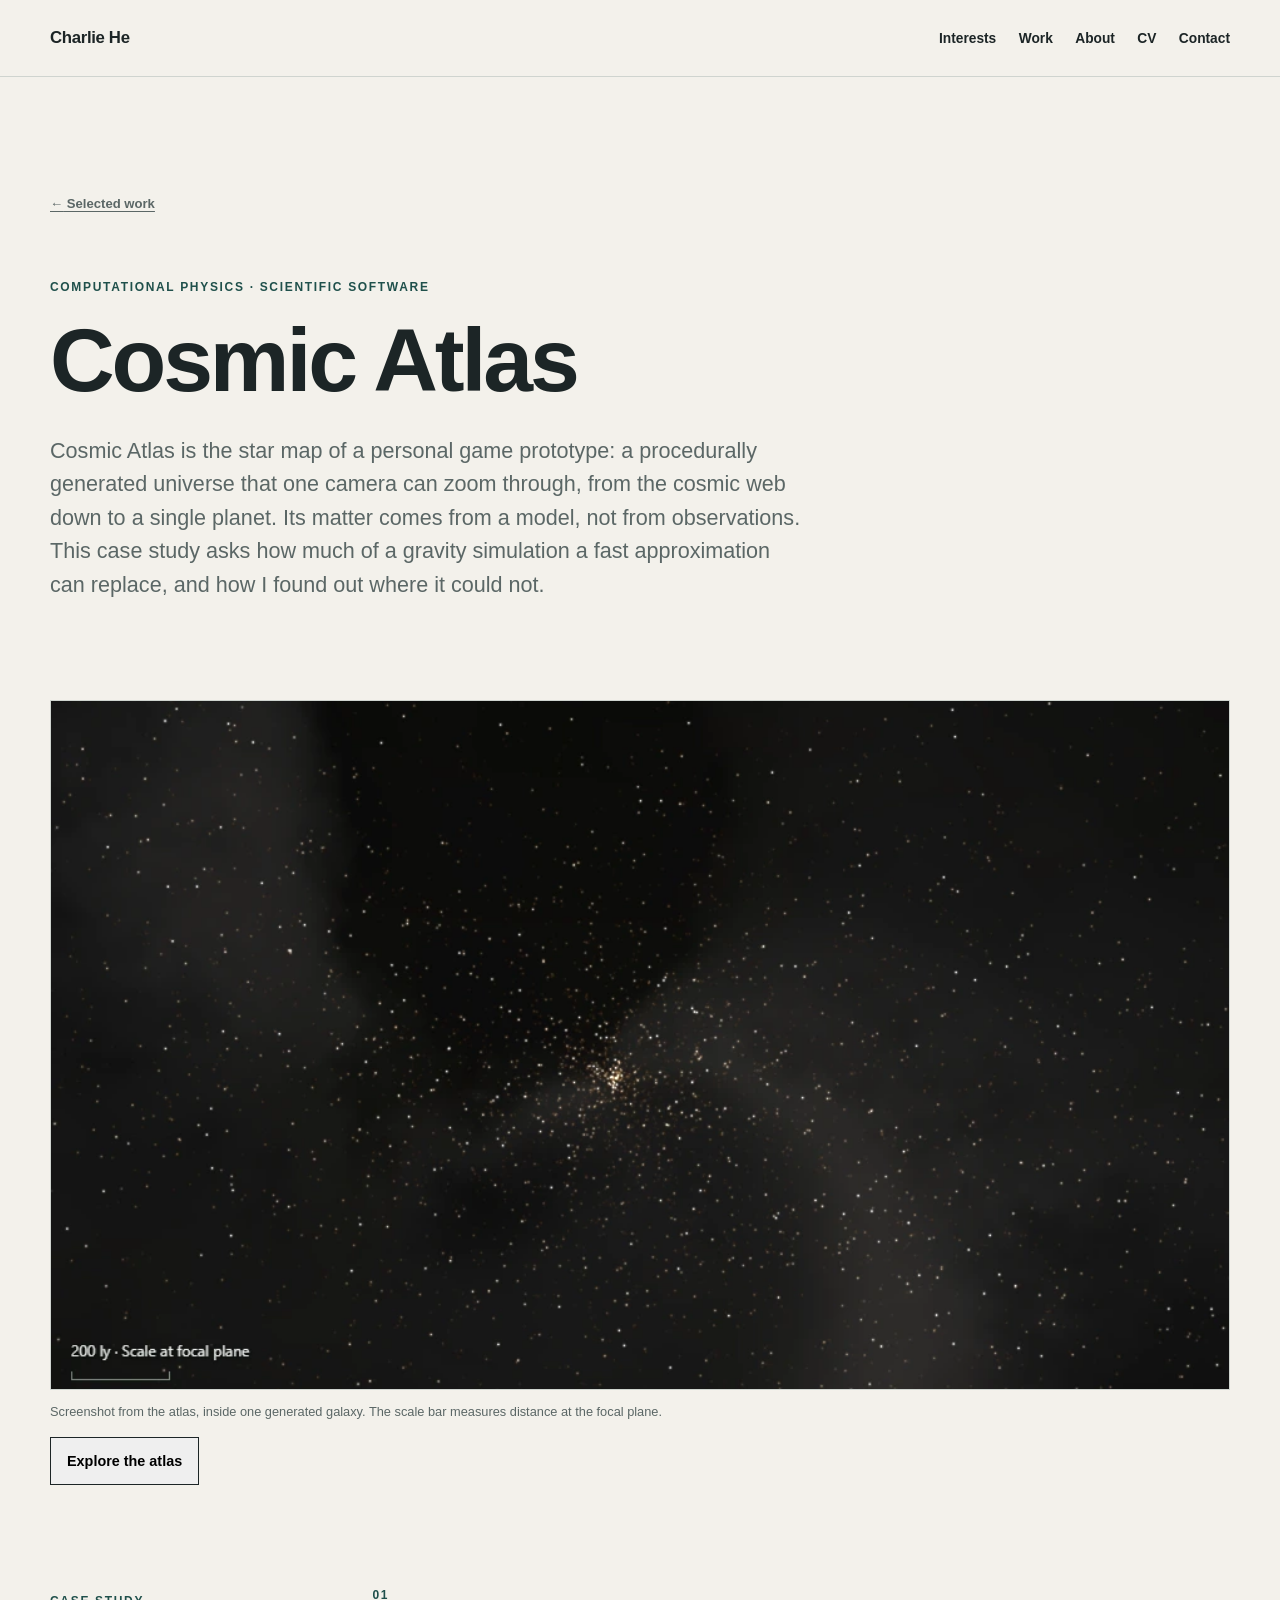
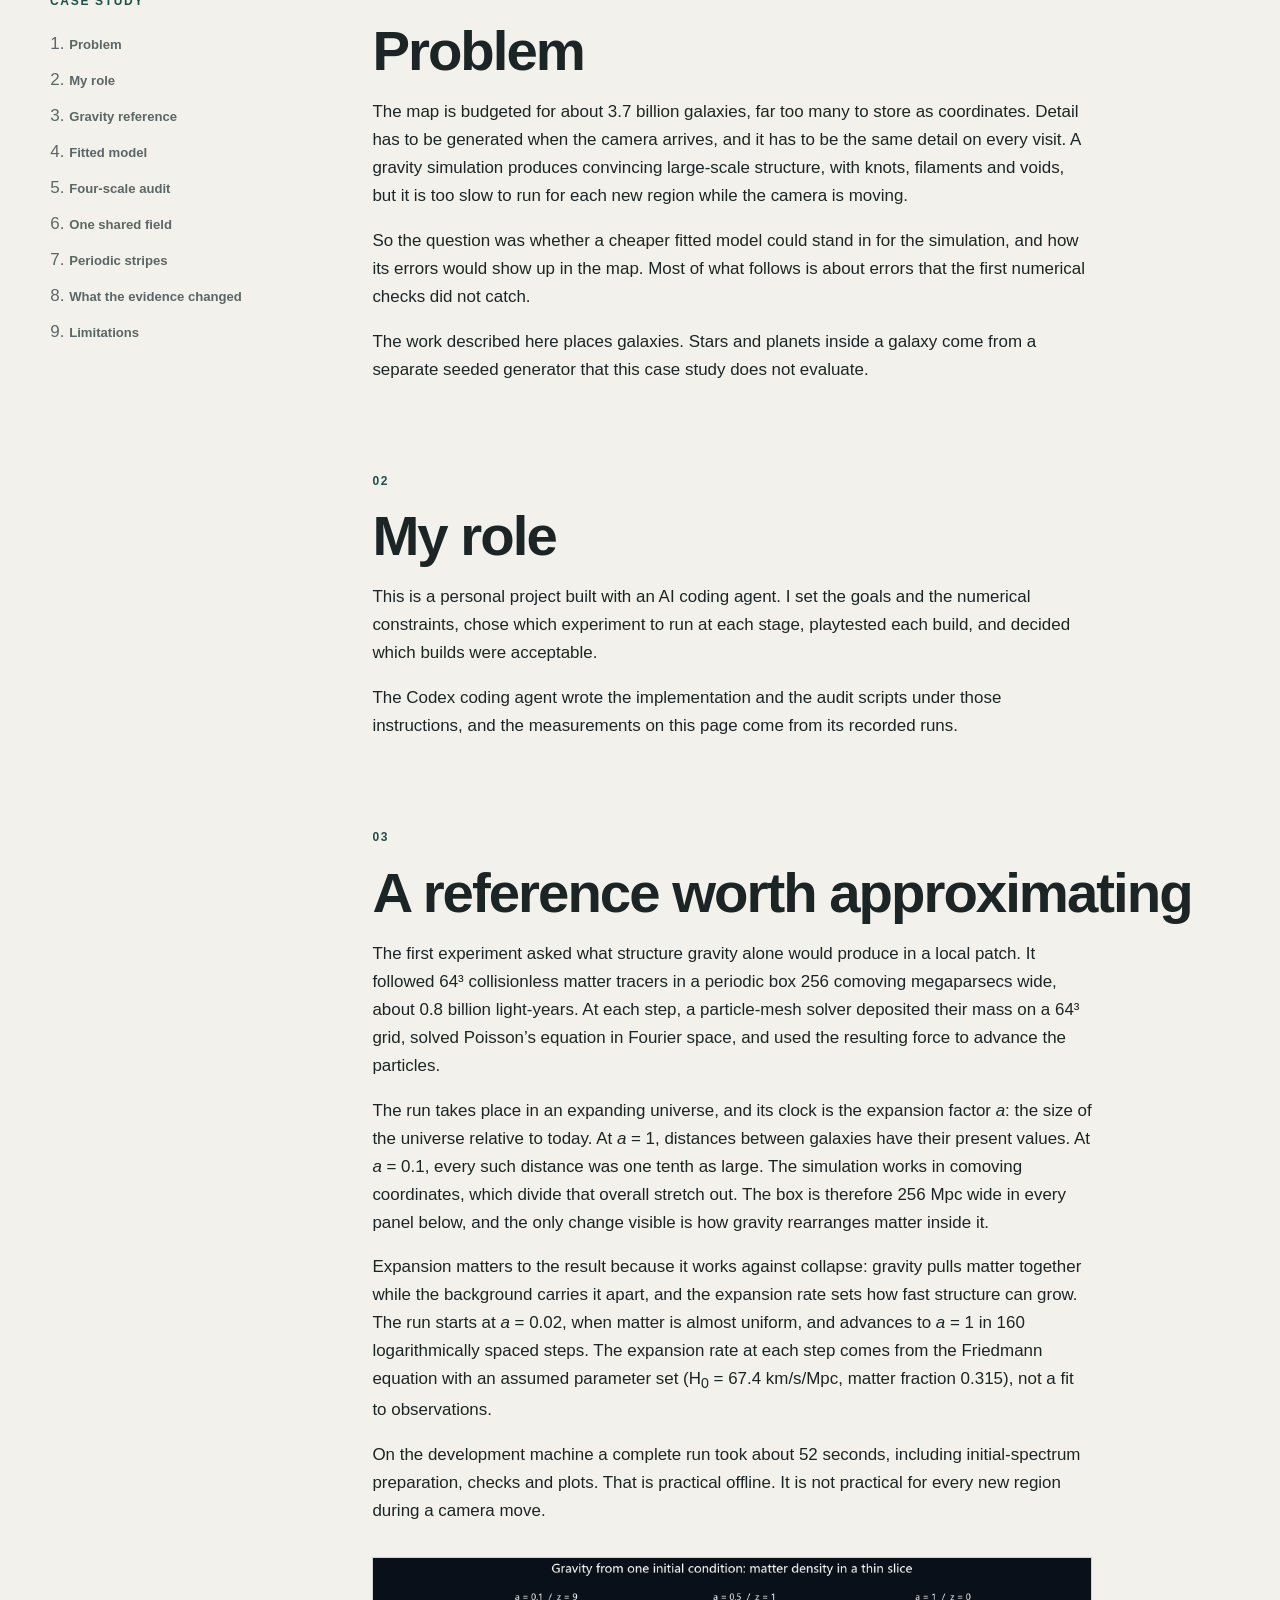
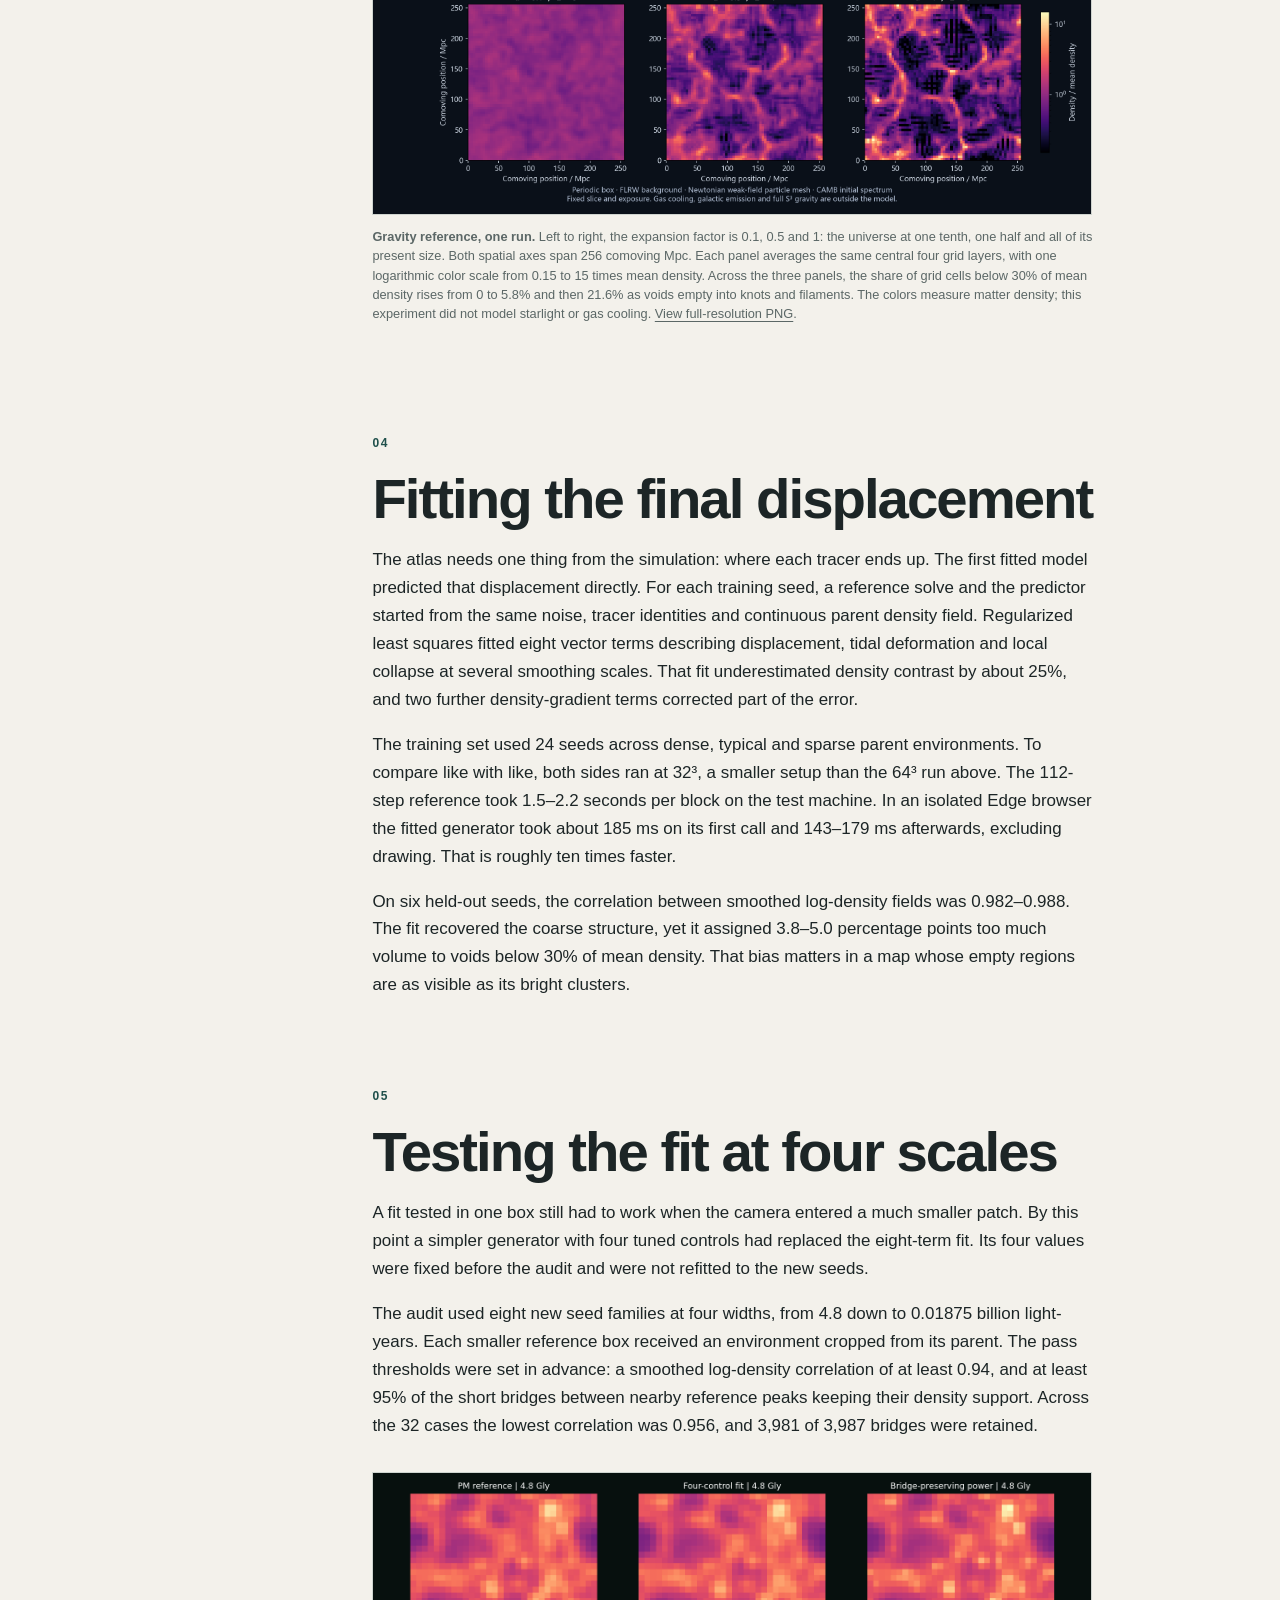
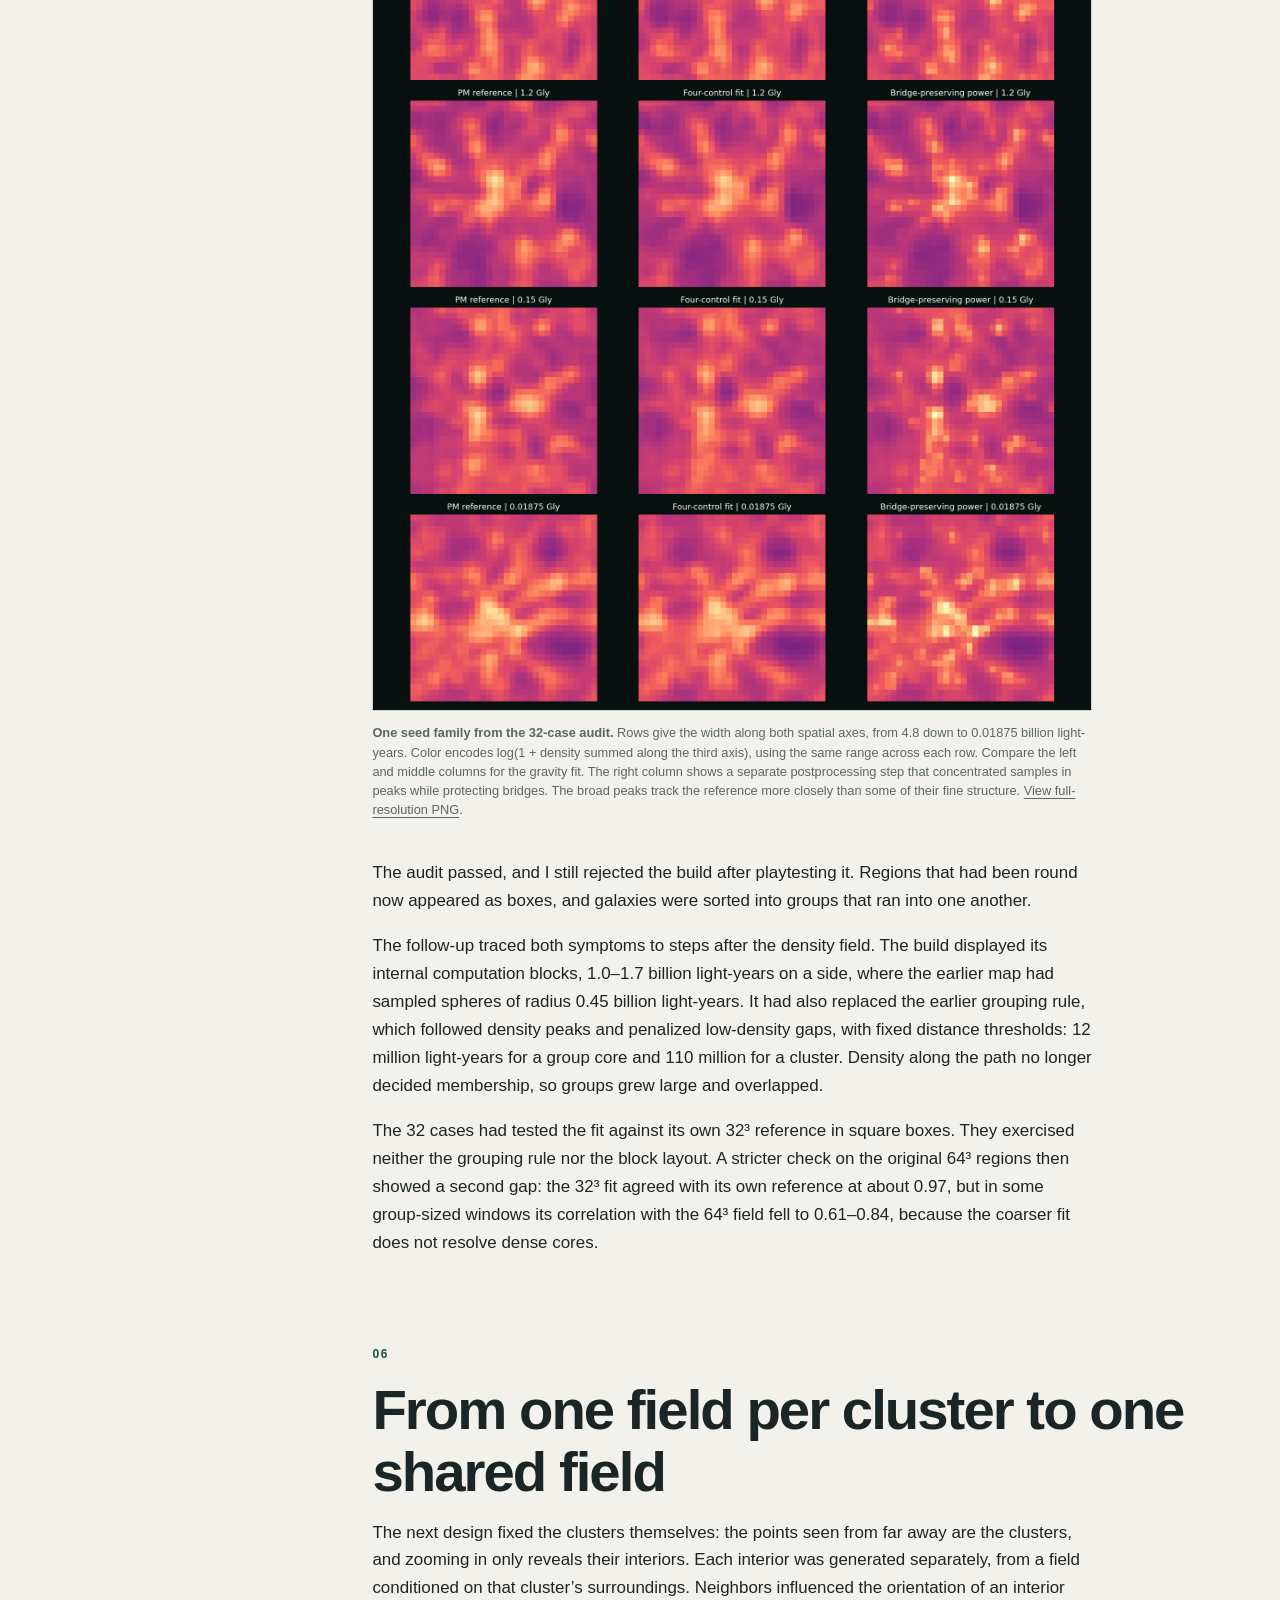
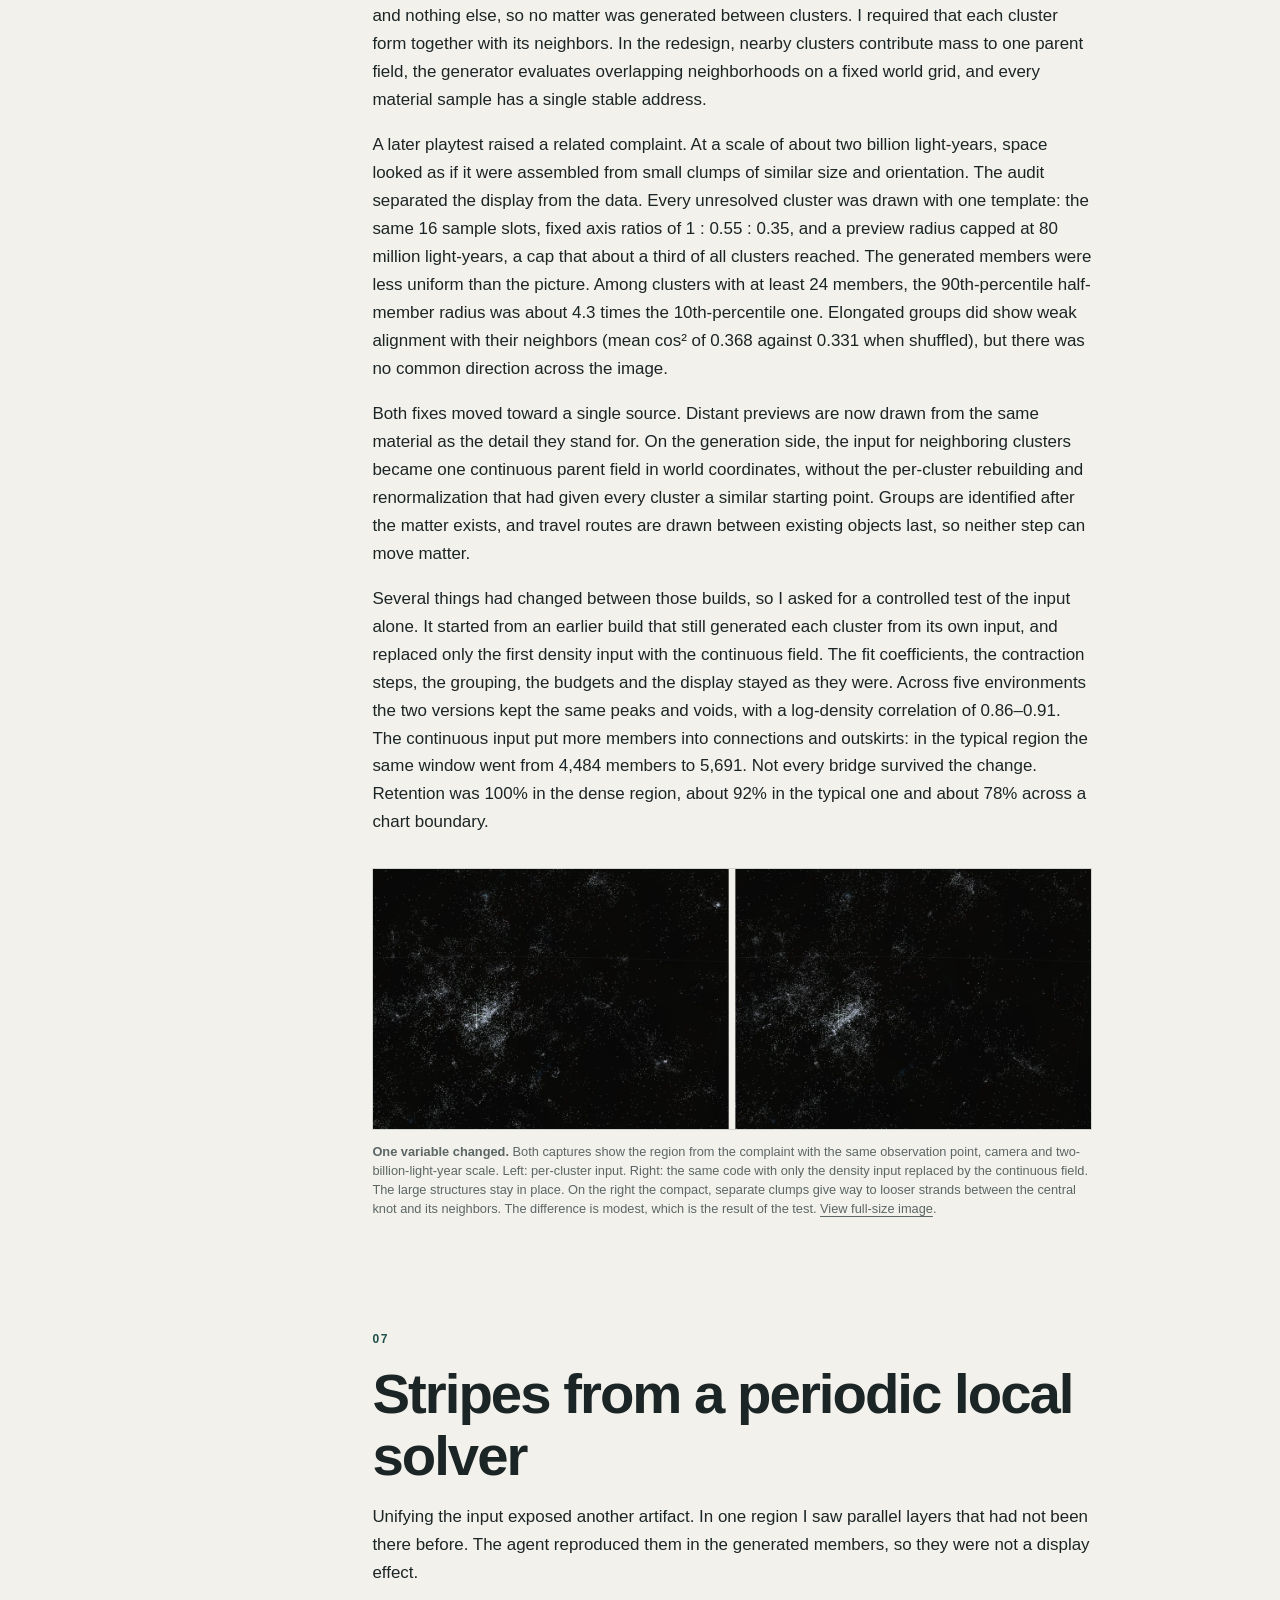
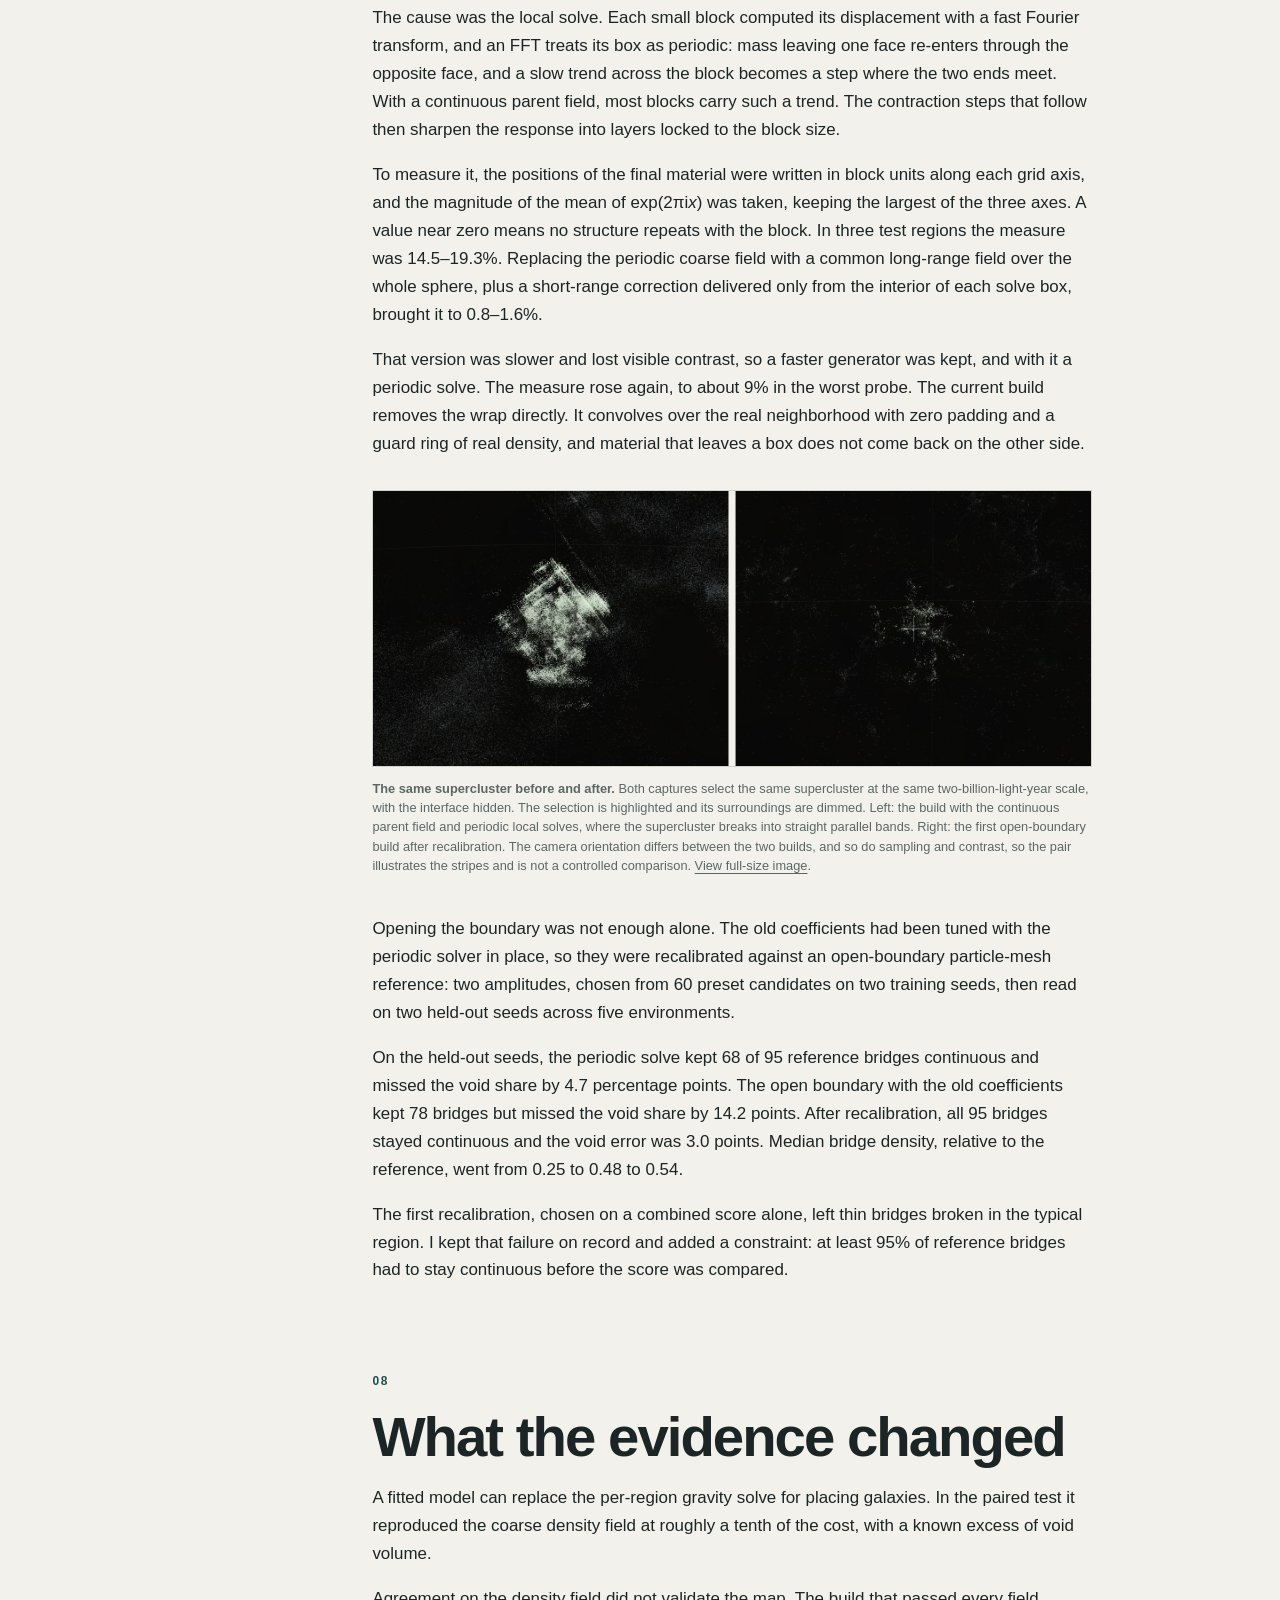
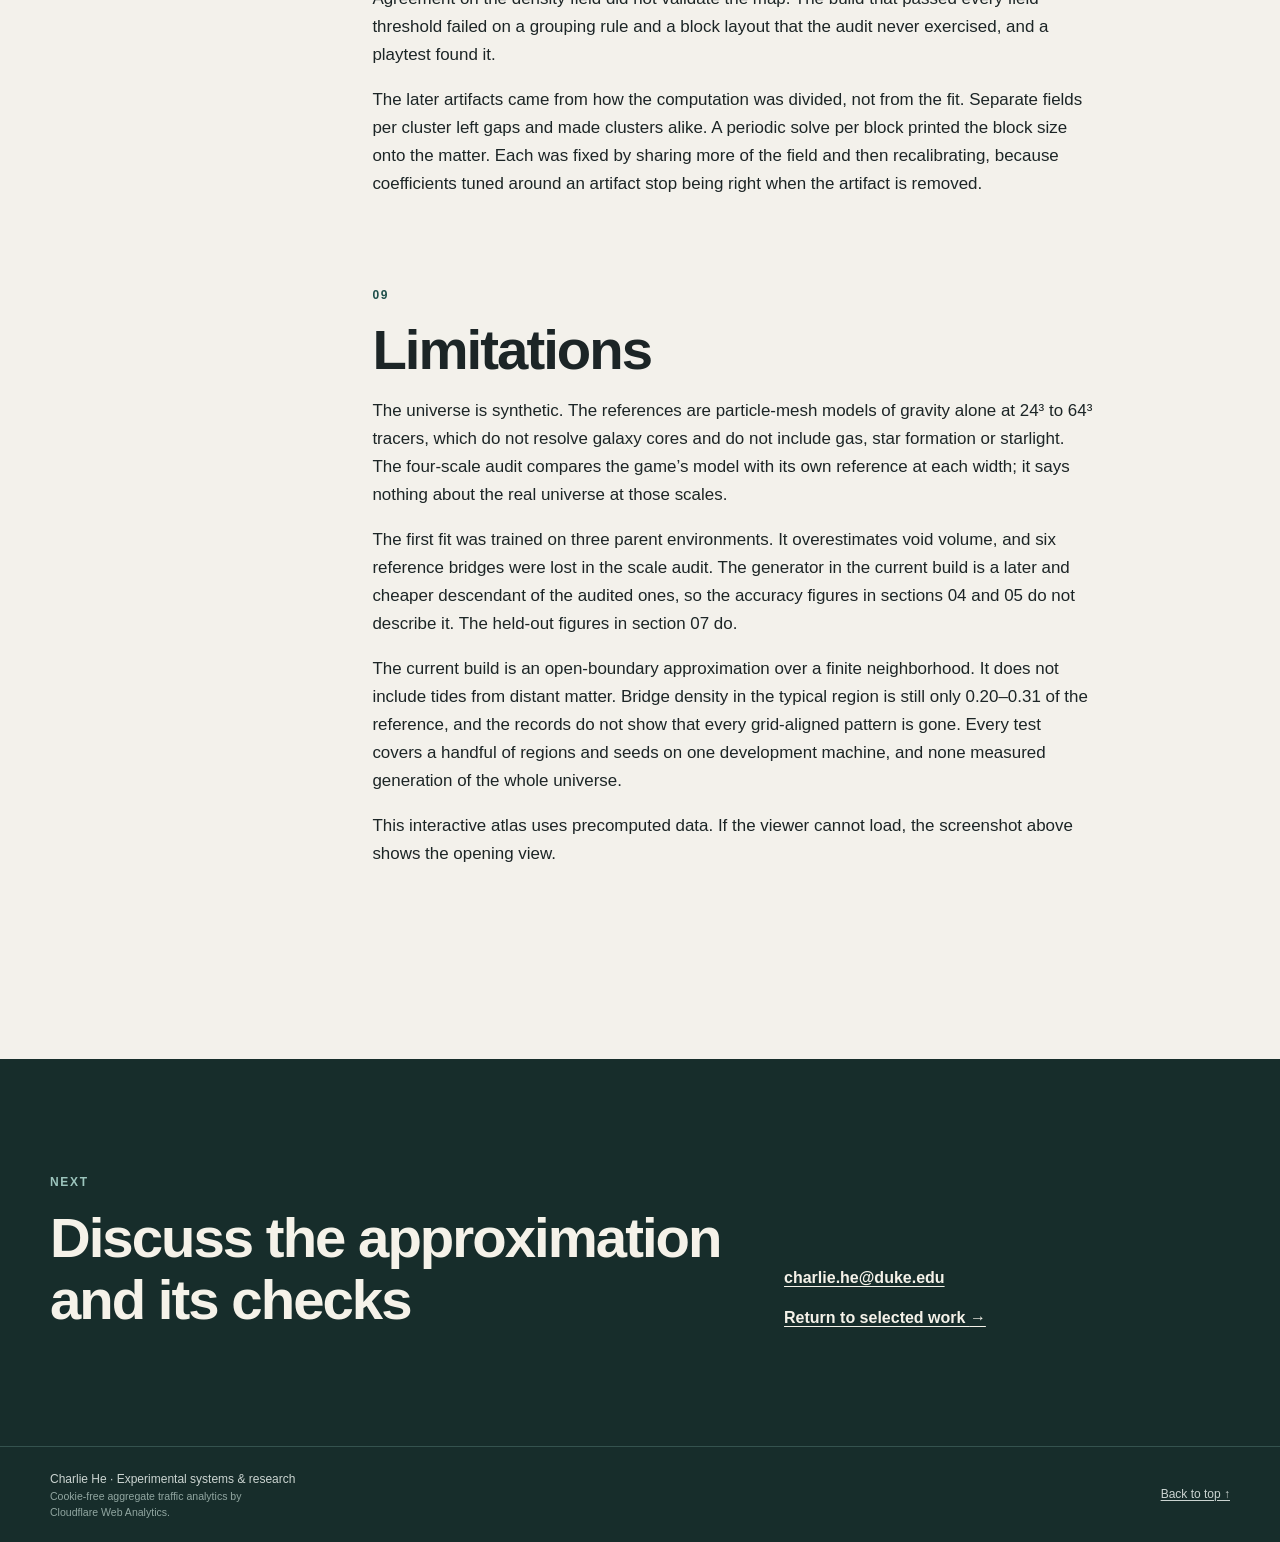
<file: projects/cosmic-atlas/index.html>
<!doctype html>
<html lang="en">
  <head>
    <meta charset="utf-8"><link rel="icon" href="data:,">
    <meta name="viewport" content="width=device-width, initial-scale=1">
    <meta name="description" content="Cosmic Atlas is the star map of a personal game prototype. This case study covers how a fitted model replaced a gravity simulation, and the artifacts that playtests found after the numerical checks had passed.">
    <meta name="theme-color" content="#f3f1eb">
    <title>Cosmic Atlas | Charlie He</title>
    <link rel="stylesheet" href="../../styles.41dacad4001eb3ff.css">
  <meta name="atlas-runtime" content="../../atlas/?pilot=0&amp;lang=en"></head>
  <body>
    <a class="skip-link" href="#main">Skip to main content</a>
    <header class="site-header">
      <div class="shell header-inner">
        <a class="wordmark" href="../../" aria-label="Charlie He, home">Charlie He</a>
        <nav aria-label="Primary navigation">
          <ul class="nav-list">
            <li><a href="../../#interests">Interests</a></li>
            <li><a href="../../#work">Work</a></li>
            <li><a href="../../#about">About</a></li>
            <li><a href="../../#cv">CV</a></li>
            <li><a href="../../#contact">Contact</a></li>
          </ul>
        </nav>
      </div>
    </header>

    <main id="main">
      <article>
        <header class="case-hero shell">
          <a class="back-link" href="../../#work"><span aria-hidden="true">←</span> Selected work</a>
          <p class="eyebrow">Computational physics · Scientific software</p>
          <h1>Cosmic Atlas</h1>
          <p class="case-lede">Cosmic Atlas is the star map of a personal game prototype: a procedurally generated universe that one camera can zoom through, from the cosmic web down to a single planet. Its matter comes from a model, not from observations. This case study asks how much of a gravity simulation a fast approximation can replace, and how I found out where it could not.</p>
        </header>
        <div class="case-hero-figure shell atlas-project" data-atlas>
          <figure><img src="../../assets/cosmic-atlas-view.webp" alt="A dense field of stars in the atlas with a 200 light-year focal-plane scale" width="940" height="592"><figcaption>Screenshot from the atlas, inside one generated galaxy. The scale bar measures distance at the focal plane.</figcaption></figure>
          <button class="button button-secondary" data-launch hidden type="button">Explore the atlas</button>
          <div class="atlas-frame" data-frame hidden>
              <div class="atlas-controls"><span>H for full sphere · Drag to orbit</span><button class="text-link" data-fullscreen type="button">Full screen</button><button class="text-link" data-close type="button">Close atlas</button></div>
            </div>
        </div>
        <div class="case-layout shell">
          <aside class="case-toc" aria-label="Case study sections"><p class="panel-label">Case study</p><ol>
              <li><a href="#problem">Problem</a></li>
              <li><a href="#role">My role</a></li>
              <li><a href="#reference">Gravity reference</a></li>
              <li><a href="#fit">Fitted model</a></li>
              <li><a href="#scales">Four-scale audit</a></li>
              <li><a href="#shared">One shared field</a></li>
              <li><a href="#boundary">Periodic stripes</a></li>
              <li><a href="#results">What the evidence changed</a></li>
              <li><a href="#limitations">Limitations</a></li>
            </ol></aside>
          <div class="case-content">
            <section class="case-section" id="problem">
              <p class="eyebrow">01</p>
              <h2>Problem</h2>
              <p>The map is budgeted for about 3.7 billion galaxies, far too many to store as coordinates. Detail has to be generated when the camera arrives, and it has to be the same detail on every visit. A gravity simulation produces convincing large-scale structure, with knots, filaments and voids, but it is too slow to run for each new region while the camera is moving.</p>
              <p>So the question was whether a cheaper fitted model could stand in for the simulation, and how its errors would show up in the map. Most of what follows is about errors that the first numerical checks did not catch.</p>
              <p>The work described here places galaxies. Stars and planets inside a galaxy come from a separate seeded generator that this case study does not evaluate.</p>
            </section>
            <section class="case-section" id="role">
              <p class="eyebrow">02</p>
              <h2>My role</h2>
              <p>This is a personal project built with an AI coding agent. I set the goals and the numerical constraints, chose which experiment to run at each stage, playtested each build, and decided which builds were acceptable.</p>
              <p>The Codex coding agent wrote the implementation and the audit scripts under those instructions, and the measurements on this page come from its recorded runs.</p>
            </section>
            <section class="case-section" id="reference">
              <p class="eyebrow">03</p>
              <h2>A reference worth approximating</h2>
              <p>The first experiment asked what structure gravity alone would produce in a local patch. It followed 64³ collisionless matter tracers in a periodic box 256 comoving megaparsecs wide, about 0.8 billion light-years. At each step, a particle-mesh solver deposited their mass on a 64³ grid, solved Poisson’s equation in Fourier space, and used the resulting force to advance the particles.</p>
              <p>The run takes place in an expanding universe, and its clock is the expansion factor <i>a</i>: the size of the universe relative to today. At <i>a</i> = 1, distances between galaxies have their present values. At <i>a</i> = 0.1, every such distance was one tenth as large. The simulation works in comoving coordinates, which divide that overall stretch out. The box is therefore 256 Mpc wide in every panel below, and the only change visible is how gravity rearranges matter inside it.</p>
              <p>Expansion matters to the result because it works against collapse: gravity pulls matter together while the background carries it apart, and the expansion rate sets how fast structure can grow. The run starts at <i>a</i> = 0.02, when matter is almost uniform, and advances to <i>a</i> = 1 in 160 logarithmically spaced steps. The expansion rate at each step comes from the Friedmann equation with an assumed parameter set (H<sub>0</sub> = 67.4 km/s/Mpc, matter fraction 0.315), not a fit to observations.</p>
              <p>On the development machine a complete run took about 52 seconds, including initial-spectrum preparation, checks and plots. That is practical offline. It is not practical for every new region during a camera move.</p>
              <figure class="case-figure"><button class="figure-open" type="button" aria-label="Enlarge the gravity evolution figure"><img src="../../assets/atlas-gravity-evolution-en-9bdb444b.png" width="2100" height="750" loading="lazy" alt="Three matched slices evolve from a nearly uniform field into bright knots and dark voids."></button><figcaption><strong>Gravity reference, one run.</strong> Left to right, the expansion factor is 0.1, 0.5 and 1: the universe at one tenth, one half and all of its present size. Both spatial axes span 256 comoving Mpc. Each panel averages the same central four grid layers, with one logarithmic color scale from 0.15 to 15 times mean density. Across the three panels, the share of grid cells below 30% of mean density rises from 0 to 5.8% and then 21.6% as voids empty into knots and filaments. The colors measure matter density; this experiment did not model starlight or gas cooling. <a href="../../assets/atlas-gravity-evolution-en-9bdb444b.png">View full-resolution PNG</a>.</figcaption></figure>
            </section>
            <section class="case-section" id="fit">
              <p class="eyebrow">04</p>
              <h2>Fitting the final displacement</h2>
              <p>The atlas needs one thing from the simulation: where each tracer ends up. The first fitted model predicted that displacement directly. For each training seed, a reference solve and the predictor started from the same noise, tracer identities and continuous parent density field. Regularized least squares fitted eight vector terms describing displacement, tidal deformation and local collapse at several smoothing scales. That fit underestimated density contrast by about 25%, and two further density-gradient terms corrected part of the error.</p>
              <p>The training set used 24 seeds across dense, typical and sparse parent environments. To compare like with like, both sides ran at 32³, a smaller setup than the 64³ run above. The 112-step reference took 1.5–2.2 seconds per block on the test machine. In an isolated Edge browser the fitted generator took about 185 ms on its first call and 143–179 ms afterwards, excluding drawing. That is roughly ten times faster.</p>
              <p>On six held-out seeds, the correlation between smoothed log-density fields was 0.982–0.988. The fit recovered the coarse structure, yet it assigned 3.8–5.0 percentage points too much volume to voids below 30% of mean density. That bias matters in a map whose empty regions are as visible as its bright clusters.</p>
            </section>
            <section class="case-section" id="scales">
              <p class="eyebrow">05</p>
              <h2>Testing the fit at four scales</h2>
              <p>A fit tested in one box still had to work when the camera entered a much smaller patch. By this point a simpler generator with four tuned controls had replaced the eight-term fit. Its four values were fixed before the audit and were not refitted to the new seeds.</p>
              <p>The audit used eight new seed families at four widths, from 4.8 down to 0.01875 billion light-years. Each smaller reference box received an environment cropped from its parent. The pass thresholds were set in advance: a smoothed log-density correlation of at least 0.94, and at least 95% of the short bridges between nearby reference peaks keeping their density support. Across the 32 cases the lowest correlation was 0.956, and 3,981 of 3,987 bridges were retained.</p>
              <figure class="case-figure"><button class="figure-open" type="button" aria-label="Enlarge the four-scale comparison"><img src="../../assets/atlas-fit-comparison-en-44408954.png" width="1560" height="1820" loading="lazy" alt="Four rows compare the reference density, fitted density and sampling field in successively smaller patches."></button><figcaption><strong>One seed family from the 32-case audit.</strong> Rows give the width along both spatial axes, from 4.8 down to 0.01875 billion light-years. Color encodes log(1 + density summed along the third axis), using the same range across each row. Compare the left and middle columns for the gravity fit. The right column shows a separate postprocessing step that concentrated samples in peaks while protecting bridges. The broad peaks track the reference more closely than some of their fine structure. <a href="../../assets/atlas-fit-comparison-en-44408954.png">View full-resolution PNG</a>.</figcaption></figure>
              <p>The audit passed, and I still rejected the build after playtesting it. Regions that had been round now appeared as boxes, and galaxies were sorted into groups that ran into one another.</p>
              <p>The follow-up traced both symptoms to steps after the density field. The build displayed its internal computation blocks, 1.0–1.7 billion light-years on a side, where the earlier map had sampled spheres of radius 0.45 billion light-years. It had also replaced the earlier grouping rule, which followed density peaks and penalized low-density gaps, with fixed distance thresholds: 12 million light-years for a group core and 110 million for a cluster. Density along the path no longer decided membership, so groups grew large and overlapped.</p>
              <p>The 32 cases had tested the fit against its own 32³ reference in square boxes. They exercised neither the grouping rule nor the block layout. A stricter check on the original 64³ regions then showed a second gap: the 32³ fit agreed with its own reference at about 0.97, but in some group-sized windows its correlation with the 64³ field fell to 0.61–0.84, because the coarser fit does not resolve dense cores.</p>
            </section>
            <section class="case-section" id="shared">
              <p class="eyebrow">06</p>
              <h2>From one field per cluster to one shared field</h2>
              <p>The next design fixed the clusters themselves: the points seen from far away are the clusters, and zooming in only reveals their interiors. Each interior was generated separately, from a field conditioned on that cluster’s surroundings. Neighbors influenced the orientation of an interior and nothing else, so no matter was generated between clusters. I required that each cluster form together with its neighbors. In the redesign, nearby clusters contribute mass to one parent field, the generator evaluates overlapping neighborhoods on a fixed world grid, and every material sample has a single stable address.</p>
              <p>A later playtest raised a related complaint. At a scale of about two billion light-years, space looked as if it were assembled from small clumps of similar size and orientation. The audit separated the display from the data. Every unresolved cluster was drawn with one template: the same 16 sample slots, fixed axis ratios of 1 : 0.55 : 0.35, and a preview radius capped at 80 million light-years, a cap that about a third of all clusters reached. The generated members were less uniform than the picture. Among clusters with at least 24 members, the 90th-percentile half-member radius was about 4.3 times the 10th-percentile one. Elongated groups did show weak alignment with their neighbors (mean cos² of 0.368 against 0.331 when shuffled), but there was no common direction across the image.</p>
              <p>Both fixes moved toward a single source. Distant previews are now drawn from the same material as the detail they stand for. On the generation side, the input for neighboring clusters became one continuous parent field in world coordinates, without the per-cluster rebuilding and renormalization that had given every cluster a similar starting point. Groups are identified after the matter exists, and travel routes are drawn between existing objects last, so neither step can move matter.</p>
              <p>Several things had changed between those builds, so I asked for a controlled test of the input alone. It started from an earlier build that still generated each cluster from its own input, and replaced only the first density input with the continuous field. The fit coefficients, the contraction steps, the grouping, the budgets and the display stayed as they were. Across five environments the two versions kept the same peaks and voids, with a log-density correlation of 0.86–0.91. The continuous input put more members into connections and outskirts: in the typical region the same window went from 4,484 members to 5,691. Not every bridge survived the change. Retention was 100% in the dense region, about 92% in the typical one and about 78% across a chart boundary.</p>
              <figure class="case-figure"><button class="figure-open" type="button" aria-label="Enlarge the controlled comparison of per-cluster and continuous input"><img src="../../assets/atlas-shared-field.webp" width="1716" height="620" loading="lazy" alt="Two views of the same region. Left: compact separate clumps around a central knot. Right: the same knot with looser strands linking it to its neighbors."></button><figcaption><strong>One variable changed.</strong> Both captures show the region from the complaint with the same observation point, camera and two-billion-light-year scale. Left: per-cluster input. Right: the same code with only the density input replaced by the continuous field. The large structures stay in place. On the right the compact, separate clumps give way to looser strands between the central knot and its neighbors. The difference is modest, which is the result of the test. <a href="../../assets/atlas-shared-field.webp">View full-size image</a>.</figcaption></figure>
            </section>
            <section class="case-section" id="boundary">
              <p class="eyebrow">07</p>
              <h2>Stripes from a periodic local solver</h2>
              <p>Unifying the input exposed another artifact. In one region I saw parallel layers that had not been there before. The agent reproduced them in the generated members, so they were not a display effect.</p>
              <p>The cause was the local solve. Each small block computed its displacement with a fast Fourier transform, and an FFT treats its box as periodic: mass leaving one face re-enters through the opposite face, and a slow trend across the block becomes a step where the two ends meet. With a continuous parent field, most blocks carry such a trend. The contraction steps that follow then sharpen the response into layers locked to the block size.</p>
              <p>To measure it, the positions of the final material were written in block units along each grid axis, and the magnitude of the mean of exp(2πi<i>x</i>) was taken, keeping the largest of the three axes. A value near zero means no structure repeats with the block. In three test regions the measure was 14.5–19.3%. Replacing the periodic coarse field with a common long-range field over the whole sphere, plus a short-range correction delivered only from the interior of each solve box, brought it to 0.8–1.6%.</p>
              <p>That version was slower and lost visible contrast, so a faster generator was kept, and with it a periodic solve. The measure rose again, to about 9% in the worst probe. The current build removes the wrap directly. It convolves over the real neighborhood with zero padding and a guard ring of real density, and material that leaves a box does not come back on the other side.</p>
              <figure class="case-figure"><button class="figure-open" type="button" aria-label="Enlarge the before and after comparison of the striped region"><img src="../../assets/atlas-periodic-stripes.webp" width="1616" height="620" loading="lazy" alt="Left: a supercluster drawn as a blocky patch crossed by straight parallel bands. Right: the same supercluster as a small irregular knot with thin strands."></button><figcaption><strong>The same supercluster before and after.</strong> Both captures select the same supercluster at the same two-billion-light-year scale, with the interface hidden. The selection is highlighted and its surroundings are dimmed. Left: the build with the continuous parent field and periodic local solves, where the supercluster breaks into straight parallel bands. Right: the first open-boundary build after recalibration. The camera orientation differs between the two builds, and so do sampling and contrast, so the pair illustrates the stripes and is not a controlled comparison. <a href="../../assets/atlas-periodic-stripes.webp">View full-size image</a>.</figcaption></figure>
              <p>Opening the boundary was not enough alone. The old coefficients had been tuned with the periodic solver in place, so they were recalibrated against an open-boundary particle-mesh reference: two amplitudes, chosen from 60 preset candidates on two training seeds, then read on two held-out seeds across five environments.</p>
              <p>On the held-out seeds, the periodic solve kept 68 of 95 reference bridges continuous and missed the void share by 4.7 percentage points. The open boundary with the old coefficients kept 78 bridges but missed the void share by 14.2 points. After recalibration, all 95 bridges stayed continuous and the void error was 3.0 points. Median bridge density, relative to the reference, went from 0.25 to 0.48 to 0.54.</p>
              <p>The first recalibration, chosen on a combined score alone, left thin bridges broken in the typical region. I kept that failure on record and added a constraint: at least 95% of reference bridges had to stay continuous before the score was compared.</p>
            </section>
            <section class="case-section" id="results">
              <p class="eyebrow">08</p>
              <h2>What the evidence changed</h2>
              <p>A fitted model can replace the per-region gravity solve for placing galaxies. In the paired test it reproduced the coarse density field at roughly a tenth of the cost, with a known excess of void volume.</p>
              <p>Agreement on the density field did not validate the map. The build that passed every field threshold failed on a grouping rule and a block layout that the audit never exercised, and a playtest found it.</p>
              <p>The later artifacts came from how the computation was divided, not from the fit. Separate fields per cluster left gaps and made clusters alike. A periodic solve per block printed the block size onto the matter. Each was fixed by sharing more of the field and then recalibrating, because coefficients tuned around an artifact stop being right when the artifact is removed.</p>
            </section>
            <section class="case-section" id="limitations">
              <p class="eyebrow">09</p>
              <h2>Limitations</h2>
              <p>The universe is synthetic. The references are particle-mesh models of gravity alone at 24³ to 64³ tracers, which do not resolve galaxy cores and do not include gas, star formation or starlight. The four-scale audit compares the game’s model with its own reference at each width; it says nothing about the real universe at those scales.</p>
              <p>The first fit was trained on three parent environments. It overestimates void volume, and six reference bridges were lost in the scale audit. The generator in the current build is a later and cheaper descendant of the audited ones, so the accuracy figures in sections 04 and 05 do not describe it. The held-out figures in section 07 do.</p>
              <p>The current build is an open-boundary approximation over a finite neighborhood. It does not include tides from distant matter. Bridge density in the typical region is still only 0.20–0.31 of the reference, and the records do not show that every grid-aligned pattern is gone. Every test covers a handful of regions and seeds on one development machine, and none measured generation of the whole universe.</p>
              <p>This interactive atlas uses precomputed data. If the viewer cannot load, the screenshot above shows the opening view.</p>
            </section>
          </div>
        </div>
      </article>

      <section class="section contact-section" aria-labelledby="next-title">
        <div class="shell contact-grid">
          <div>
            <p class="eyebrow">Next</p>
            <h2 id="next-title">Discuss the approximation and its checks</h2>
          </div>
          <div class="contact-links">
            <a href="mailto:charlie.he@duke.edu">charlie.he@duke.edu</a>
            <a href="../../#work">Return to selected work <span aria-hidden="true">→</span></a>
          </div>
        </div>
      </section>
    </main>
    <footer class="site-footer">
      <div class="shell footer-inner">
        <div>
          <p>Charlie He · Experimental systems &amp; research</p>
          <p class="visitor-counter-note">Cookie-free aggregate traffic analytics by Cloudflare Web Analytics.</p>
        </div>
        <a href="#main">Back to top <span aria-hidden="true">↑</span></a>
      </div>
    </footer>
    <dialog id="image-lightbox" class="image-lightbox" aria-label="Full-resolution project figure">
        <div class="lightbox-panel">
          <button id="lightbox-close" class="lightbox-close" type="button" aria-label="Close full-resolution figure">×</button>
          <figure class="lightbox-figure">
            <img id="lightbox-image" class="lightbox-image" alt="Full-resolution project figure" width="1600" height="900">
            <figcaption id="lightbox-caption"></figcaption>
          </figure>
        </div>
      </dialog>
    <script src="../../assets/lightbox.js" defer></script>
    <script src="../../assets/cosmic-atlas.js"></script>
    
  <!-- Cloudflare Web Analytics --><script type='module' src='https://static.cloudflareinsights.com/beacon.min.js' data-cf-beacon='{"token": "c3f1f885fe644bca8942773857639de0"}'></script><!-- End Cloudflare Web Analytics -->
  </body>
</html>
</file>
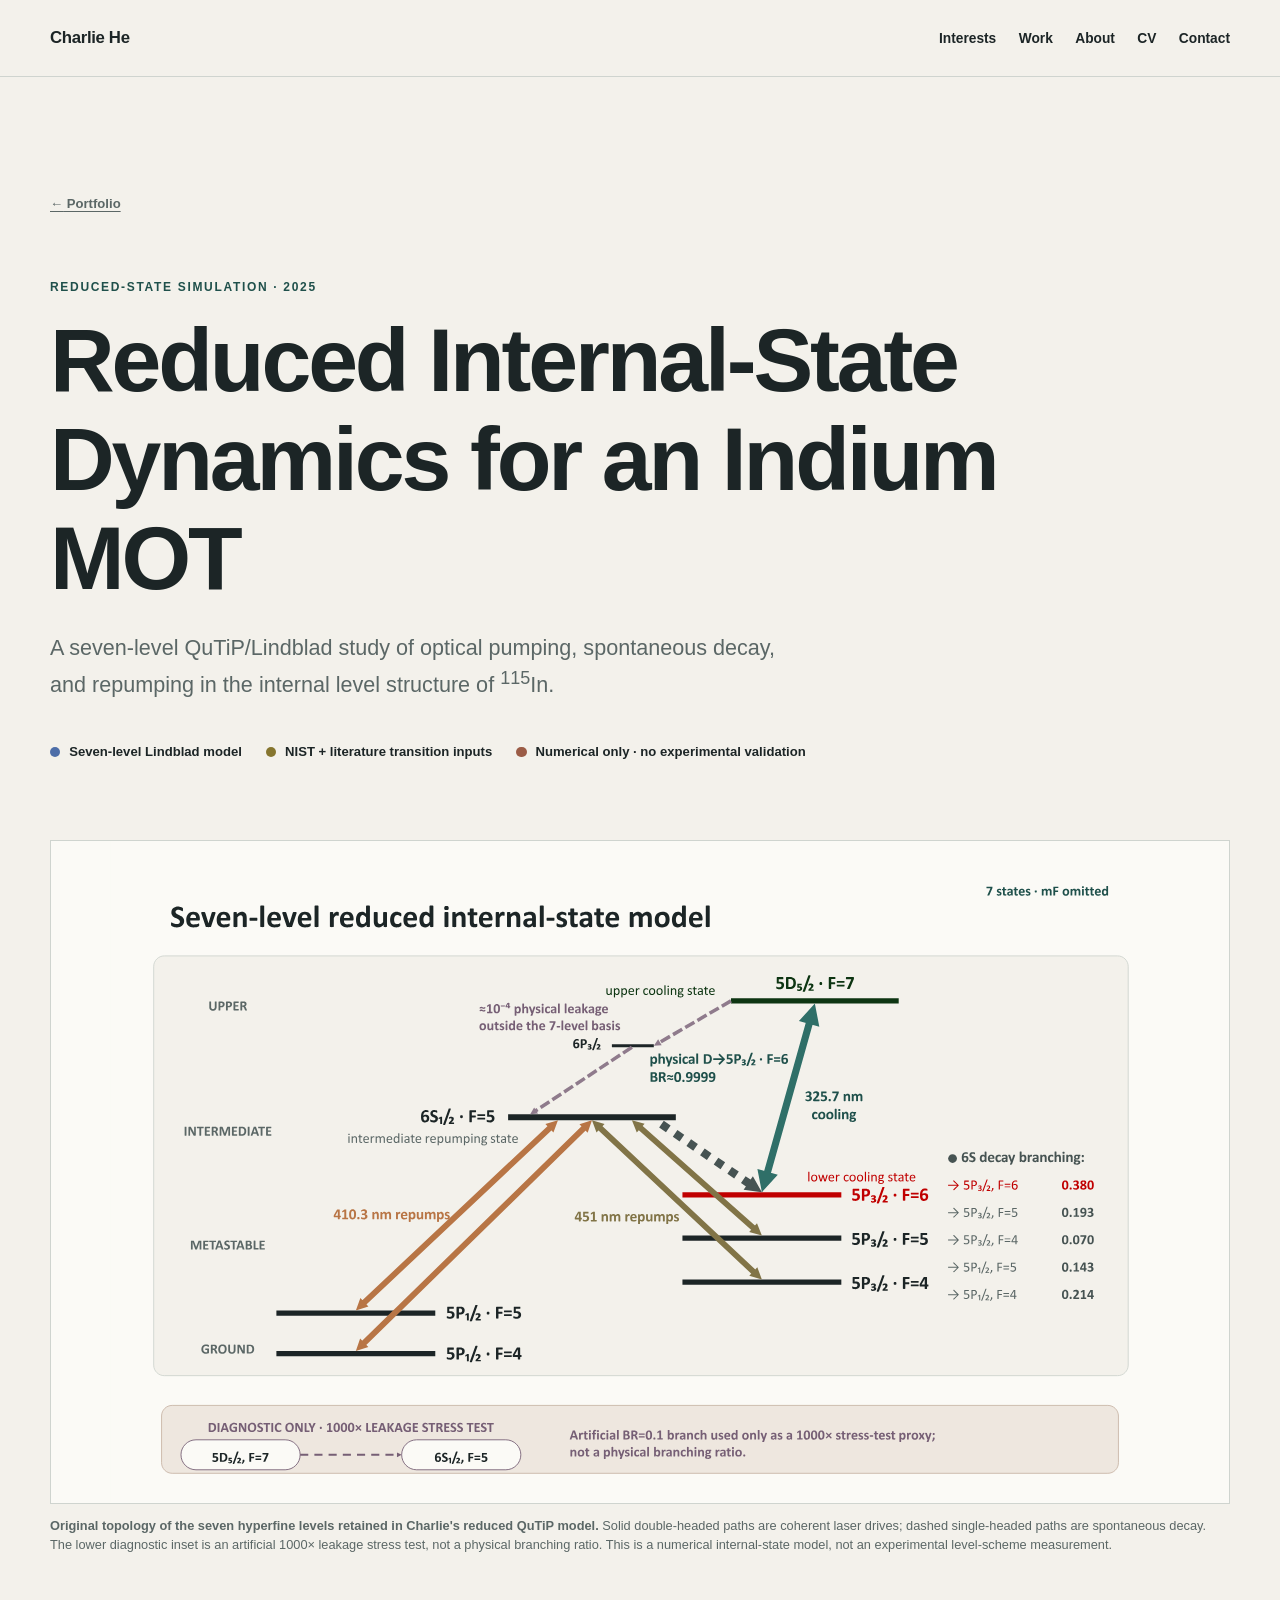
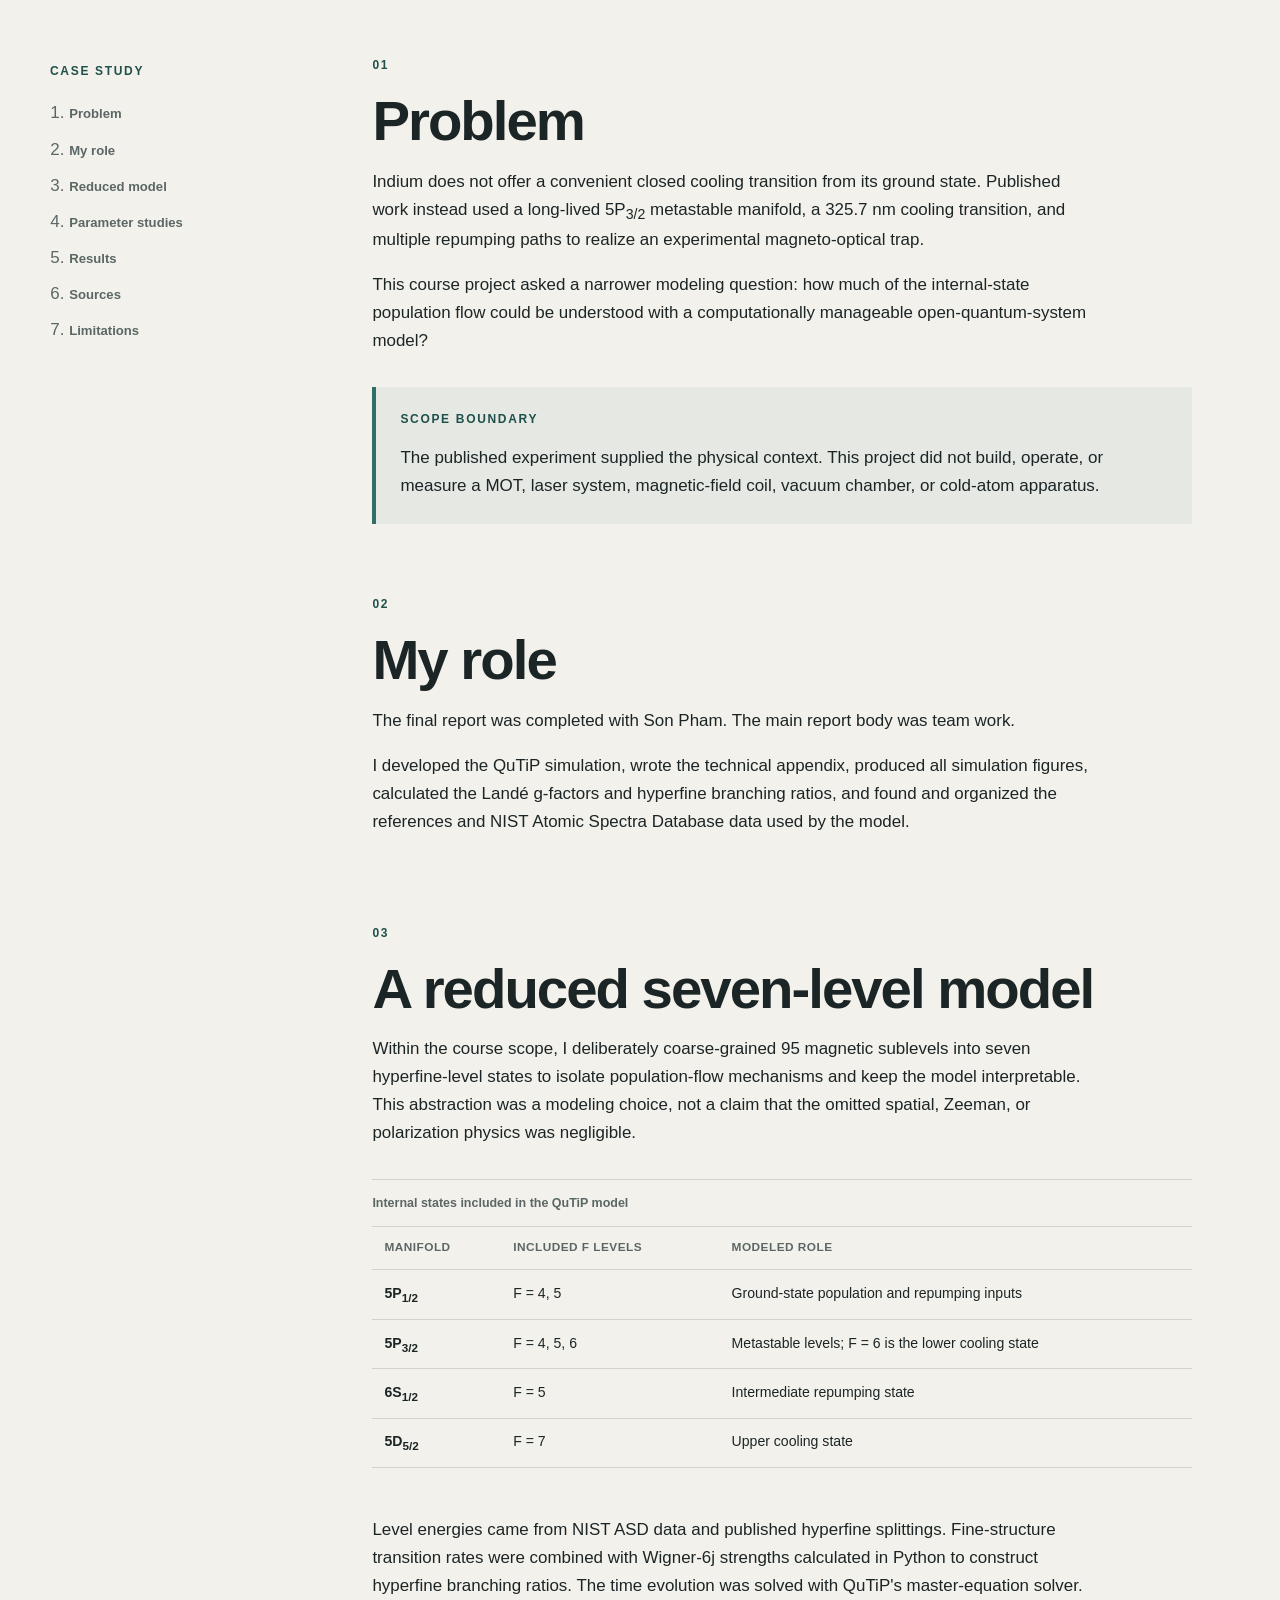
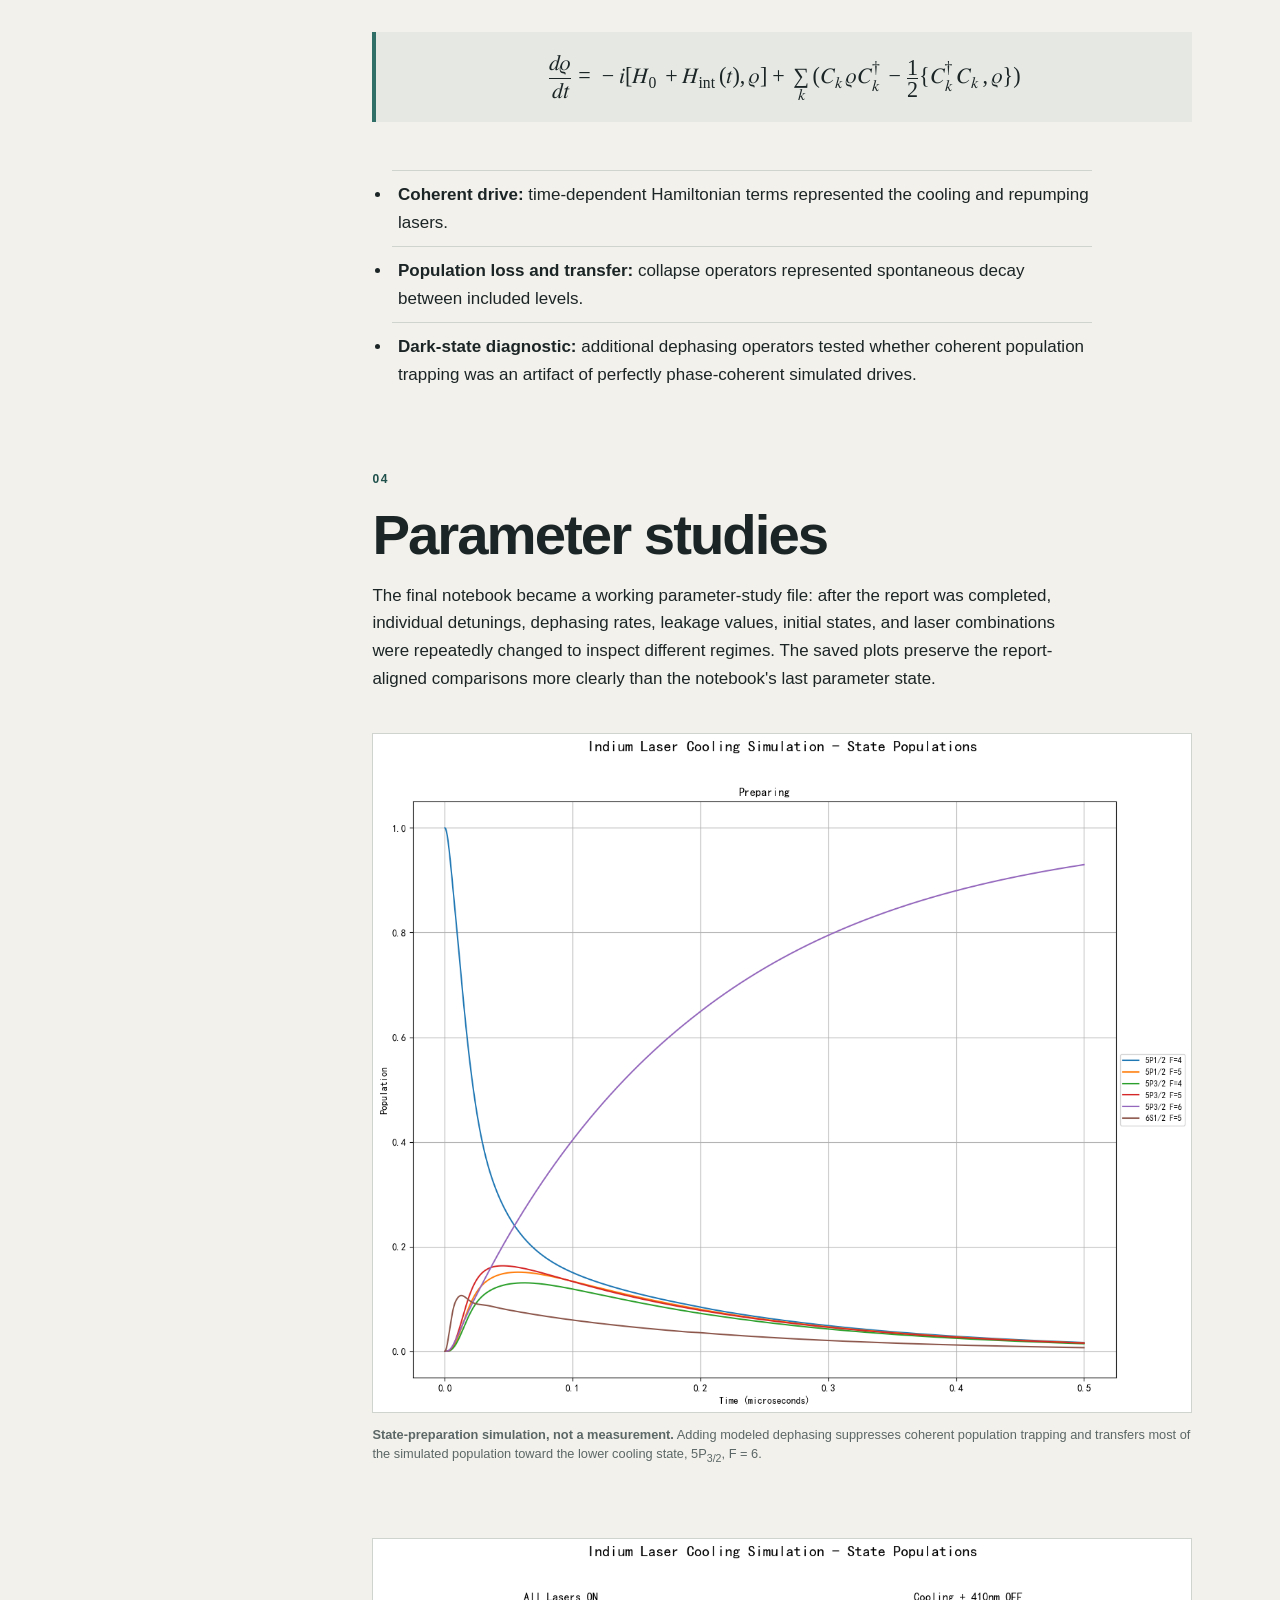
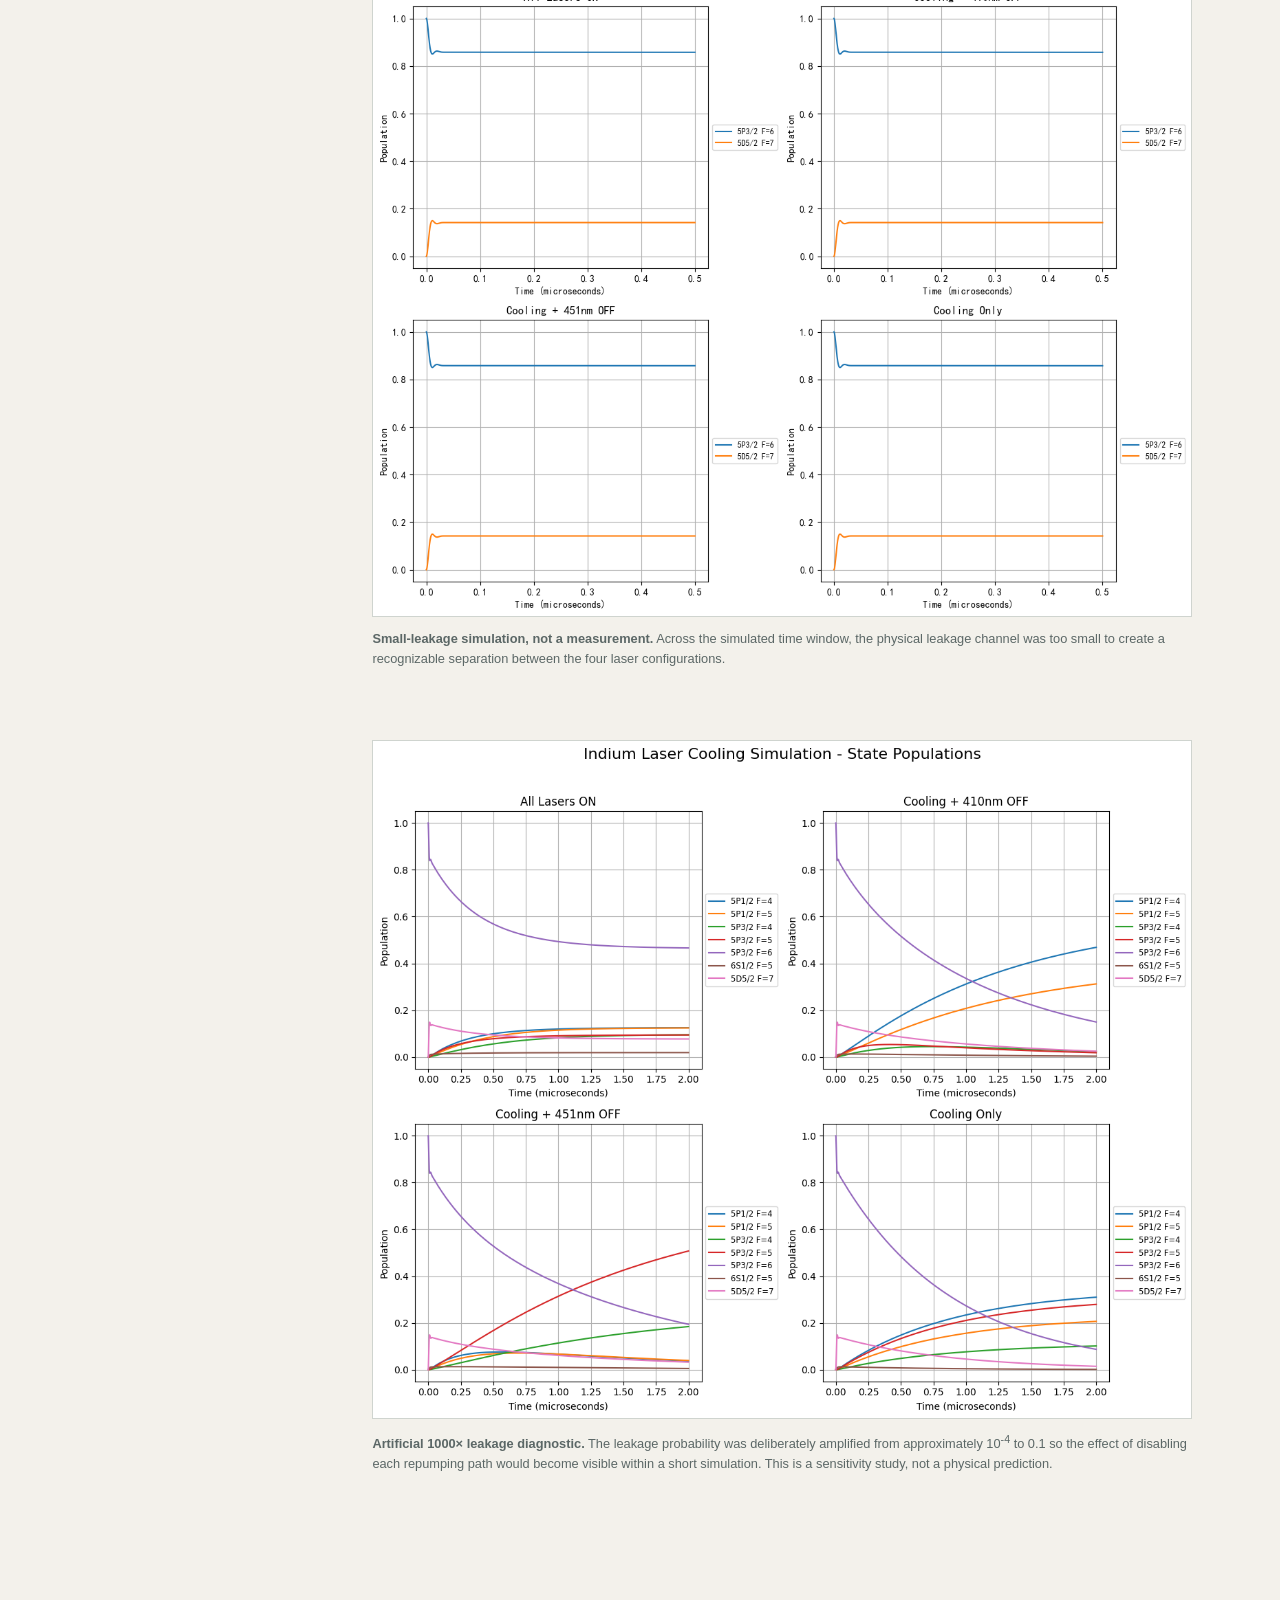
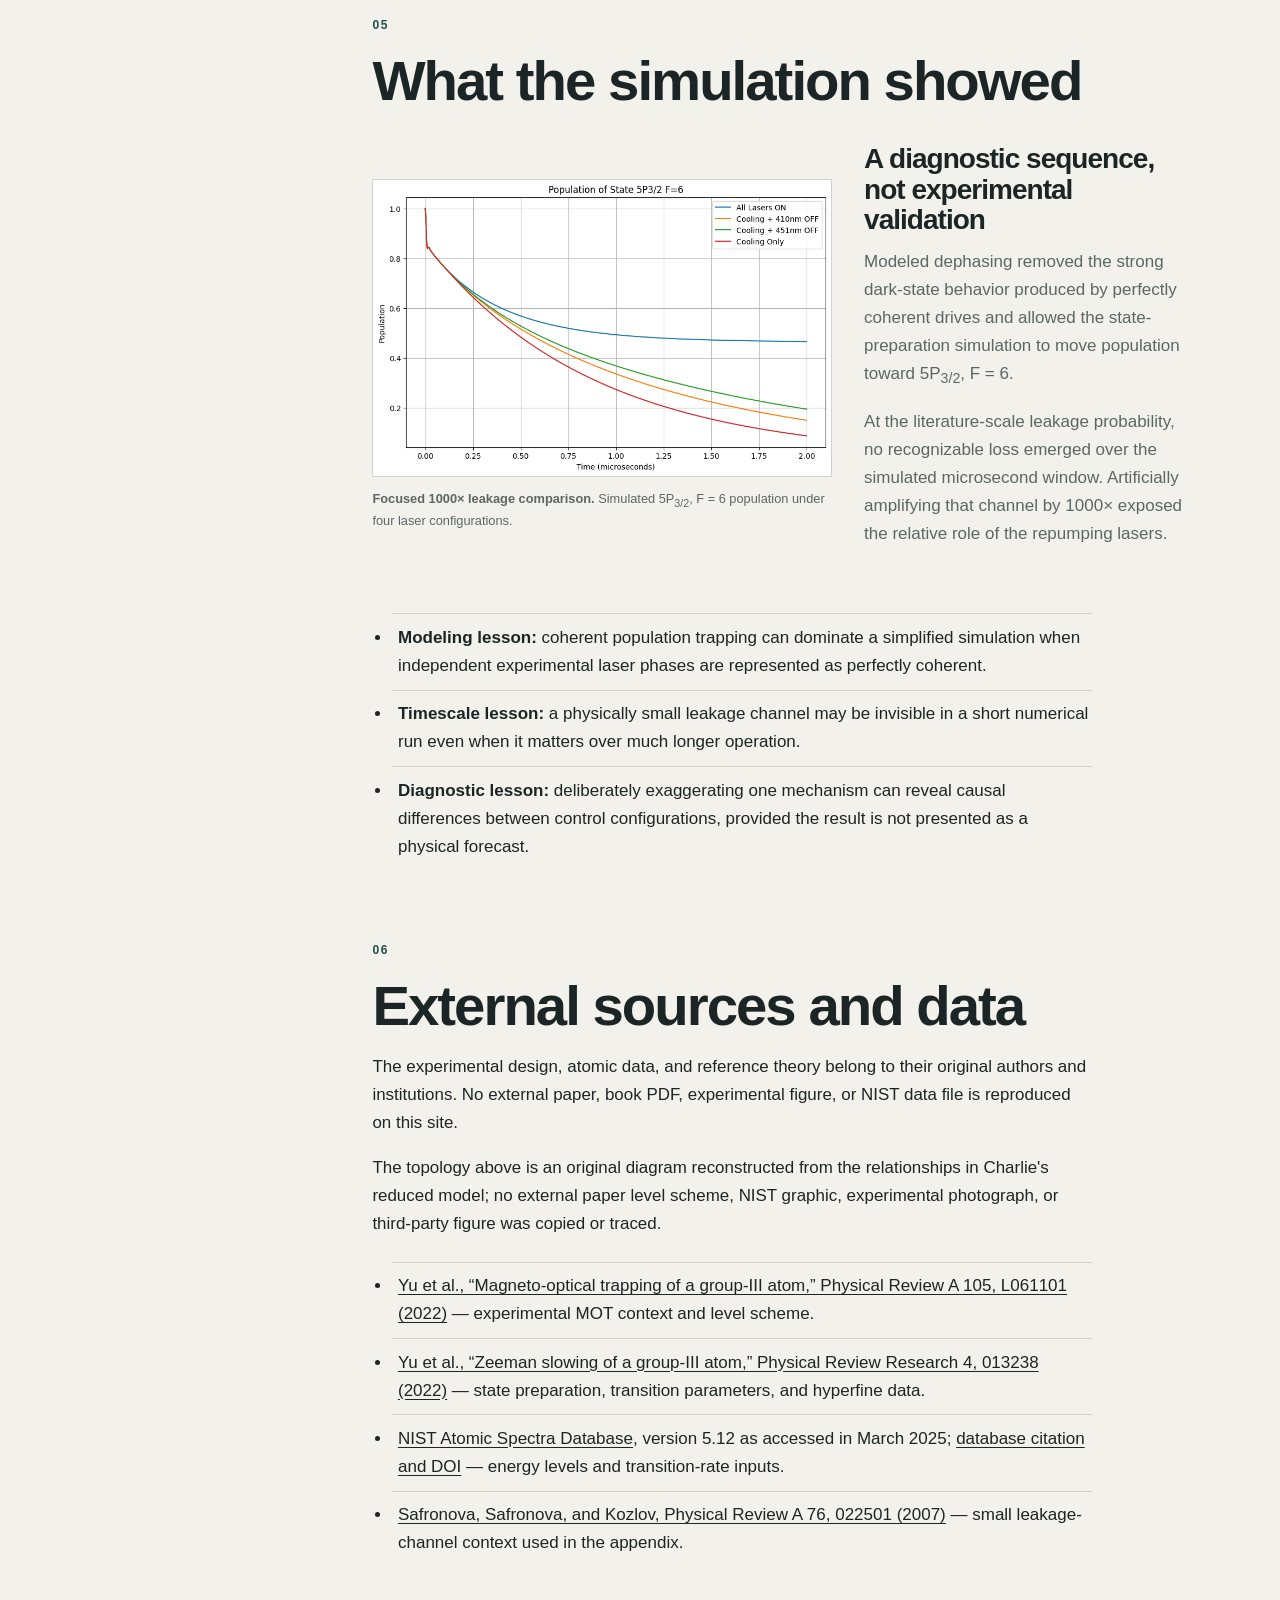
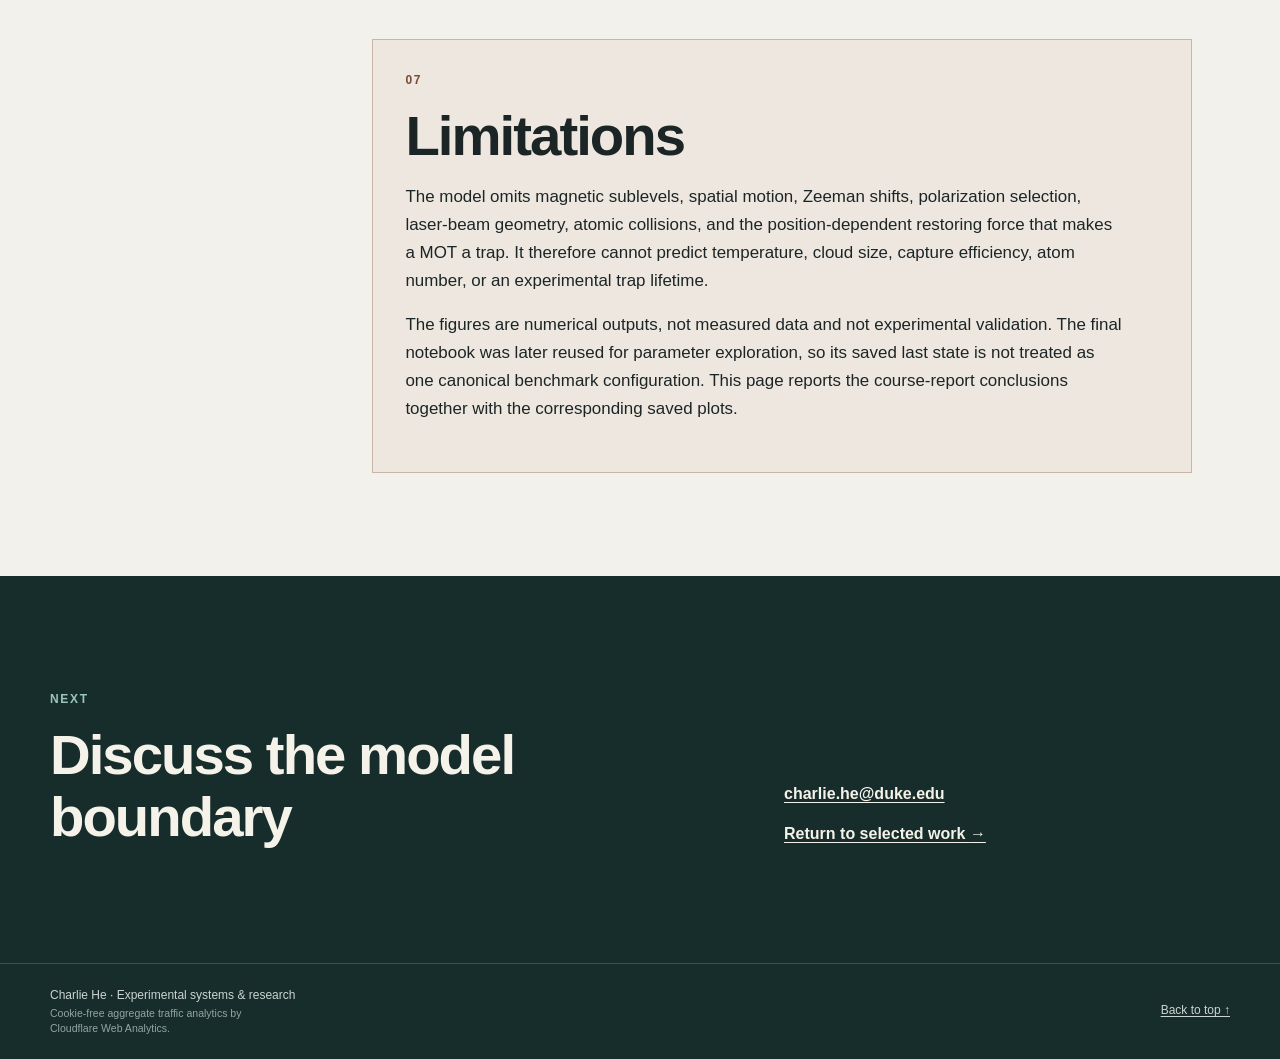
<file: projects/mot/index.html>
<!doctype html>
<html lang="en">
  <head>
    <meta charset="utf-8">
    <meta name="viewport" content="width=device-width, initial-scale=1">
    <meta name="description" content="Reduced internal-state dynamics for an indium-115 MOT: a seven-level QuTiP/Lindblad model of optical pumping, spontaneous decay, and repumping.">
    <meta name="theme-color" content="#f3f1eb">
    <title>Reduced Internal-State Dynamics for an Indium MOT | Charlie He</title>
    <link rel="stylesheet" href="../../styles.41dacad4001eb3ff.css">
  </head>
  <body>
    <a class="skip-link" href="#main">Skip to main content</a>
    <header class="site-header">
      <div class="shell header-inner">
        <a class="wordmark" href="../../" aria-label="Charlie He, home">Charlie He</a>
        <nav aria-label="Primary navigation">
          <ul class="nav-list">
            <li><a href="../../#interests">Interests</a></li>
            <li><a href="../../#work">Work</a></li>
            <li><a href="../../#about">About</a></li>
            <li><a href="../../#cv">CV</a></li>
            <li><a href="../../#contact">Contact</a></li>
          </ul>
        </nav>
      </div>
    </header>

    <main id="main">
      <article>
        <header class="case-hero shell">
          <a class="back-link" href="../../"><span aria-hidden="true">←</span> Portfolio</a>
          <p class="eyebrow">Reduced-state simulation · 2025</p>
          <h1>Reduced Internal-State Dynamics for an Indium MOT</h1>
          <p class="case-lede">A seven-level QuTiP/Lindblad study of optical pumping, spontaneous decay, and repumping in the internal level structure of <sup>115</sup>In.</p>
          <ul class="status-list" aria-label="Project scope and validation status">
            <li><span class="status-dot status-simulated" aria-hidden="true"></span>Seven-level Lindblad model</li>
            <li><span class="status-dot status-design" aria-hidden="true"></span>NIST + literature transition inputs</li>
            <li><span class="status-dot status-open" aria-hidden="true"></span>Numerical only · no experimental validation</li>
          </ul>
        </header>

        <figure class="case-hero-figure topology-hero shell">
          <button class="figure-open" type="button" aria-label="View full-resolution seven-level topology">
            <img src="../../assets/mot-seven-level-topology-hero.svg" alt="Seven-level reduced indium internal-state model. A 325.7 nm coherent cooling drive couples 5P3/2 F=6 and 5D5/2 F=7; 410.3 and 451 nm coherent repumping drives couple four lower levels to 6S1/2 F=5. Dashed arrows show physical spontaneous-decay branches. A separate inset identifies the artificial 0.1 D-to-S branch used only for a 1000-times leakage stress test." width="1600" height="900" fetchpriority="high">
          </button>
          <figcaption><strong>Original topology of the seven hyperfine levels retained in Charlie's reduced QuTiP model.</strong> Solid double-headed paths are coherent laser drives; dashed single-headed paths are spontaneous decay. The lower diagnostic inset is an artificial 1000× leakage stress test, not a physical branching ratio. This is a numerical internal-state model, not an experimental level-scheme measurement.</figcaption>
        </figure>

        <div class="case-layout shell">
          <aside class="case-toc" aria-label="Case study sections">
            <p class="panel-label">Case study</p>
            <ol>
              <li><a href="#problem">Problem</a></li>
              <li><a href="#role">My role</a></li>
              <li><a href="#model">Reduced model</a></li>
              <li><a href="#studies">Parameter studies</a></li>
              <li><a href="#results">Results</a></li>
              <li><a href="#sources">Sources</a></li>
              <li><a href="#limitations">Limitations</a></li>
            </ol>
          </aside>

          <div class="case-content">
            <section id="problem" class="case-section">
              <p class="eyebrow">01</p>
              <h2>Problem</h2>
              <p>Indium does not offer a convenient closed cooling transition from its ground state. Published work instead used a long-lived 5P<sub>3/2</sub> metastable manifold, a 325.7 nm cooling transition, and multiple repumping paths to realize an experimental magneto-optical trap.</p>
              <p>This course project asked a narrower modeling question: how much of the internal-state population flow could be understood with a computationally manageable open-quantum-system model?</p>
              <div class="evidence-callout">
                <p class="panel-label">Scope boundary</p>
                <p>The published experiment supplied the physical context. This project did not build, operate, or measure a MOT, laser system, magnetic-field coil, vacuum chamber, or cold-atom apparatus.</p>
              </div>
            </section>

            <section id="role" class="case-section">
              <p class="eyebrow">02</p>
              <h2>My role</h2>
              <p>The final report was completed with Son Pham. The main report body was team work.</p>
              <p>I developed the QuTiP simulation, wrote the technical appendix, produced all simulation figures, calculated the Landé g-factors and hyperfine branching ratios, and found and organized the references and NIST Atomic Spectra Database data used by the model.</p>
            </section>

            <section id="model" class="case-section">
              <p class="eyebrow">03</p>
              <h2>A reduced seven-level model</h2>
              <p>Within the course scope, I deliberately coarse-grained 95 magnetic sublevels into seven hyperfine-level states to isolate population-flow mechanisms and keep the model interpretable. This abstraction was a modeling choice, not a claim that the omitted spatial, Zeeman, or polarization physics was negligible.</p>
              <div class="research-table-wrap">
                <table class="research-table compact-table">
                  <caption>Internal states included in the QuTiP model</caption>
                  <thead>
                    <tr>
                      <th scope="col">Manifold</th>
                      <th scope="col">Included F levels</th>
                      <th scope="col">Modeled role</th>
                    </tr>
                  </thead>
                  <tbody>
                    <tr>
                      <th scope="row">5P<sub>1/2</sub></th>
                      <td>F = 4, 5</td>
                      <td>Ground-state population and repumping inputs</td>
                    </tr>
                    <tr>
                      <th scope="row">5P<sub>3/2</sub></th>
                      <td>F = 4, 5, 6</td>
                      <td>Metastable levels; F = 6 is the lower cooling state</td>
                    </tr>
                    <tr>
                      <th scope="row">6S<sub>1/2</sub></th>
                      <td>F = 5</td>
                      <td>Intermediate repumping state</td>
                    </tr>
                    <tr>
                      <th scope="row">5D<sub>5/2</sub></th>
                      <td>F = 7</td>
                      <td>Upper cooling state</td>
                    </tr>
                  </tbody>
                </table>
              </div>
              <p>Level energies came from NIST ASD data and published hyperfine splittings. Fine-structure transition rates were combined with Wigner-6j strengths calculated in Python to construct hyperfine branching ratios. The time evolution was solved with QuTiP's master-equation solver.</p>
              <div class="equation-block lindblad-equation" role="math" aria-label="The time derivative of rho equals negative i times the commutator of H zero plus H interaction of t with rho, plus the sum over k of C k rho C k dagger minus one half times the anticommutator of C k dagger C k with rho.">
                <math display="block" aria-hidden="true">
                  <semantics>
                    <mrow>
                      <mfrac>
                        <mrow><mi>d</mi><mi>ρ</mi></mrow>
                        <mrow><mi>d</mi><mi>t</mi></mrow>
                      </mfrac>
                      <mo>=</mo>
                      <mo>−</mo><mi>i</mi>
                      <mo stretchy="false">[</mo>
                      <msub><mi>H</mi><mn>0</mn></msub>
                      <mo>+</mo>
                      <msub><mi>H</mi><mtext>int</mtext></msub>
                      <mo stretchy="false">(</mo><mi>t</mi><mo stretchy="false">)</mo>
                      <mo>,</mo><mi>ρ</mi>
                      <mo stretchy="false">]</mo>
                      <mo>+</mo>
                      <munder><mo>∑</mo><mi>k</mi></munder>
                      <mo stretchy="false">(</mo>
                      <msub><mi>C</mi><mi>k</mi></msub>
                      <mi>ρ</mi>
                      <msubsup><mi>C</mi><mi>k</mi><mo>†</mo></msubsup>
                      <mo>−</mo>
                      <mfrac><mn>1</mn><mn>2</mn></mfrac>
                      <mo stretchy="false">{</mo>
                      <msubsup><mi>C</mi><mi>k</mi><mo>†</mo></msubsup>
                      <msub><mi>C</mi><mi>k</mi></msub>
                      <mo>,</mo><mi>ρ</mi>
                      <mo stretchy="false">}</mo>
                      <mo stretchy="false">)</mo>
                    </mrow>
                    <annotation encoding="application/x-tex">\frac{d\rho}{dt} = -i[H_0 + H_{\mathrm{int}}(t),\rho] + \sum_k\left(C_k\rho C_k^\dagger - \frac{1}{2}\{C_k^\dagger C_k,\rho\}\right)</annotation>
                  </semantics>
                </math>
              </div>
              <ul class="constraint-list">
                <li><strong>Coherent drive:</strong> time-dependent Hamiltonian terms represented the cooling and repumping lasers.</li>
                <li><strong>Population loss and transfer:</strong> collapse operators represented spontaneous decay between included levels.</li>
                <li><strong>Dark-state diagnostic:</strong> additional dephasing operators tested whether coherent population trapping was an artifact of perfectly phase-coherent simulated drives.</li>
              </ul>
            </section>

            <section id="studies" class="case-section visual-section">
              <p class="eyebrow">04</p>
              <h2>Parameter studies</h2>
              <p>The final notebook became a working parameter-study file: after the report was completed, individual detunings, dephasing rates, leakage values, initial states, and laser combinations were repeatedly changed to inspect different regimes. The saved plots preserve the report-aligned comparisons more clearly than the notebook's last parameter state.</p>

              <figure class="wide-figure">
                <button class="figure-open" type="button" aria-label="View full-resolution state-preparation simulation">
                  <img src="../../assets/mot-preparation-dephasing.png" alt="Simulated populations of seven indium hyperfine levels during state preparation with modeled dephasing" width="1189" height="985" loading="lazy" decoding="async">
                </button>
                <figcaption><strong>State-preparation simulation, not a measurement.</strong> Adding modeled dephasing suppresses coherent population trapping and transfers most of the simulated population toward the lower cooling state, 5P<sub>3/2</sub>, F = 6.</figcaption>
              </figure>

              <figure class="wide-figure">
                <button class="figure-open" type="button" aria-label="View full-resolution natural-leakage simulation">
                  <img src="../../assets/mot-natural-leakage.png" alt="Four simulated cooling scenarios showing lower and upper cooling-state populations with the small physical leakage channel" width="1189" height="985" loading="lazy" decoding="async">
                </button>
                <figcaption><strong>Small-leakage simulation, not a measurement.</strong> Across the simulated time window, the physical leakage channel was too small to create a recognizable separation between the four laser configurations.</figcaption>
              </figure>

              <figure class="wide-figure">
                <button class="figure-open" type="button" aria-label="View full-resolution enhanced-leakage simulation">
                  <img src="../../assets/mot-enhanced-leakage-scenarios.png" alt="Four simulated cooling scenarios comparing all lasers on, one repumper disabled, the other repumper disabled, and cooling only under artificially amplified leakage" width="1189" height="985" loading="lazy" decoding="async">
                </button>
                <figcaption><strong>Artificial 1000× leakage diagnostic.</strong> The leakage probability was deliberately amplified from approximately 10<sup>-4</sup> to 0.1 so the effect of disabling each repumping path would become visible within a short simulation. This is a sensitivity study, not a physical prediction.</figcaption>
              </figure>
            </section>

            <section id="results" class="case-section">
              <p class="eyebrow">05</p>
              <h2>What the simulation showed</h2>
              <div class="evidence-split">
                <figure>
                  <button class="figure-open" type="button" aria-label="View full-resolution target-state comparison">
                    <img src="../../assets/mot-enhanced-leakage-target.png" alt="Simulated population of the indium 5P3/2 F equals 6 state for four laser configurations under artificially amplified leakage" width="846" height="547" loading="lazy" decoding="async">
                  </button>
                  <figcaption><strong>Focused 1000× leakage comparison.</strong> Simulated 5P<sub>3/2</sub>, F = 6 population under four laser configurations.</figcaption>
                </figure>
                <div>
                  <h3>A diagnostic sequence, not experimental validation</h3>
                  <p>Modeled dephasing removed the strong dark-state behavior produced by perfectly coherent drives and allowed the state-preparation simulation to move population toward 5P<sub>3/2</sub>, F = 6.</p>
                  <p>At the literature-scale leakage probability, no recognizable loss emerged over the simulated microsecond window. Artificially amplifying that channel by 1000× exposed the relative role of the repumping lasers.</p>
                </div>
              </div>
              <ul class="result-list">
                <li><strong>Modeling lesson:</strong> coherent population trapping can dominate a simplified simulation when independent experimental laser phases are represented as perfectly coherent.</li>
                <li><strong>Timescale lesson:</strong> a physically small leakage channel may be invisible in a short numerical run even when it matters over much longer operation.</li>
                <li><strong>Diagnostic lesson:</strong> deliberately exaggerating one mechanism can reveal causal differences between control configurations, provided the result is not presented as a physical forecast.</li>
              </ul>
            </section>

            <section id="sources" class="case-section">
              <p class="eyebrow">06</p>
              <h2>External sources and data</h2>
              <p>The experimental design, atomic data, and reference theory belong to their original authors and institutions. No external paper, book PDF, experimental figure, or NIST data file is reproduced on this site.</p>
              <p>The topology above is an original diagram reconstructed from the relationships in Charlie's reduced model; no external paper level scheme, NIST graphic, experimental photograph, or third-party figure was copied or traced.</p>
              <ul class="result-list">
                <li><a href="https://doi.org/10.1103/PhysRevA.105.L061101">Yu et al., “Magneto-optical trapping of a group-III atom,” Physical Review A 105, L061101 (2022)</a> — experimental MOT context and level scheme.</li>
                <li><a href="https://doi.org/10.1103/PhysRevResearch.4.013238">Yu et al., “Zeeman slowing of a group-III atom,” Physical Review Research 4, 013238 (2022)</a> — state preparation, transition parameters, and hyperfine data.</li>
                <li><a href="https://physics.nist.gov/asd">NIST Atomic Spectra Database</a>, version 5.12 as accessed in March 2025; <a href="https://doi.org/10.18434/T4W30F">database citation and DOI</a> — energy levels and transition-rate inputs.</li>
                <li><a href="https://doi.org/10.1103/PhysRevA.76.022501">Safronova, Safronova, and Kozlov, Physical Review A 76, 022501 (2007)</a> — small leakage-channel context used in the appendix.</li>
              </ul>
            </section>

            <section id="limitations" class="case-section limitation-section">
              <p class="eyebrow">07</p>
              <h2>Limitations</h2>
              <p>The model omits magnetic sublevels, spatial motion, Zeeman shifts, polarization selection, laser-beam geometry, atomic collisions, and the position-dependent restoring force that makes a MOT a trap. It therefore cannot predict temperature, cloud size, capture efficiency, atom number, or an experimental trap lifetime.</p>
              <p>The figures are numerical outputs, not measured data and not experimental validation. The final notebook was later reused for parameter exploration, so its saved last state is not treated as one canonical benchmark configuration. This page reports the course-report conclusions together with the corresponding saved plots.</p>
            </section>
          </div>
        </div>
      </article>

      <dialog id="image-lightbox" class="image-lightbox" aria-label="Full-resolution project figure">
        <div class="lightbox-panel">
          <button id="lightbox-close" class="lightbox-close" type="button" aria-label="Close full-resolution figure">×</button>
          <figure class="lightbox-figure">
            <img id="lightbox-image" class="lightbox-image" alt="Full-resolution project figure" width="1600" height="900">
            <figcaption id="lightbox-caption"></figcaption>
          </figure>
        </div>
      </dialog>

      <section class="section contact-section" aria-labelledby="next-title">
        <div class="shell contact-grid">
          <div>
            <p class="eyebrow">Next</p>
            <h2 id="next-title">Discuss the model boundary</h2>
          </div>
          <div class="contact-links">
            <a href="mailto:charlie.he@duke.edu">charlie.he@duke.edu</a>
            <a href="../../#work">Return to selected work <span aria-hidden="true">→</span></a>
          </div>
        </div>
      </section>
    </main>

    <footer class="site-footer">
      <div class="shell footer-inner">
        <div>
          <p>Charlie He · Experimental systems &amp; research</p>
          <p class="visitor-counter-note">Cookie-free aggregate traffic analytics by Cloudflare Web Analytics.</p>
        </div>
        <a href="#main">Back to top <span aria-hidden="true">↑</span></a>
      </div>
    </footer>
    <script src="../../assets/lightbox.js"></script>
    
  <!-- Cloudflare Web Analytics --><script type='module' src='https://static.cloudflareinsights.com/beacon.min.js' data-cf-beacon='{"token": "c3f1f885fe644bca8942773857639de0"}'></script><!-- End Cloudflare Web Analytics -->
  </body>
</html>
</file>
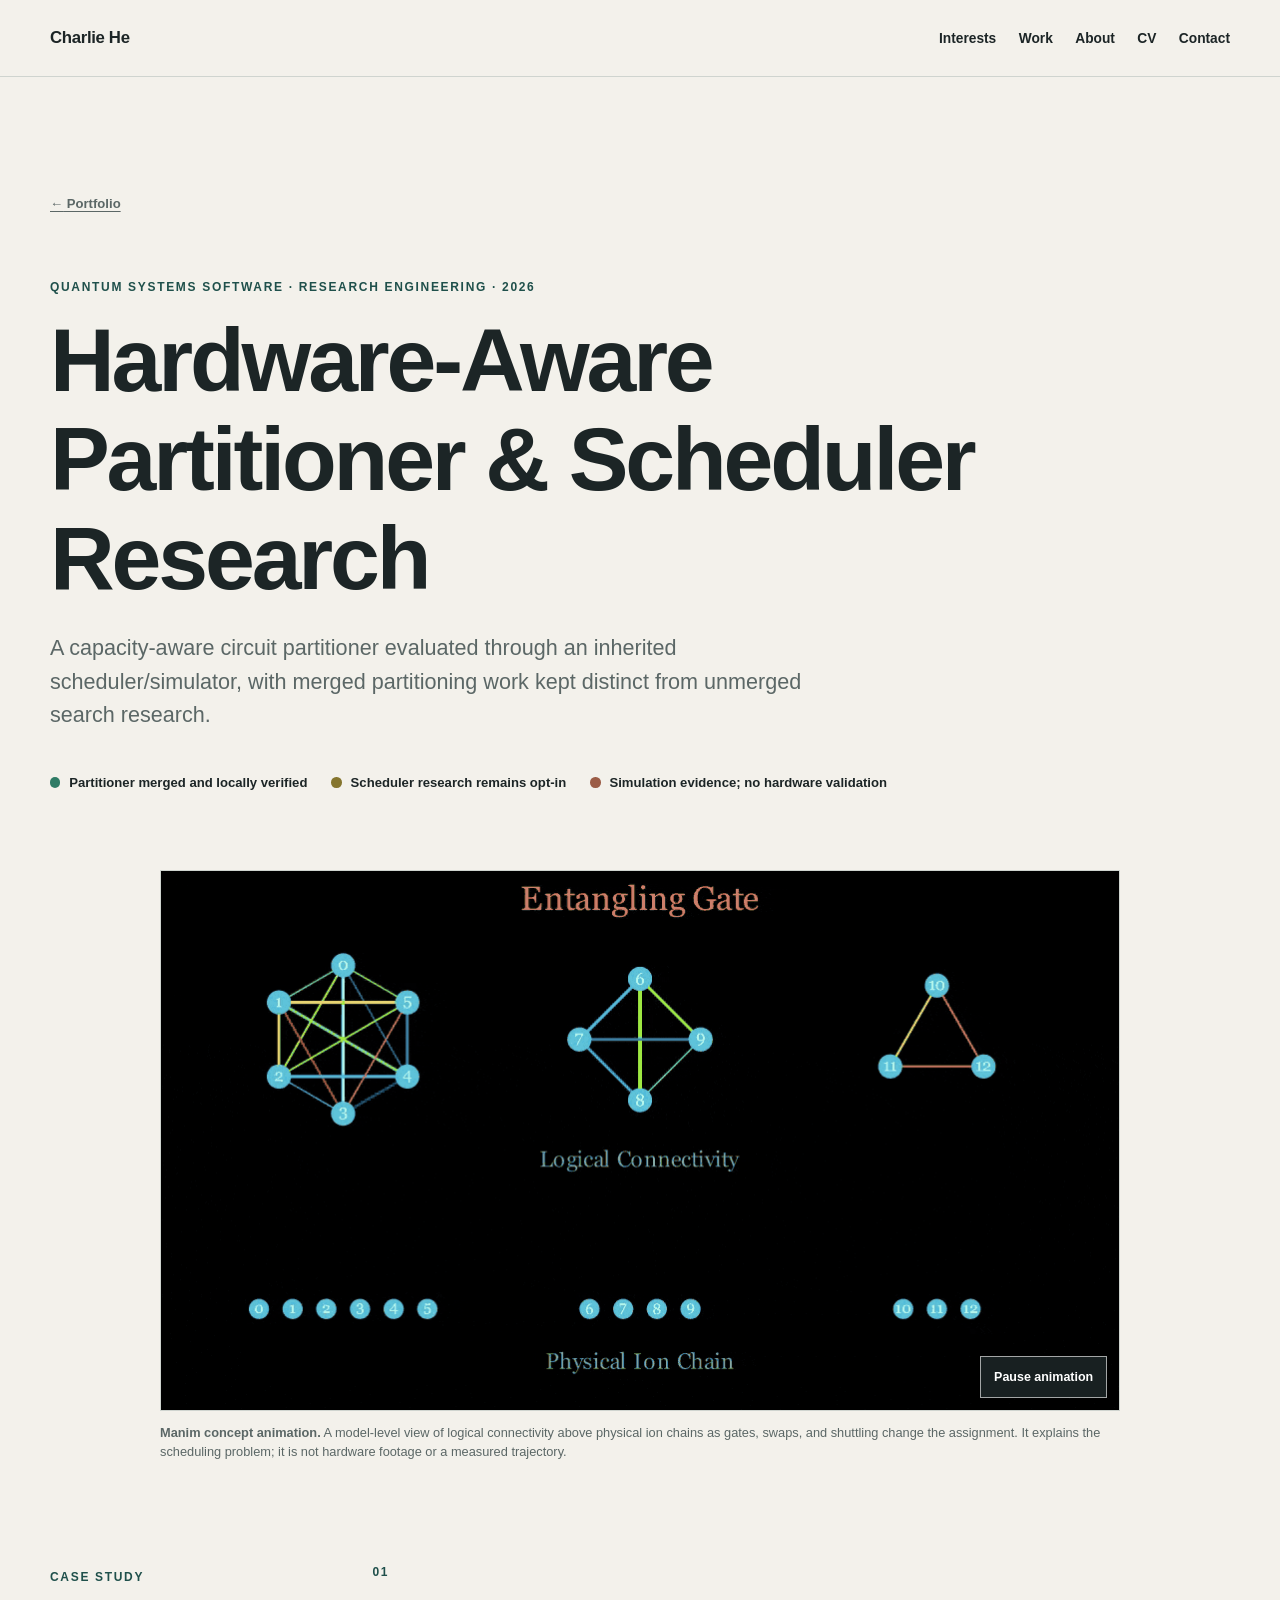
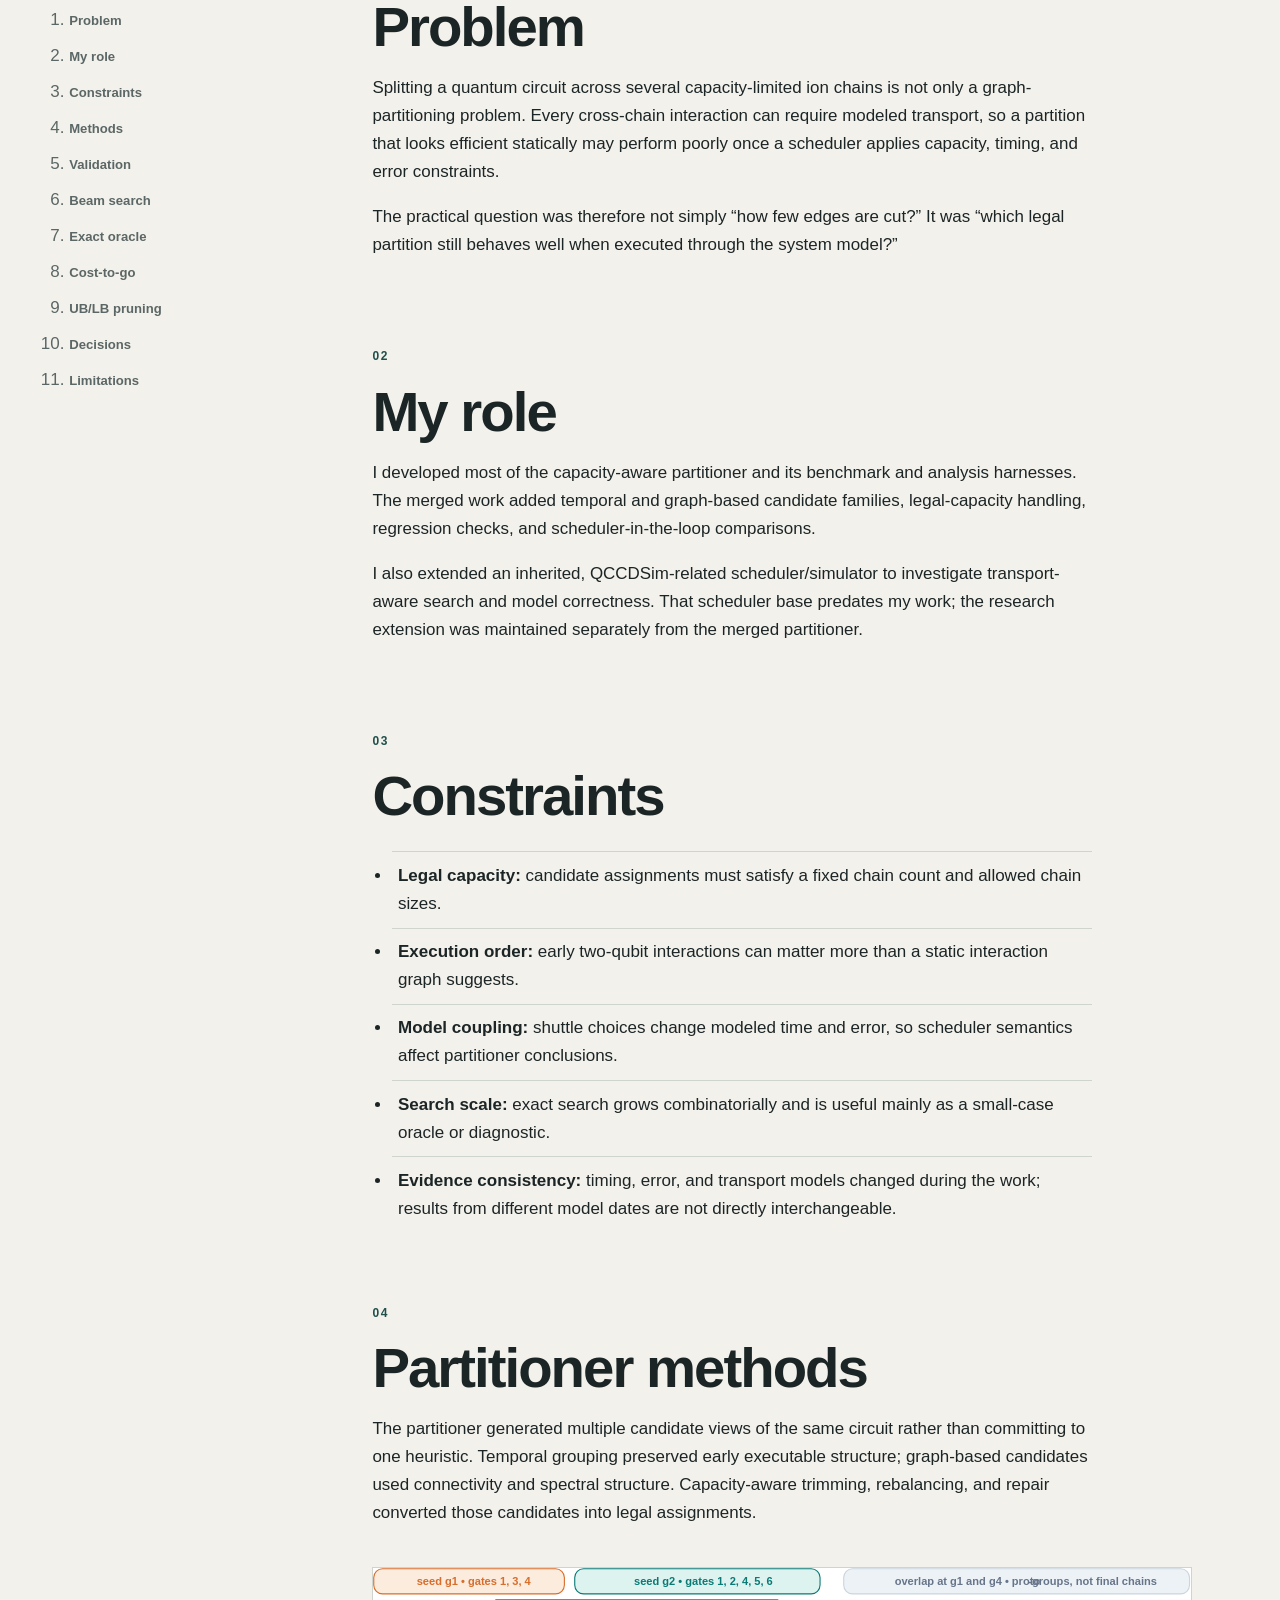
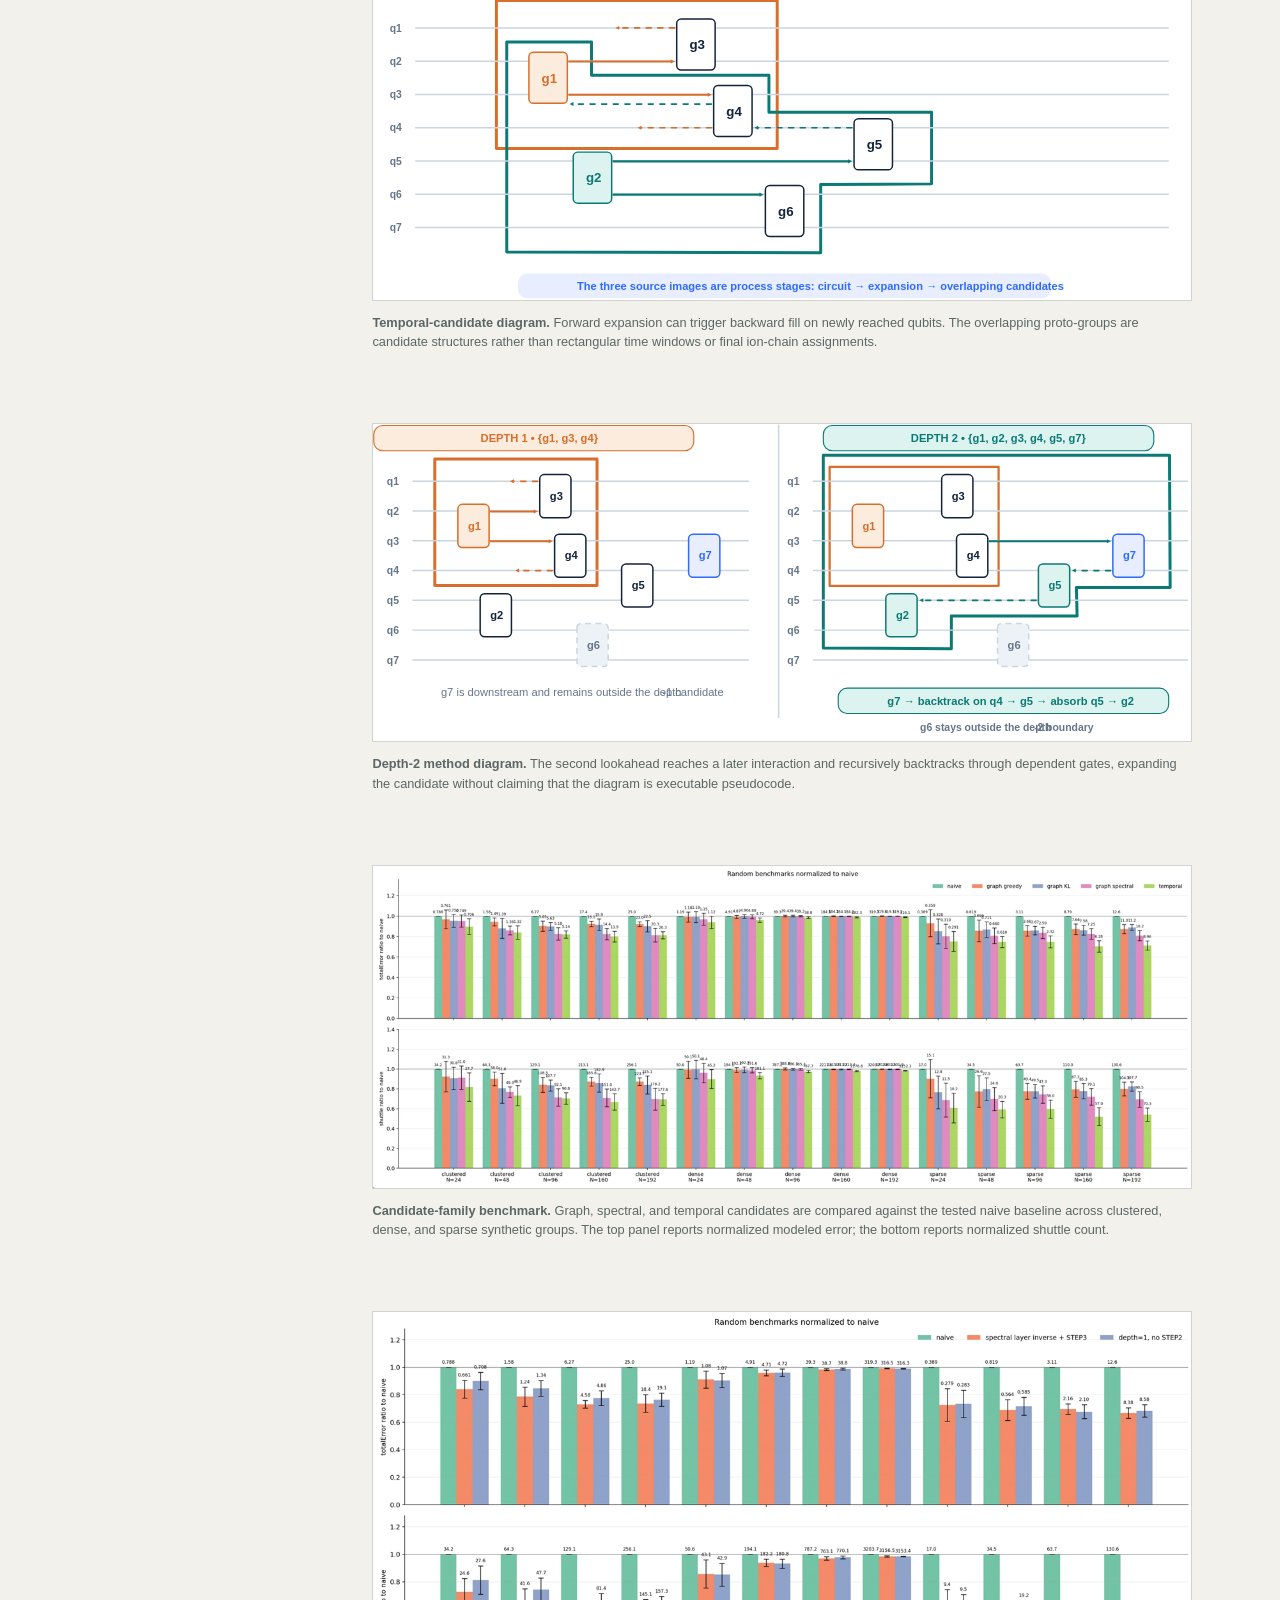
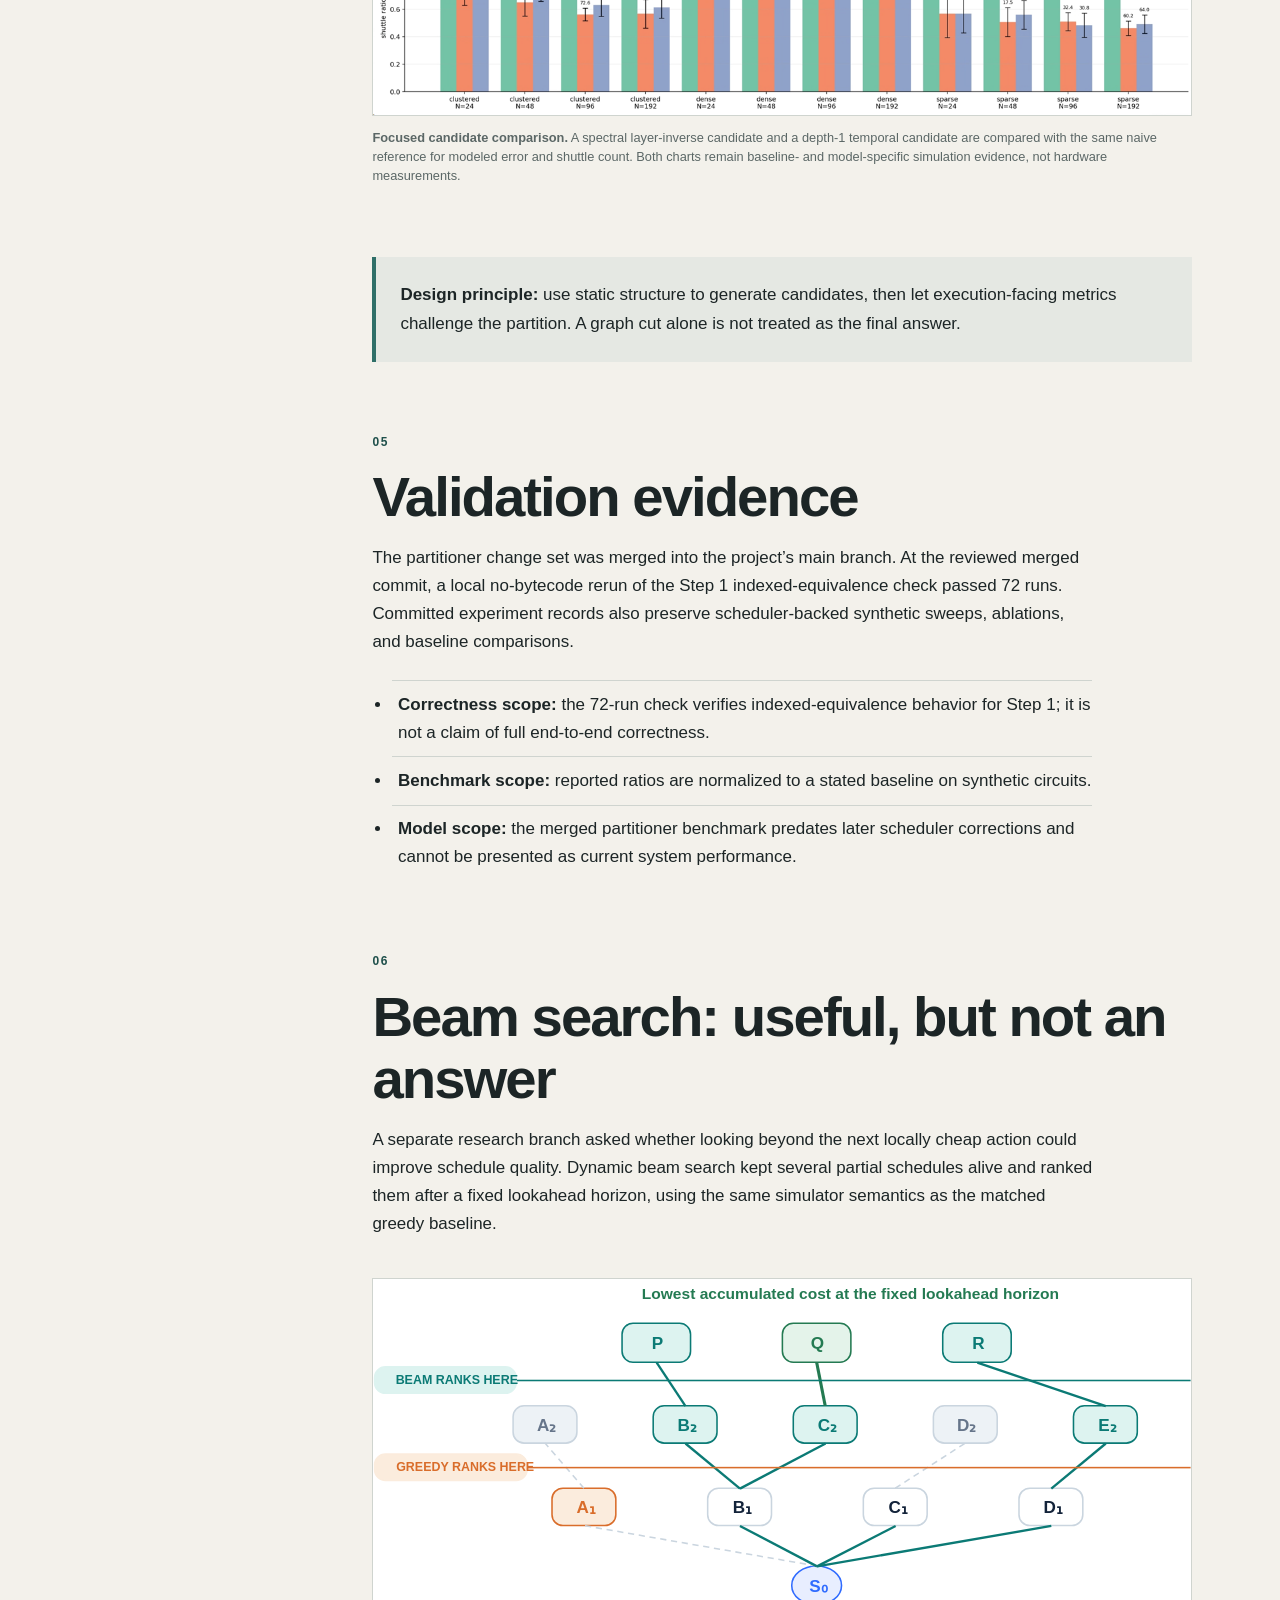
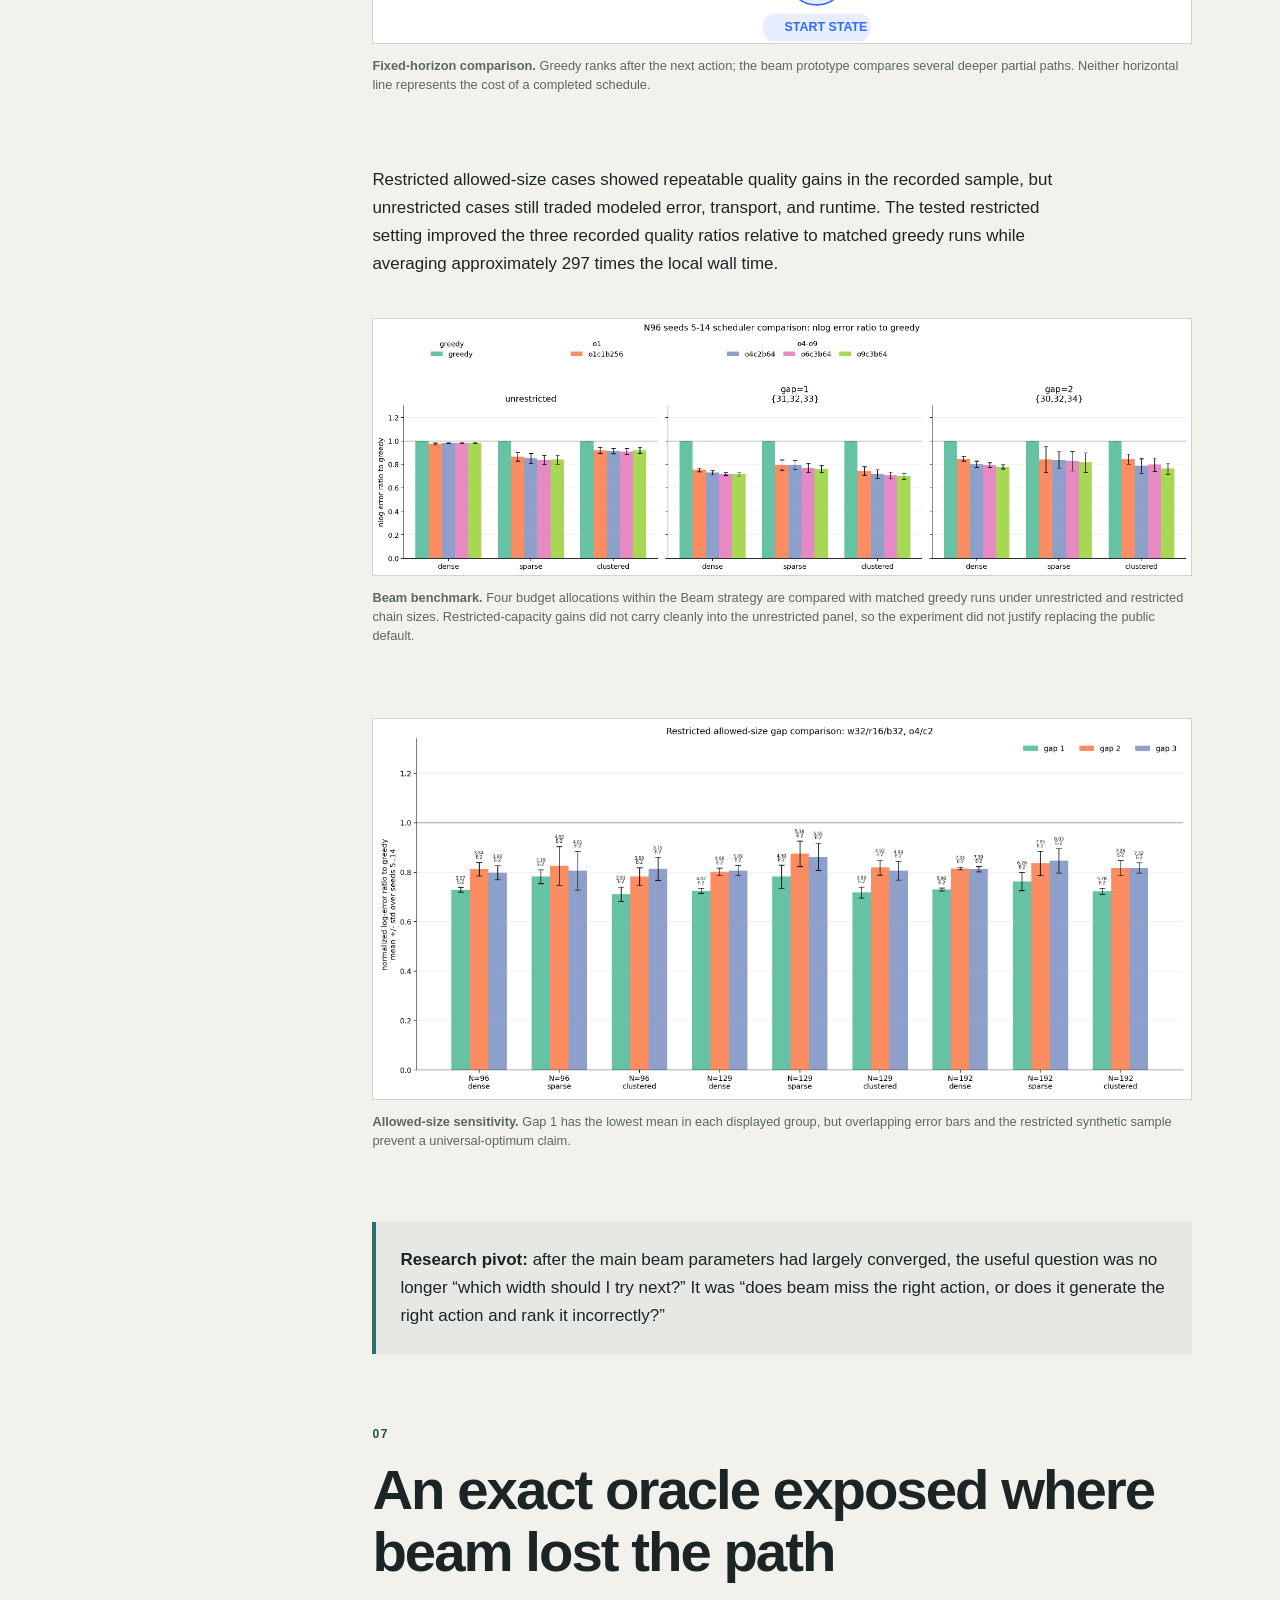
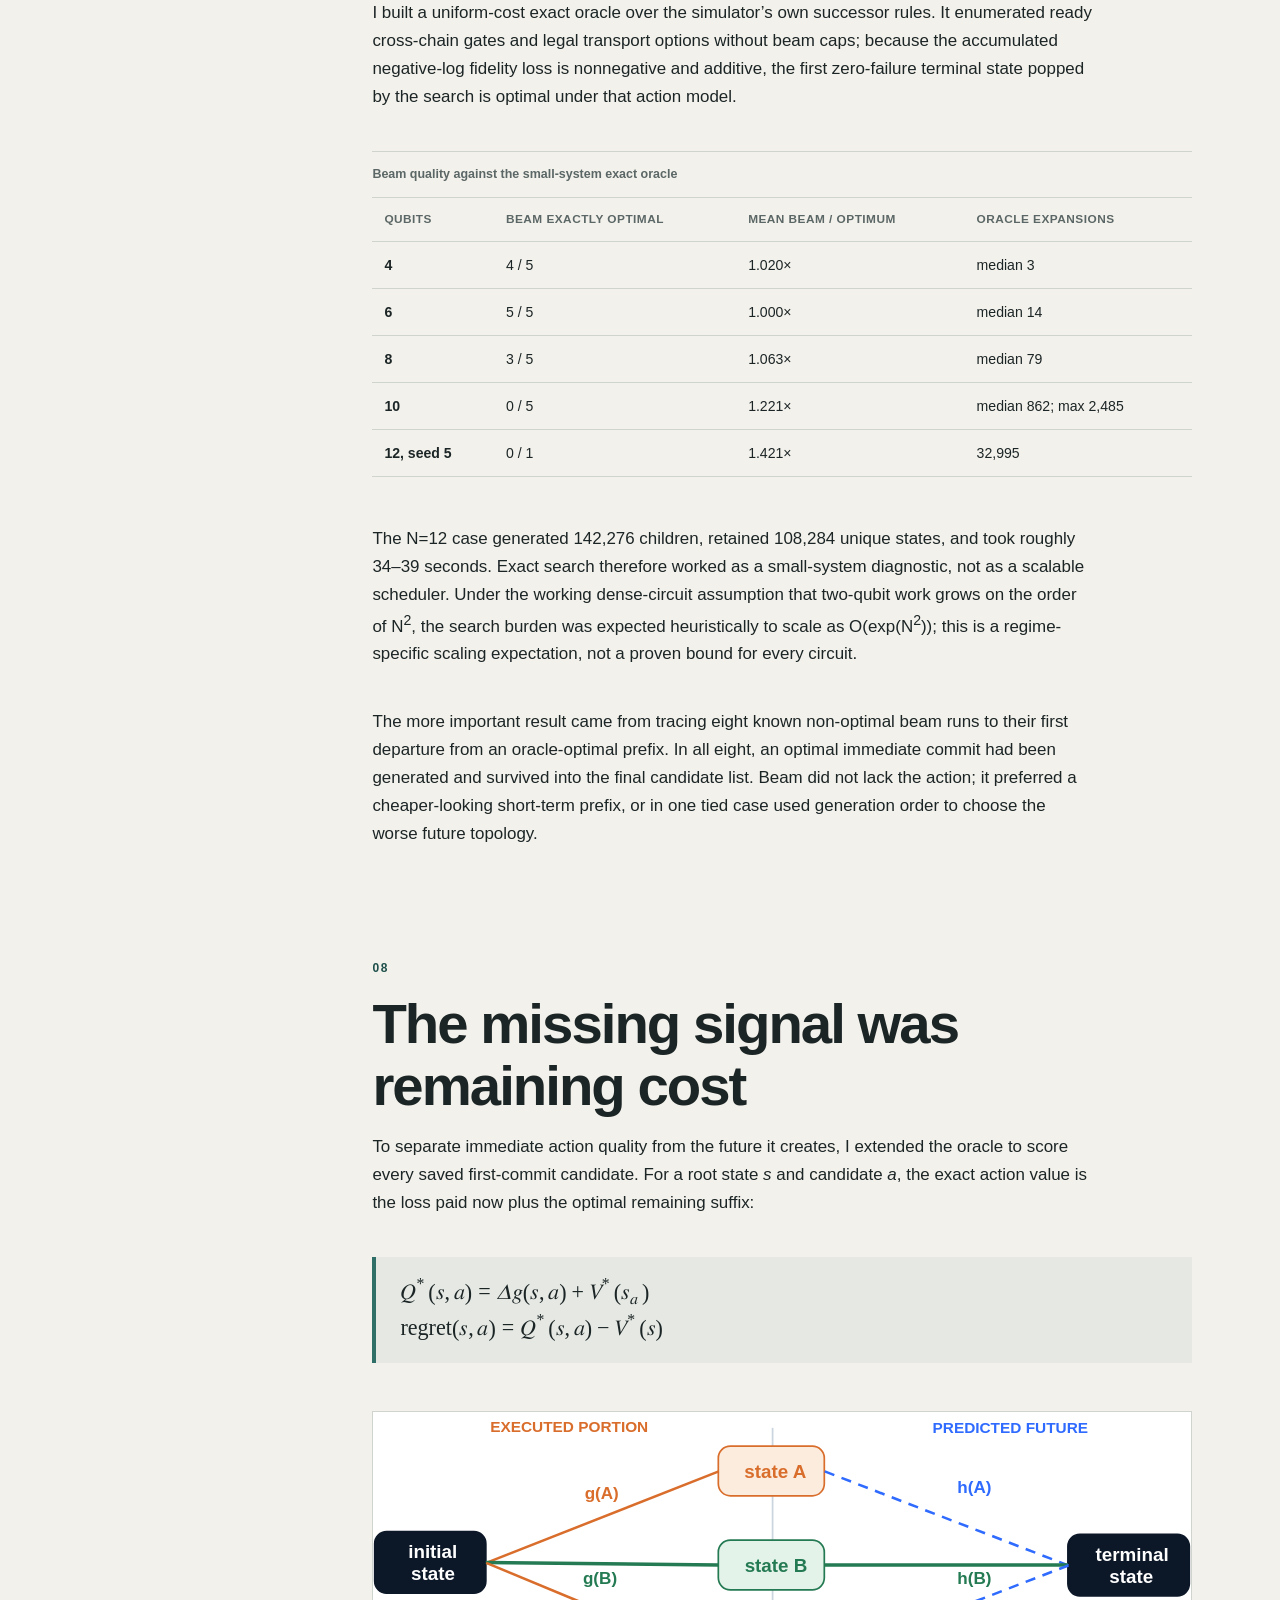
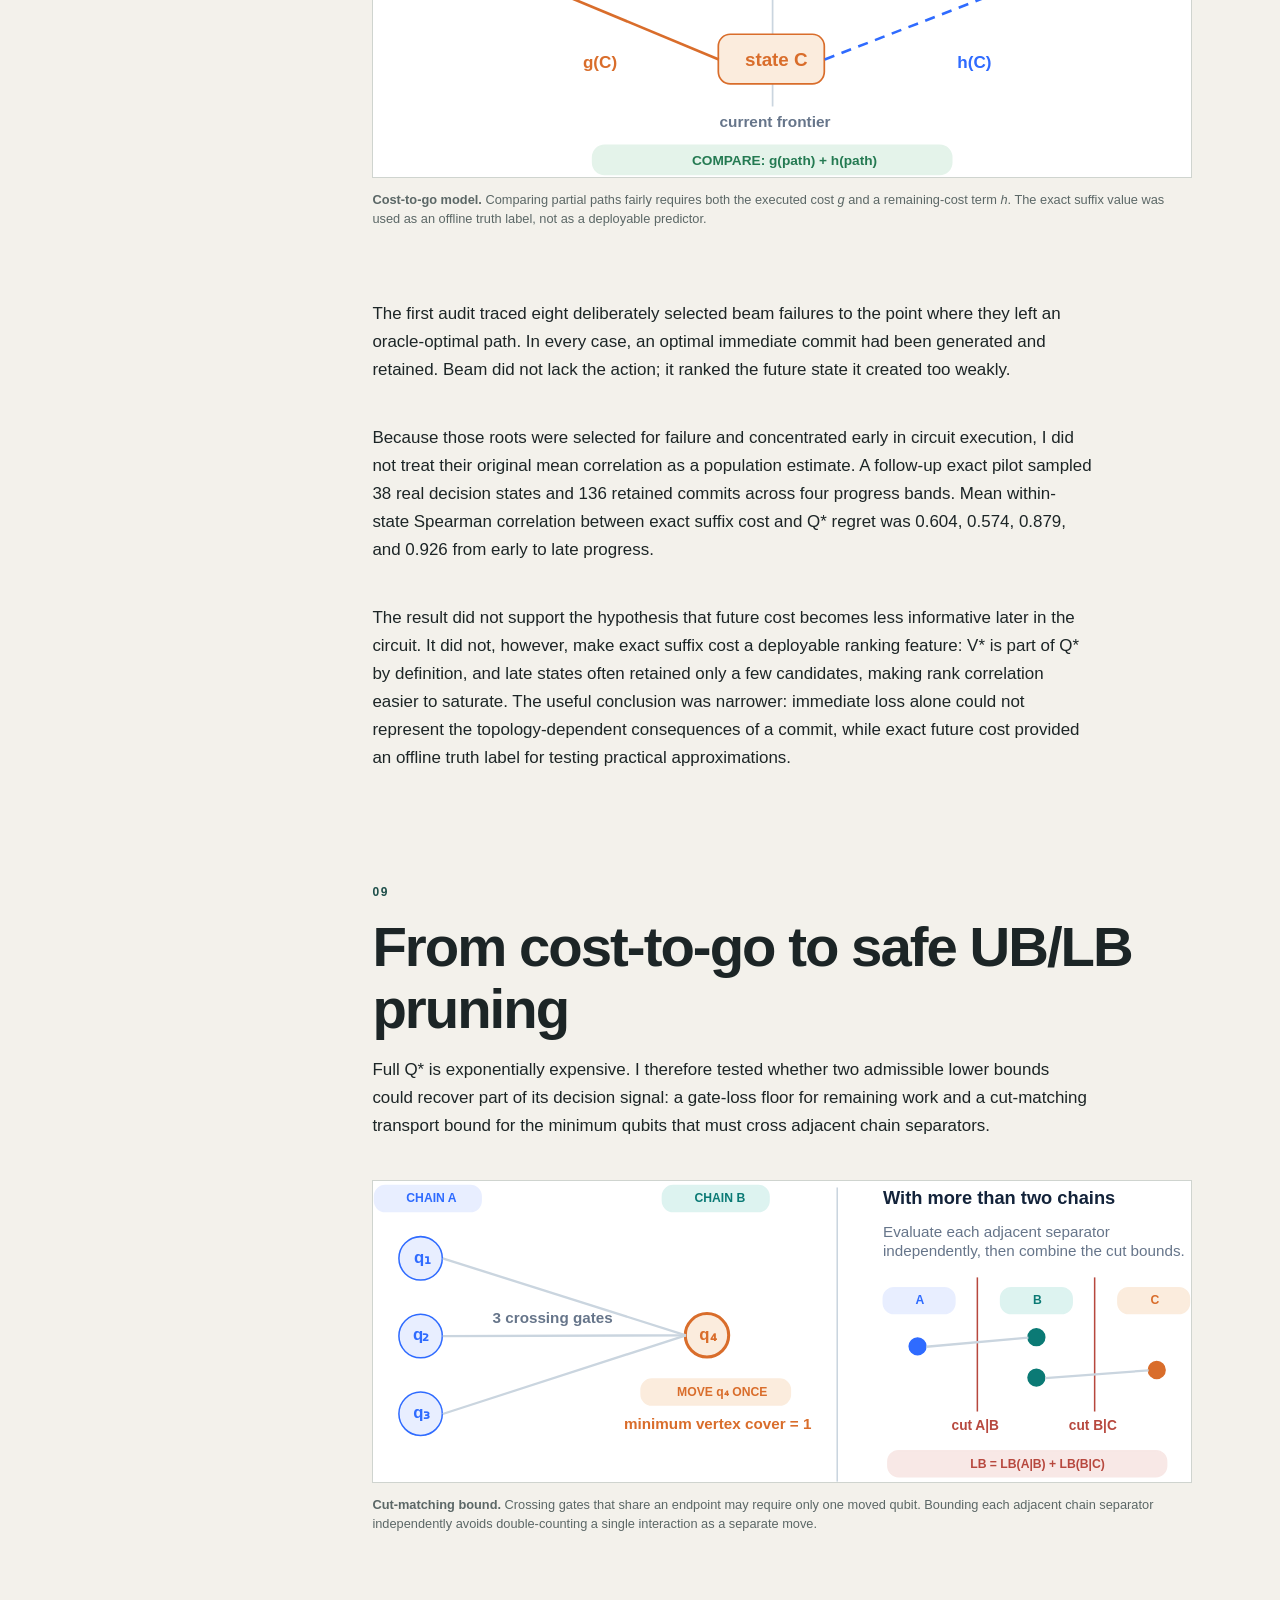
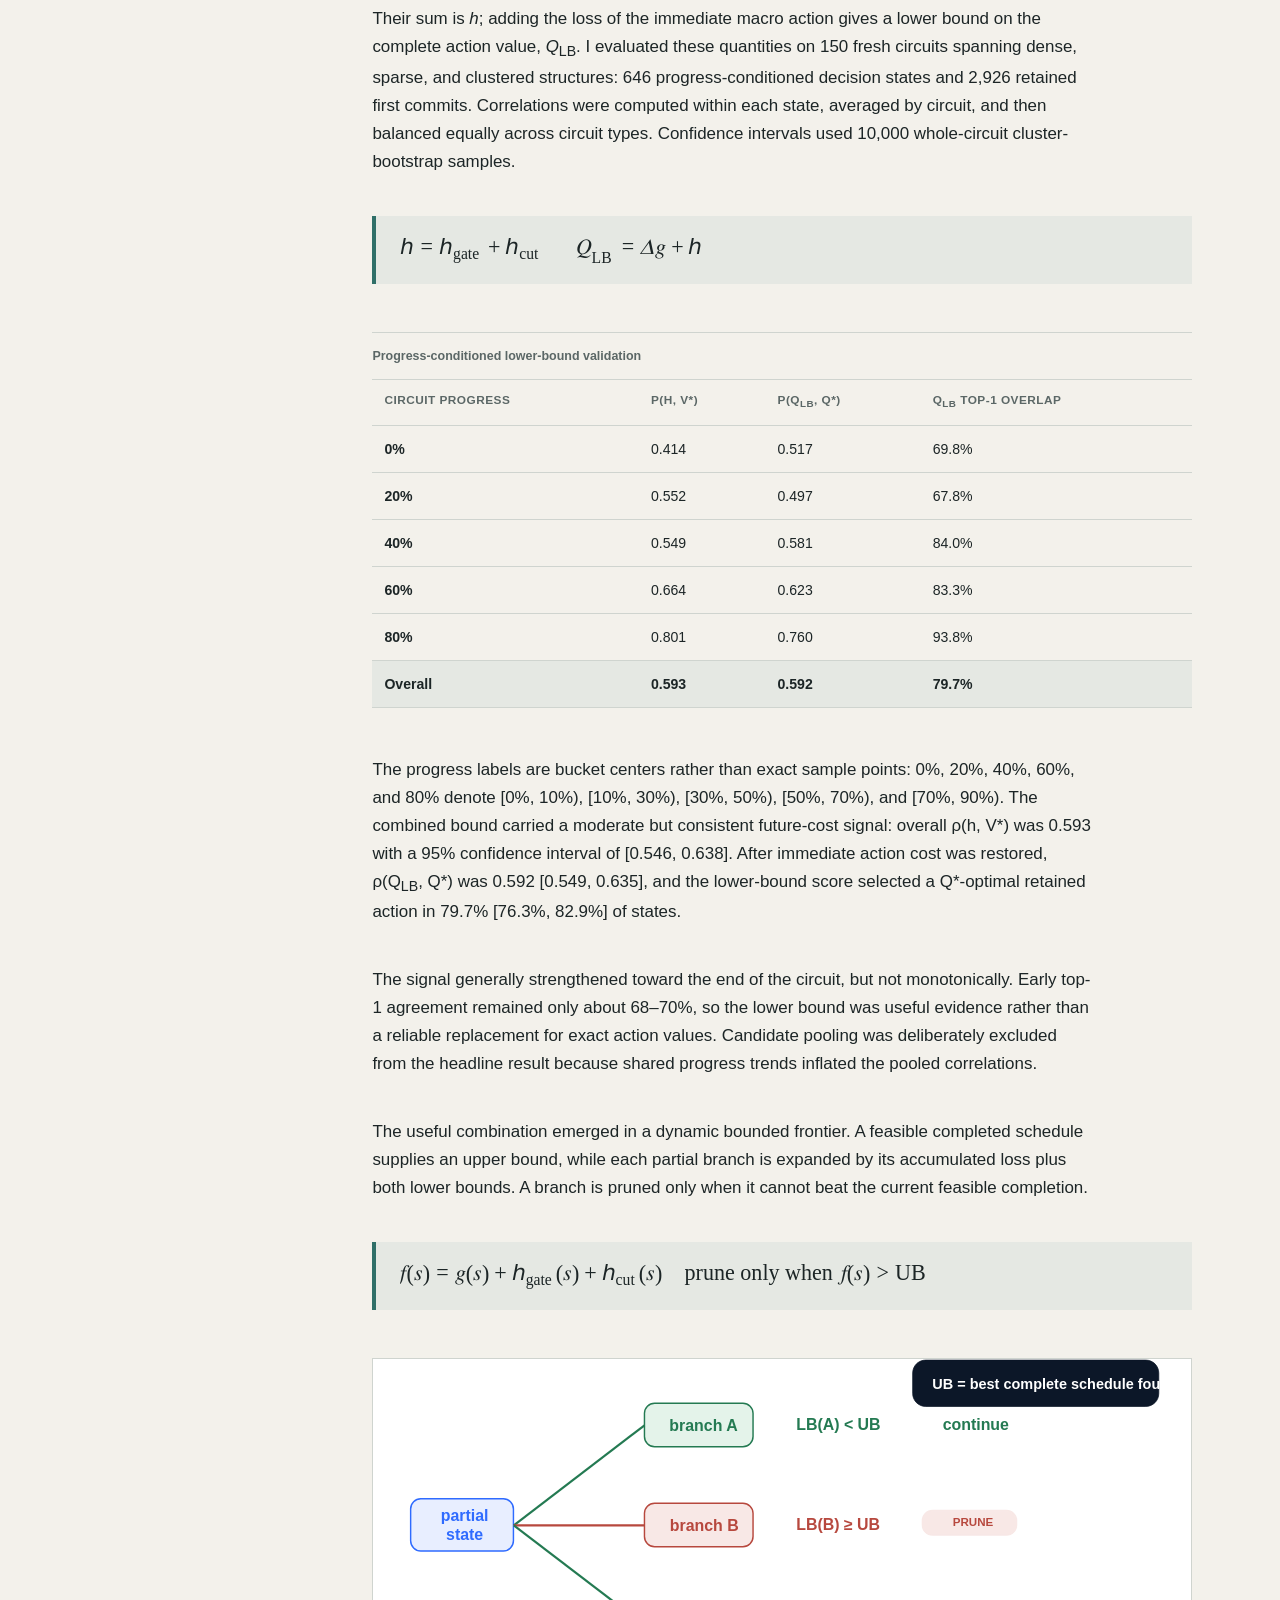
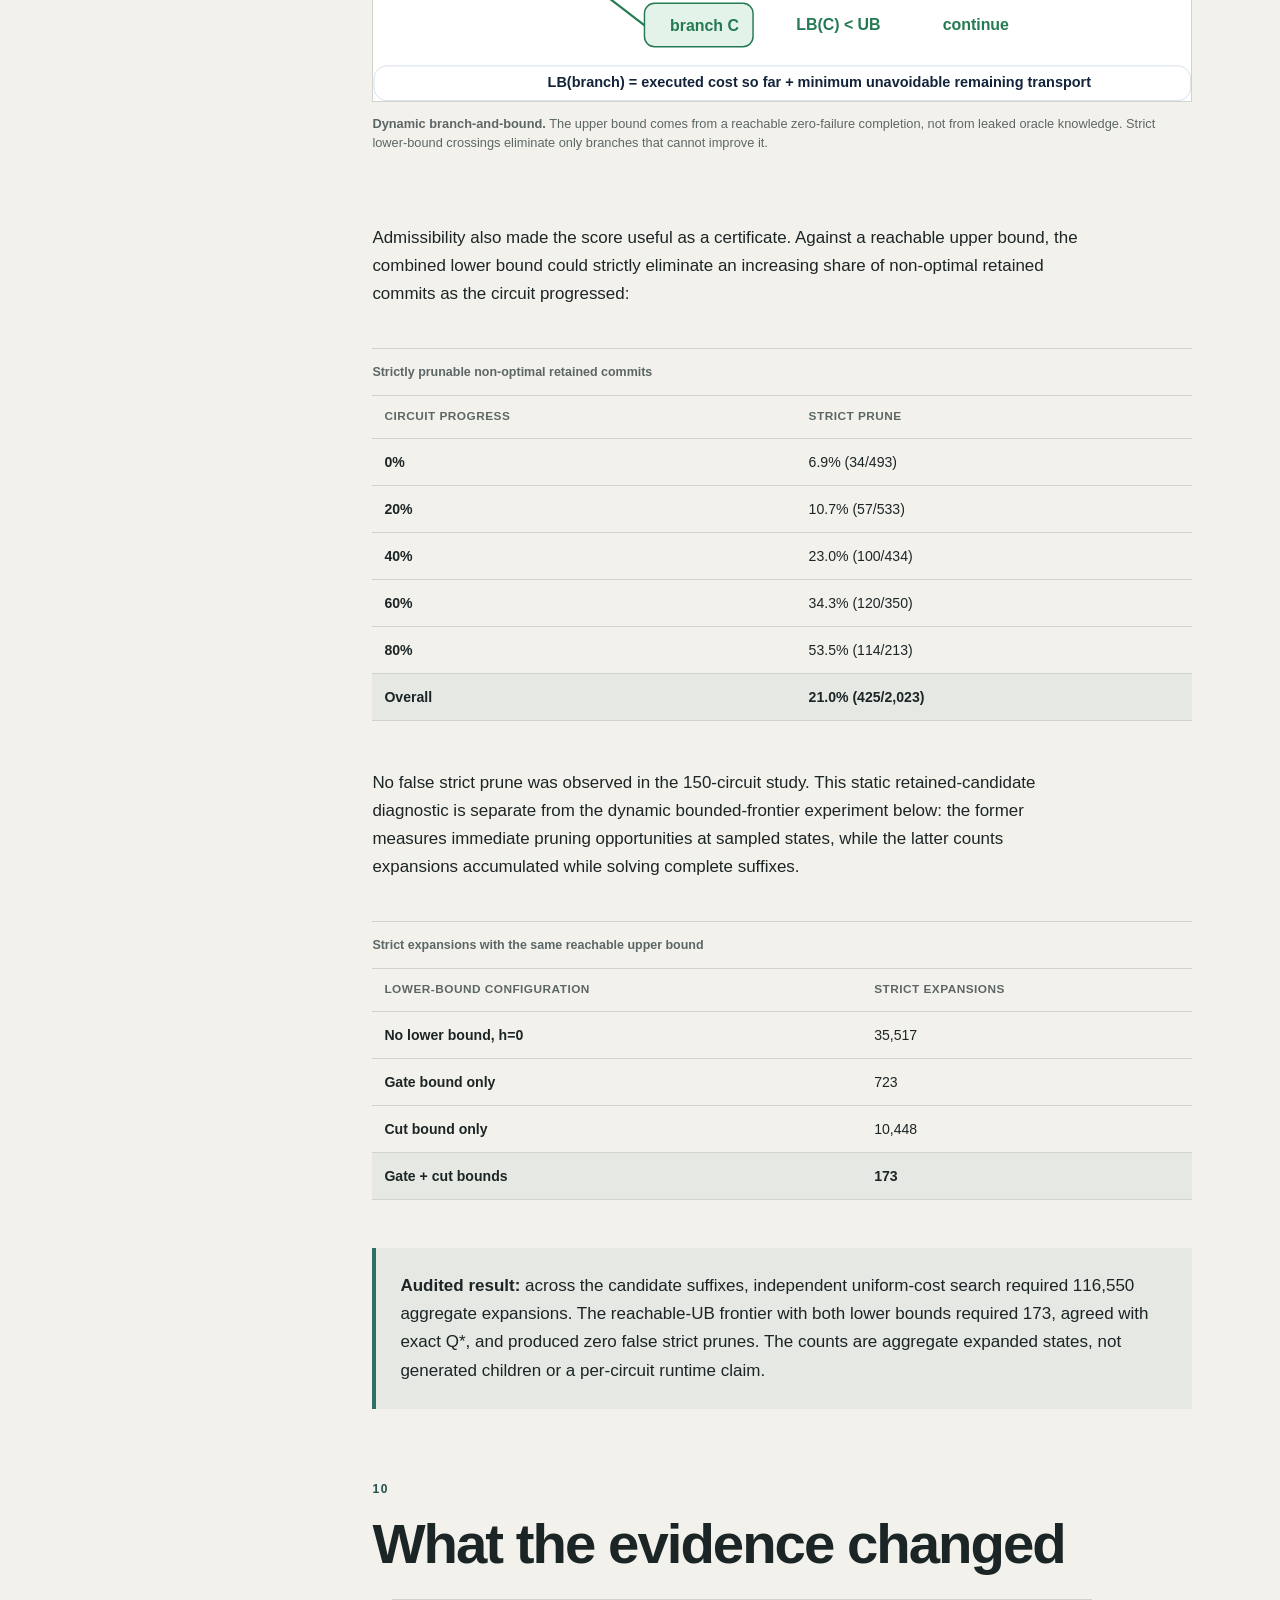
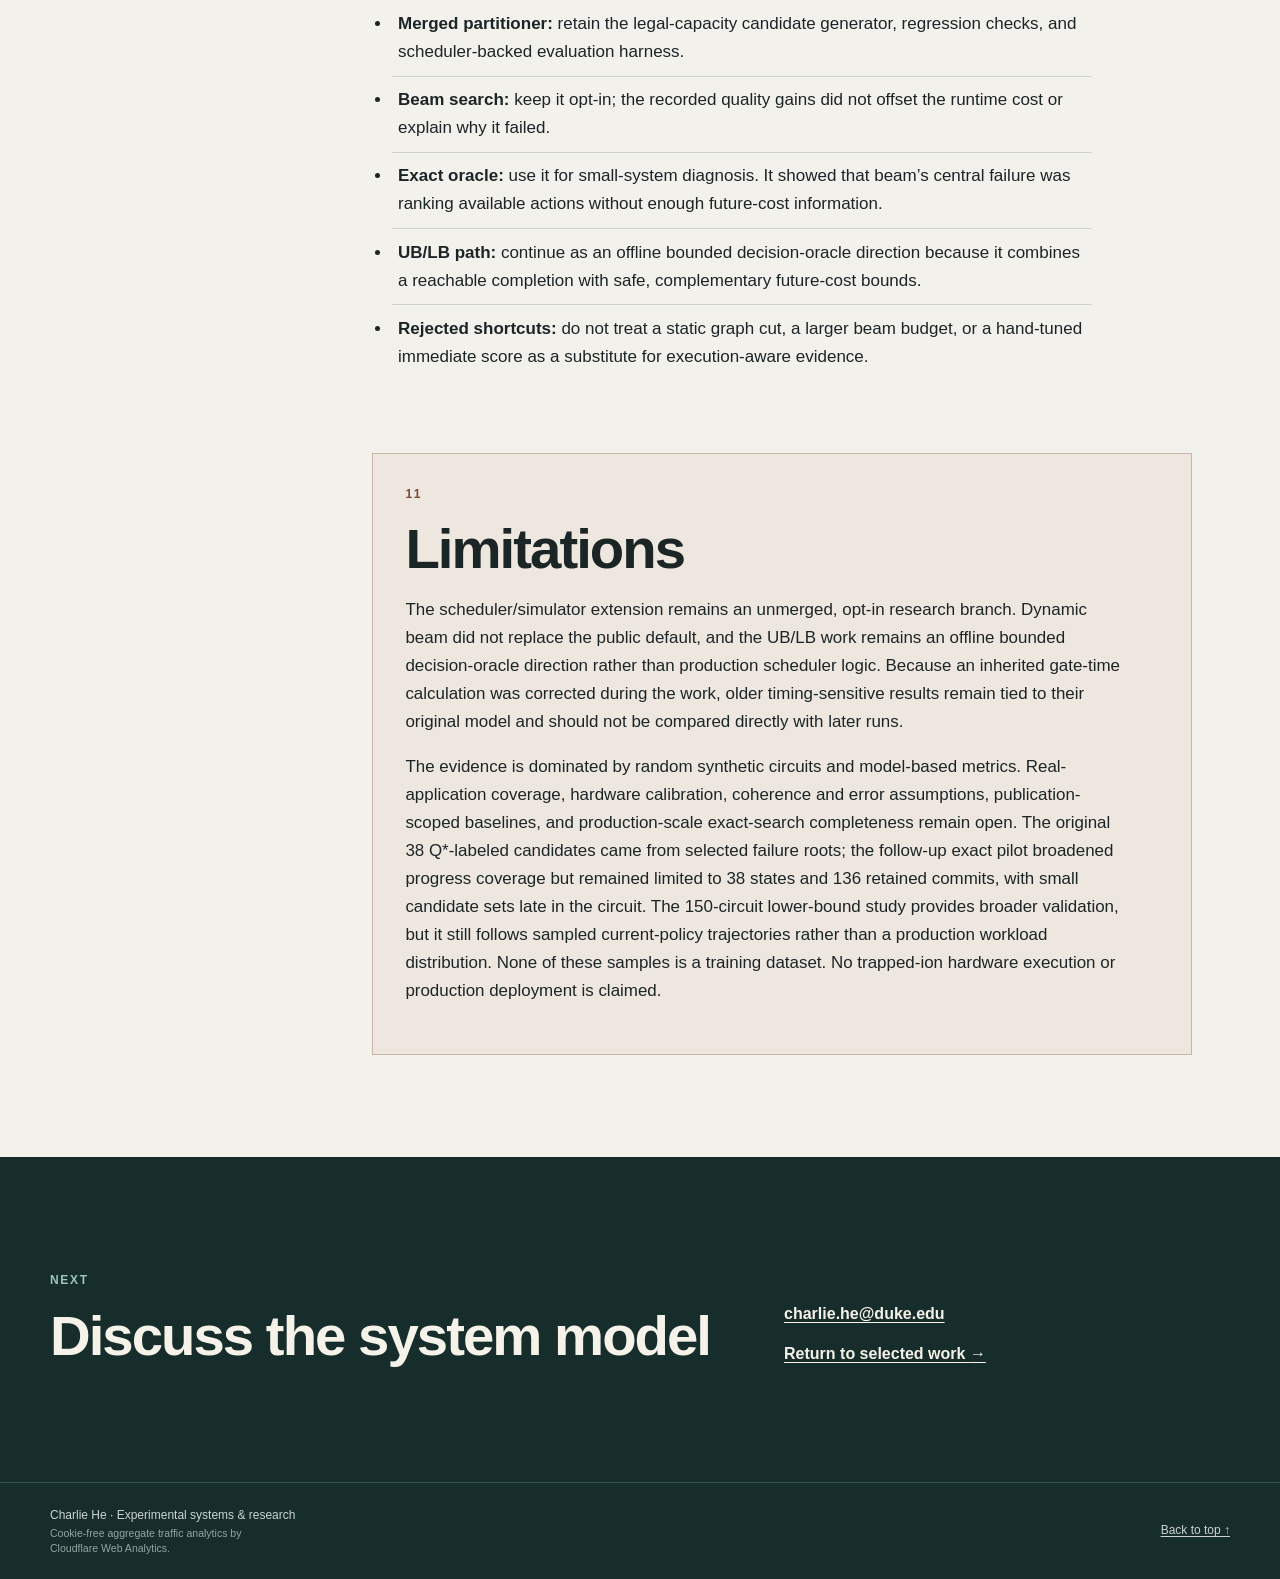
<file: projects/partitioner/index.html>
<!doctype html>
<html lang="en">
  <head>
    <meta charset="utf-8">
    <meta name="viewport" content="width=device-width, initial-scale=1">
    <meta name="description" content="Engineering case study: hardware-aware circuit partitioning and scheduler research for capacity-limited multi-chain trapped-ion systems.">
    <meta name="theme-color" content="#f3f1eb">
    <title>Hardware-Aware Partitioner &amp; Scheduler Research | Charlie He</title>
    <link rel="stylesheet" href="../../styles.41dacad4001eb3ff.css">
  </head>
  <body>
    <a class="skip-link" href="#main">Skip to main content</a>
    <header class="site-header">
      <div class="shell header-inner">
        <a class="wordmark" href="../../" aria-label="Charlie He, home">Charlie He</a>
        <nav aria-label="Primary navigation">
          <ul class="nav-list">
            <li><a href="../../#interests">Interests</a></li>
            <li><a href="../../#work">Work</a></li>
            <li><a href="../../#about">About</a></li>
            <li><a href="../../#cv">CV</a></li>
            <li><a href="../../#contact">Contact</a></li>
          </ul>
        </nav>
      </div>
    </header>

    <main id="main">
      <article>
        <header class="case-hero shell">
          <a class="back-link" href="../../"><span aria-hidden="true">←</span> Portfolio</a>
          <p class="eyebrow">Quantum systems software · Research engineering · 2026</p>
          <h1>Hardware-Aware Partitioner &amp; Scheduler Research</h1>
          <p class="case-lede">A capacity-aware circuit partitioner evaluated through an inherited scheduler/simulator, with merged partitioning work kept distinct from unmerged search research.</p>
          <ul class="status-list" aria-label="Project validation status">
            <li><span class="status-dot status-measured" aria-hidden="true"></span>Partitioner merged and locally verified</li>
            <li><span class="status-dot status-design" aria-hidden="true"></span>Scheduler research remains opt-in</li>
            <li><span class="status-dot status-open" aria-hidden="true"></span>Simulation evidence; no hardware validation</li>
          </ul>
        </header>

        <figure class="case-hero-figure animation-hero shell">
          <div class="animation-frame">
            <img id="ion-shuttle-animation" src="../../assets/ion-shuttle.gif" data-animated-src="../../assets/ion-shuttle.gif" data-static-src="../../assets/ion-shuttle-poster.webp" alt="Animation of logical ion connectivity and physical ion chains changing during entangling gates, swaps, and ion shuttling" width="960" height="540" fetchpriority="high">
            <button class="animation-toggle" type="button" aria-controls="ion-shuttle-animation" aria-pressed="false">Pause animation</button>
          </div>
          <figcaption><strong>Manim concept animation.</strong> A model-level view of logical connectivity above physical ion chains as gates, swaps, and shuttling change the assignment. It explains the scheduling problem; it is not hardware footage or a measured trajectory.</figcaption>
        </figure>

        <div class="case-layout shell">
          <aside class="case-toc" aria-label="Case study sections">
            <p class="panel-label">Case study</p>
            <ol>
              <li><a href="#problem">Problem</a></li>
              <li><a href="#role">My role</a></li>
              <li><a href="#constraints">Constraints</a></li>
              <li><a href="#methods">Methods</a></li>
              <li><a href="#validation">Validation</a></li>
              <li><a href="#research">Beam search</a></li>
              <li><a href="#oracle">Exact oracle</a></li>
              <li><a href="#cost-to-go">Cost-to-go</a></li>
              <li><a href="#pruning">UB/LB pruning</a></li>
              <li><a href="#results">Decisions</a></li>
              <li><a href="#limitations">Limitations</a></li>
            </ol>
          </aside>

          <div class="case-content">
            <section id="problem" class="case-section">
              <p class="eyebrow">01</p>
              <h2>Problem</h2>
              <p>Splitting a quantum circuit across several capacity-limited ion chains is not only a graph-partitioning problem. Every cross-chain interaction can require modeled transport, so a partition that looks efficient statically may perform poorly once a scheduler applies capacity, timing, and error constraints.</p>
              <p>The practical question was therefore not simply “how few edges are cut?” It was “which legal partition still behaves well when executed through the system model?”</p>
            </section>

            <section id="role" class="case-section">
              <p class="eyebrow">02</p>
              <h2>My role</h2>
              <p>I developed most of the capacity-aware partitioner and its benchmark and analysis harnesses. The merged work added temporal and graph-based candidate families, legal-capacity handling, regression checks, and scheduler-in-the-loop comparisons.</p>
              <p>I also extended an inherited, QCCDSim-related scheduler/simulator to investigate transport-aware search and model correctness. That scheduler base predates my work; the research extension was maintained separately from the merged partitioner.</p>
            </section>

            <section id="constraints" class="case-section">
              <p class="eyebrow">03</p>
              <h2>Constraints</h2>
              <ul class="constraint-list">
                <li><strong>Legal capacity:</strong> candidate assignments must satisfy a fixed chain count and allowed chain sizes.</li>
                <li><strong>Execution order:</strong> early two-qubit interactions can matter more than a static interaction graph suggests.</li>
                <li><strong>Model coupling:</strong> shuttle choices change modeled time and error, so scheduler semantics affect partitioner conclusions.</li>
                <li><strong>Search scale:</strong> exact search grows combinatorially and is useful mainly as a small-case oracle or diagnostic.</li>
                <li><strong>Evidence consistency:</strong> timing, error, and transport models changed during the work; results from different model dates are not directly interchangeable.</li>
              </ul>
            </section>

            <section id="methods" class="case-section visual-section">
              <p class="eyebrow">04</p>
              <h2>Partitioner methods</h2>
              <p>The partitioner generated multiple candidate views of the same circuit rather than committing to one heuristic. Temporal grouping preserved early executable structure; graph-based candidates used connectivity and spectral structure. Capacity-aware trimming, rebalancing, and repair converted those candidates into legal assignments.</p>

              <figure class="wide-figure slide-figure">
                <button class="figure-open" type="button" aria-label="View full-resolution temporal-candidate diagram">
                  <img src="../../assets/partitioner-causal-groups.svg" alt="Diagram showing overlapping causal proto-groups formed by forward expansion and recursive backward fill" width="1107" height="449" loading="lazy" decoding="async">
                </button>
                <figcaption><strong>Temporal-candidate diagram.</strong> Forward expansion can trigger backward fill on newly reached qubits. The overlapping proto-groups are candidate structures rather than rectangular time windows or final ion-chain assignments.</figcaption>
              </figure>

              <figure class="wide-figure slide-figure">
                <button class="figure-open" type="button" aria-label="View full-resolution depth-2 temporal-grouping diagram">
                  <img src="../../assets/partitioner-depth2-backtracking.svg" alt="Diagram comparing depth-1 and depth-2 temporal grouping with recursive backtracking through circuit gates" width="1099" height="426" loading="lazy" decoding="async">
                </button>
                <figcaption><strong>Depth-2 method diagram.</strong> The second lookahead reaches a later interaction and recursively backtracks through dependent gates, expanding the candidate without claiming that the diagram is executable pseudocode.</figcaption>
              </figure>

              <figure class="wide-figure slide-figure">
                <button class="figure-open" type="button" aria-label="View full-resolution graph and temporal candidate benchmark">
                  <img src="../../assets/partitioner-graph-temporal-benchmark.png" alt="Two-panel benchmark chart comparing graph, spectral, and temporal partition candidates with a naive baseline across clustered, dense, and sparse random circuits" width="1280" height="504" loading="lazy" decoding="async">
                </button>
                <figcaption><strong>Candidate-family benchmark.</strong> Graph, spectral, and temporal candidates are compared against the tested naive baseline across clustered, dense, and sparse synthetic groups. The top panel reports normalized modeled error; the bottom reports normalized shuttle count.</figcaption>
              </figure>

              <figure class="wide-figure slide-figure">
                <button class="figure-open" type="button" aria-label="View full-resolution spectral candidate benchmark">
                  <img src="../../assets/partitioner-spectral-benchmark.png" alt="Two-panel benchmark chart comparing a spectral layer-inverse candidate with a depth-1 temporal candidate and a naive baseline" width="1280" height="630" loading="lazy" decoding="async">
                </button>
                <figcaption><strong>Focused candidate comparison.</strong> A spectral layer-inverse candidate and a depth-1 temporal candidate are compared with the same naive reference for modeled error and shuttle count. Both charts remain baseline- and model-specific simulation evidence, not hardware measurements.</figcaption>
              </figure>

              <div class="evidence-callout">
                <p><strong>Design principle:</strong> use static structure to generate candidates, then let execution-facing metrics challenge the partition. A graph cut alone is not treated as the final answer.</p>
              </div>
            </section>

            <section id="validation" class="case-section">
              <p class="eyebrow">05</p>
              <h2>Validation evidence</h2>
              <p>The partitioner change set was merged into the project’s main branch. At the reviewed merged commit, a local no-bytecode rerun of the Step 1 indexed-equivalence check passed 72 runs. Committed experiment records also preserve scheduler-backed synthetic sweeps, ablations, and baseline comparisons.</p>
              <ul class="result-list">
                <li><strong>Correctness scope:</strong> the 72-run check verifies indexed-equivalence behavior for Step 1; it is not a claim of full end-to-end correctness.</li>
                <li><strong>Benchmark scope:</strong> reported ratios are normalized to a stated baseline on synthetic circuits.</li>
                <li><strong>Model scope:</strong> the merged partitioner benchmark predates later scheduler corrections and cannot be presented as current system performance.</li>
              </ul>
            </section>

            <section id="research" class="case-section visual-section">
              <p class="eyebrow">06</p>
              <h2>Beam search: useful, but not an answer</h2>
              <p>A separate research branch asked whether looking beyond the next locally cheap action could improve schedule quality. Dynamic beam search kept several partial schedules alive and ranked them after a fixed lookahead horizon, using the same simulator semantics as the matched greedy baseline.</p>

              <figure class="wide-figure slide-figure">
                <button class="figure-open" type="button" aria-label="View full-resolution beam-horizon diagram">
                  <img src="../../assets/scheduler-beam-horizon.svg" alt="Search-tree diagram comparing greedy ranking after one action with beam ranking after several action layers" width="1051" height="468" loading="lazy" decoding="async">
                </button>
                <figcaption><strong>Fixed-horizon comparison.</strong> Greedy ranks after the next action; the beam prototype compares several deeper partial paths. Neither horizontal line represents the cost of a completed schedule.</figcaption>
              </figure>

              <p>Restricted allowed-size cases showed repeatable quality gains in the recorded sample, but unrestricted cases still traded modeled error, transport, and runtime. The tested restricted setting improved the three recorded quality ratios relative to matched greedy runs while averaging approximately 297 times the local wall time.</p>

              <figure class="wide-figure slide-figure">
                <button class="figure-open" type="button" aria-label="View full-resolution beam and greedy modeled-error benchmark">
                  <img src="../../assets/scheduler-beam-benchmark.png" alt="Three-panel chart comparing normalized modeled-error ratios for greedy scheduling and four beam-search configurations under unrestricted and restricted chain sizes" width="2897" height="907" loading="lazy" decoding="async">
                </button>
                <figcaption><strong>Beam benchmark.</strong> Four budget allocations within the Beam strategy are compared with matched greedy runs under unrestricted and restricted chain sizes. Restricted-capacity gains did not carry cleanly into the unrestricted panel, so the experiment did not justify replacing the public default.</figcaption>
              </figure>

              <figure class="wide-figure slide-figure">
                <button class="figure-open" type="button" aria-label="View full-resolution allowed-size gap sensitivity benchmark">
                  <img src="../../assets/scheduler-gap-sensitivity.png" alt="Parameter-sensitivity chart comparing normalized modeled-error ratios for three allowed chain-size gaps across nine synthetic groups" width="2790" height="1296" loading="lazy" decoding="async">
                </button>
                <figcaption><strong>Allowed-size sensitivity.</strong> Gap 1 has the lowest mean in each displayed group, but overlapping error bars and the restricted synthetic sample prevent a universal-optimum claim.</figcaption>
              </figure>

              <div class="evidence-callout">
                <p><strong>Research pivot:</strong> after the main beam parameters had largely converged, the useful question was no longer “which width should I try next?” It was “does beam miss the right action, or does it generate the right action and rank it incorrectly?”</p>
              </div>
            </section>

            <section id="oracle" class="case-section visual-section">
              <p class="eyebrow">07</p>
              <h2>An exact oracle exposed where beam lost the path</h2>
              <p>I built a uniform-cost exact oracle over the simulator’s own successor rules. It enumerated ready cross-chain gates and legal transport options without beam caps; because the accumulated negative-log fidelity loss is nonnegative and additive, the first zero-failure terminal state popped by the search is optimal under that action model.</p>

              <div class="research-table-wrap" tabindex="0" aria-label="Exact-oracle benchmark table, horizontally scrollable on small screens">
                <table class="research-table">
                  <caption>Beam quality against the small-system exact oracle</caption>
                  <thead>
                    <tr>
                      <th scope="col">Qubits</th>
                      <th scope="col">Beam exactly optimal</th>
                      <th scope="col">Mean beam / optimum</th>
                      <th scope="col">Oracle expansions</th>
                    </tr>
                  </thead>
                  <tbody>
                    <tr><th scope="row">4</th><td>4 / 5</td><td>1.020×</td><td>median 3</td></tr>
                    <tr><th scope="row">6</th><td>5 / 5</td><td>1.000×</td><td>median 14</td></tr>
                    <tr><th scope="row">8</th><td>3 / 5</td><td>1.063×</td><td>median 79</td></tr>
                    <tr><th scope="row">10</th><td>0 / 5</td><td>1.221×</td><td>median 862; max 2,485</td></tr>
                    <tr><th scope="row">12, seed 5</th><td>0 / 1</td><td>1.421×</td><td>32,995</td></tr>
                  </tbody>
                </table>
              </div>

              <p>The N=12 case generated 142,276 children, retained 108,284 unique states, and took roughly 34–39 seconds. Exact search therefore worked as a small-system diagnostic, not as a scalable scheduler. Under the working dense-circuit assumption that two-qubit work grows on the order of N<sup>2</sup>, the search burden was expected heuristically to scale as O(exp(N<sup>2</sup>)); this is a regime-specific scaling expectation, not a proven bound for every circuit.</p>
              <p>The more important result came from tracing eight known non-optimal beam runs to their first departure from an oracle-optimal prefix. In all eight, an optimal immediate commit had been generated and survived into the final candidate list. Beam did not lack the action; it preferred a cheaper-looking short-term prefix, or in one tied case used generation order to choose the worse future topology.</p>
            </section>

            <section id="cost-to-go" class="case-section visual-section">
              <p class="eyebrow">08</p>
              <h2>The missing signal was remaining cost</h2>
              <p>To separate immediate action quality from the future it creates, I extended the oracle to score every saved first-commit candidate. For a root state <em>s</em> and candidate <em>a</em>, the exact action value is the loss paid now plus the optimal remaining suffix:</p>

              <div class="equation-block" role="math" aria-label="Q star of state s and action a equals delta g of s and a plus V star of state s sub a. Regret of s and a equals Q star of s and a minus V star of s.">
                <math display="block" aria-hidden="true">
                  <mrow>
                    <msup><mi>Q</mi><mo>*</mo></msup>
                    <mo>(</mo><mi>s</mi><mo>,</mo><mi>a</mi><mo>)</mo>
                    <mo>=</mo>
                    <mi>&Delta;</mi><mi>g</mi>
                    <mo>(</mo><mi>s</mi><mo>,</mo><mi>a</mi><mo>)</mo>
                    <mo>+</mo>
                    <msup><mi>V</mi><mo>*</mo></msup>
                    <mo>(</mo><msub><mi>s</mi><mi>a</mi></msub><mo>)</mo>
                  </mrow>
                </math>
                <math display="block" aria-hidden="true">
                  <mrow>
                    <mtext>regret</mtext>
                    <mo>(</mo><mi>s</mi><mo>,</mo><mi>a</mi><mo>)</mo>
                    <mo>=</mo>
                    <msup><mi>Q</mi><mo>*</mo></msup>
                    <mo>(</mo><mi>s</mi><mo>,</mo><mi>a</mi><mo>)</mo>
                    <mo>&minus;</mo>
                    <msup><mi>V</mi><mo>*</mo></msup>
                    <mo>(</mo><mi>s</mi><mo>)</mo>
                  </mrow>
                </math>
              </div>

              <figure class="wide-figure slide-figure">
                <button class="figure-open" type="button" aria-label="View full-resolution future-cost path diagram">
                  <img src="../../assets/scheduler-future-cost.svg" alt="Path diagram showing three partial schedules scored by executed cost plus predicted remaining cost to a terminal state" width="957" height="427" loading="lazy" decoding="async">
                </button>
                <figcaption><strong>Cost-to-go model.</strong> Comparing partial paths fairly requires both the executed cost <em>g</em> and a remaining-cost term <em>h</em>. The exact suffix value was used as an offline truth label, not as a deployable predictor.</figcaption>
              </figure>

              <p>The first audit traced eight deliberately selected beam failures to the point where they left an oracle-optimal path. In every case, an optimal immediate commit had been generated and retained. Beam did not lack the action; it ranked the future state it created too weakly.</p>

              <p>Because those roots were selected for failure and concentrated early in circuit execution, I did not treat their original mean correlation as a population estimate. A follow-up exact pilot sampled 38 real decision states and 136 retained commits across four progress bands. Mean within-state Spearman correlation between exact suffix cost and Q* regret was 0.604, 0.574, 0.879, and 0.926 from early to late progress.</p>

              <p>The result did not support the hypothesis that future cost becomes less informative later in the circuit. It did not, however, make exact suffix cost a deployable ranking feature: V* is part of Q* by definition, and late states often retained only a few candidates, making rank correlation easier to saturate. The useful conclusion was narrower: immediate loss alone could not represent the topology-dependent consequences of a commit, while exact future cost provided an offline truth label for testing practical approximations.</p>
            </section>

            <section id="pruning" class="case-section visual-section">
              <p class="eyebrow">09</p>
              <h2>From cost-to-go to safe UB/LB pruning</h2>
              <p>Full Q* is exponentially expensive. I therefore tested whether two admissible lower bounds could recover part of its decision signal: a gate-loss floor for remaining work and a cut-matching transport bound for the minimum qubits that must cross adjacent chain separators.</p>

              <figure class="wide-figure slide-figure">
                <button class="figure-open" type="button" aria-label="View full-resolution move lower-bound diagram">
                  <img src="../../assets/scheduler-move-bound.svg" alt="Two-part diagram showing shared cross-chain interaction endpoints and minimum vertex-cover bounds across adjacent chain cuts" width="1074" height="395" loading="lazy" decoding="async">
                </button>
                <figcaption><strong>Cut-matching bound.</strong> Crossing gates that share an endpoint may require only one moved qubit. Bounding each adjacent chain separator independently avoids double-counting a single interaction as a separate move.</figcaption>
              </figure>

              <p>Their sum is <em>h</em>; adding the loss of the immediate macro action gives a lower bound on the complete action value, <em>Q</em><sub>LB</sub>. I evaluated these quantities on 150 fresh circuits spanning dense, sparse, and clustered structures: 646 progress-conditioned decision states and 2,926 retained first commits. Correlations were computed within each state, averaged by circuit, and then balanced equally across circuit types. Confidence intervals used 10,000 whole-circuit cluster-bootstrap samples.</p>

              <div class="equation-block single-equation" role="math" aria-label="h equals h gate plus h cut. Q lower bound equals immediate action loss plus h.">
                <math display="block" aria-hidden="true">
                  <mrow>
                    <mi>h</mi>
                    <mo>=</mo>
                    <msub><mi>h</mi><mtext>gate</mtext></msub>
                    <mo>+</mo>
                    <msub><mi>h</mi><mtext>cut</mtext></msub>
                    <mspace width="1.5em"></mspace>
                    <msub><mi>Q</mi><mtext>LB</mtext></msub>
                    <mo>=</mo>
                    <mi>&Delta;</mi><mi>g</mi>
                    <mo>+</mo>
                    <mi>h</mi>
                  </mrow>
                </math>
              </div>

              <div class="research-table-wrap" tabindex="0" aria-label="Progress-conditioned lower-bound validation table, horizontally scrollable on small screens">
                <table class="research-table compact-table">
                  <caption>Progress-conditioned lower-bound validation</caption>
                  <thead>
                    <tr>
                      <th scope="col">Circuit progress</th>
                      <th scope="col">&rho;(h, V*)</th>
                      <th scope="col">&rho;(Q<sub>LB</sub>, Q*)</th>
                      <th scope="col">Q<sub>LB</sub> top-1 overlap</th>
                    </tr>
                  </thead>
                  <tbody>
                    <tr><th scope="row">0%</th><td>0.414</td><td>0.517</td><td>69.8%</td></tr>
                    <tr><th scope="row">20%</th><td>0.552</td><td>0.497</td><td>67.8%</td></tr>
                    <tr><th scope="row">40%</th><td>0.549</td><td>0.581</td><td>84.0%</td></tr>
                    <tr><th scope="row">60%</th><td>0.664</td><td>0.623</td><td>83.3%</td></tr>
                    <tr><th scope="row">80%</th><td>0.801</td><td>0.760</td><td>93.8%</td></tr>
                    <tr class="key-row"><th scope="row">Overall</th><td><strong>0.593</strong></td><td><strong>0.592</strong></td><td><strong>79.7%</strong></td></tr>
                  </tbody>
                </table>
              </div>

              <p>The progress labels are bucket centers rather than exact sample points: 0%, 20%, 40%, 60%, and 80% denote [0%, 10%), [10%, 30%), [30%, 50%), [50%, 70%), and [70%, 90%). The combined bound carried a moderate but consistent future-cost signal: overall &rho;(h, V*) was 0.593 with a 95% confidence interval of [0.546, 0.638]. After immediate action cost was restored, &rho;(Q<sub>LB</sub>, Q*) was 0.592 [0.549, 0.635], and the lower-bound score selected a Q*-optimal retained action in 79.7% [76.3%, 82.9%] of states.</p>

              <p>The signal generally strengthened toward the end of the circuit, but not monotonically. Early top-1 agreement remained only about 68–70%, so the lower bound was useful evidence rather than a reliable replacement for exact action values. Candidate pooling was deliberately excluded from the headline result because shared progress trends inflated the pooled correlations.</p>

              <p>The useful combination emerged in a dynamic bounded frontier. A feasible completed schedule supplies an upper bound, while each partial branch is expanded by its accumulated loss plus both lower bounds. A branch is pruned only when it cannot beat the current feasible completion.</p>

              <div class="equation-block single-equation" role="math" aria-label="f of state equals g of state plus h gate of state plus h cut of state. Prune only when f of state exceeds the feasible upper bound.">
                <math display="block" aria-hidden="true">
                  <mrow>
                    <mi>f</mi><mo>(</mo><mi>s</mi><mo>)</mo>
                    <mo>=</mo>
                    <mi>g</mi><mo>(</mo><mi>s</mi><mo>)</mo>
                    <mo>+</mo>
                    <msub><mi>h</mi><mtext>gate</mtext></msub><mo>(</mo><mi>s</mi><mo>)</mo>
                    <mo>+</mo>
                    <msub><mi>h</mi><mtext>cut</mtext></msub><mo>(</mo><mi>s</mi><mo>)</mo>
                    <mspace width="1em"></mspace>
                    <mtext>prune only when</mtext>
                    <mspace width="0.35em"></mspace>
                    <mi>f</mi><mo>(</mo><mi>s</mi><mo>)</mo>
                    <mo>&gt;</mo>
                    <mi mathvariant="normal">UB</mi>
                  </mrow>
                </math>
              </div>

              <figure class="wide-figure slide-figure">
                <button class="figure-open" type="button" aria-label="View full-resolution branch-and-bound pruning diagram">
                  <img src="../../assets/scheduler-exact-pruning.svg" alt="Branch-and-bound diagram showing branches continued or pruned by comparing their lower bound with the best complete schedule" width="1130" height="472" loading="lazy" decoding="async">
                </button>
                <figcaption><strong>Dynamic branch-and-bound.</strong> The upper bound comes from a reachable zero-failure completion, not from leaked oracle knowledge. Strict lower-bound crossings eliminate only branches that cannot improve it.</figcaption>
              </figure>

              <p>Admissibility also made the score useful as a certificate. Against a reachable upper bound, the combined lower bound could strictly eliminate an increasing share of non-optimal retained commits as the circuit progressed:</p>

              <div class="research-table-wrap" tabindex="0" aria-label="Static strict-pruning rate by circuit progress, horizontally scrollable on small screens">
                <table class="research-table compact-table">
                  <caption>Strictly prunable non-optimal retained commits</caption>
                  <thead>
                    <tr><th scope="col">Circuit progress</th><th scope="col">Strict prune</th></tr>
                  </thead>
                  <tbody>
                    <tr><th scope="row">0%</th><td>6.9% (34/493)</td></tr>
                    <tr><th scope="row">20%</th><td>10.7% (57/533)</td></tr>
                    <tr><th scope="row">40%</th><td>23.0% (100/434)</td></tr>
                    <tr><th scope="row">60%</th><td>34.3% (120/350)</td></tr>
                    <tr><th scope="row">80%</th><td>53.5% (114/213)</td></tr>
                    <tr class="key-row"><th scope="row">Overall</th><td><strong>21.0% (425/2,023)</strong></td></tr>
                  </tbody>
                </table>
              </div>

              <p>No false strict prune was observed in the 150-circuit study. This static retained-candidate diagnostic is separate from the dynamic bounded-frontier experiment below: the former measures immediate pruning opportunities at sampled states, while the latter counts expansions accumulated while solving complete suffixes.</p>

              <div class="research-table-wrap" tabindex="0" aria-label="Lower-bound ablation table, horizontally scrollable on small screens">
                <table class="research-table compact-table">
                  <caption>Strict expansions with the same reachable upper bound</caption>
                  <thead>
                    <tr><th scope="col">Lower-bound configuration</th><th scope="col">Strict expansions</th></tr>
                  </thead>
                  <tbody>
                    <tr><th scope="row">No lower bound, h=0</th><td>35,517</td></tr>
                    <tr><th scope="row">Gate bound only</th><td>723</td></tr>
                    <tr><th scope="row">Cut bound only</th><td>10,448</td></tr>
                    <tr class="key-row"><th scope="row">Gate + cut bounds</th><td><strong>173</strong></td></tr>
                  </tbody>
                </table>
              </div>

              <div class="evidence-callout">
                <p><strong>Audited result:</strong> across the candidate suffixes, independent uniform-cost search required 116,550 aggregate expansions. The reachable-UB frontier with both lower bounds required 173, agreed with exact Q*, and produced zero false strict prunes. The counts are aggregate expanded states, not generated children or a per-circuit runtime claim.</p>
              </div>
            </section>

            <section id="results" class="case-section">
              <p class="eyebrow">10</p>
              <h2>What the evidence changed</h2>
              <ul class="result-list">
                <li><strong>Merged partitioner:</strong> retain the legal-capacity candidate generator, regression checks, and scheduler-backed evaluation harness.</li>
                <li><strong>Beam search:</strong> keep it opt-in; the recorded quality gains did not offset the runtime cost or explain why it failed.</li>
                <li><strong>Exact oracle:</strong> use it for small-system diagnosis. It showed that beam’s central failure was ranking available actions without enough future-cost information.</li>
                <li><strong>UB/LB path:</strong> continue as an offline bounded decision-oracle direction because it combines a reachable completion with safe, complementary future-cost bounds.</li>
                <li><strong>Rejected shortcuts:</strong> do not treat a static graph cut, a larger beam budget, or a hand-tuned immediate score as a substitute for execution-aware evidence.</li>
              </ul>
            </section>

            <section id="limitations" class="case-section limitation-section">
              <p class="eyebrow">11</p>
              <h2>Limitations</h2>
              <p>The scheduler/simulator extension remains an unmerged, opt-in research branch. Dynamic beam did not replace the public default, and the UB/LB work remains an offline bounded decision-oracle direction rather than production scheduler logic. Because an inherited gate-time calculation was corrected during the work, older timing-sensitive results remain tied to their original model and should not be compared directly with later runs.</p>
              <p>The evidence is dominated by random synthetic circuits and model-based metrics. Real-application coverage, hardware calibration, coherence and error assumptions, publication-scoped baselines, and production-scale exact-search completeness remain open. The original 38 Q*-labeled candidates came from selected failure roots; the follow-up exact pilot broadened progress coverage but remained limited to 38 states and 136 retained commits, with small candidate sets late in the circuit. The 150-circuit lower-bound study provides broader validation, but it still follows sampled current-policy trajectories rather than a production workload distribution. None of these samples is a training dataset. No trapped-ion hardware execution or production deployment is claimed.</p>
            </section>
          </div>
        </div>
      </article>

      <dialog id="image-lightbox" class="image-lightbox" aria-label="Full-resolution project figure">
        <div class="lightbox-panel">
          <button id="lightbox-close" class="lightbox-close" type="button" aria-label="Close full-resolution figure">×</button>
          <figure class="lightbox-figure">
            <img id="lightbox-image" class="lightbox-image" alt="Full-resolution project figure" width="1600" height="900">
            <figcaption id="lightbox-caption"></figcaption>
          </figure>
        </div>
      </dialog>

      <section class="section contact-section" aria-labelledby="next-title">
        <div class="shell contact-grid">
          <div>
            <p class="eyebrow">Next</p>
            <h2 id="next-title">Discuss the system model</h2>
          </div>
          <div class="contact-links">
            <a href="mailto:charlie.he@duke.edu">charlie.he@duke.edu</a>
            <a href="../../#work">Return to selected work <span aria-hidden="true">→</span></a>
          </div>
        </div>
      </section>
    </main>

    <footer class="site-footer">
      <div class="shell footer-inner">
        <div>
          <p>Charlie He · Experimental systems &amp; research</p>
          <p class="visitor-counter-note">Cookie-free aggregate traffic analytics by Cloudflare Web Analytics.</p>
        </div>
        <a href="#main">Back to top <span aria-hidden="true">↑</span></a>
      </div>
    </footer>
    <script src="../../assets/lightbox.js"></script>
    <script>
      const animation = document.querySelector("#ion-shuttle-animation");
      const animationToggle = document.querySelector(".animation-toggle");
      const reduceMotion = window.matchMedia("(prefers-reduced-motion: reduce)").matches;

      function setAnimationPaused(paused) {
        animation.src = paused ? animation.dataset.staticSrc : animation.dataset.animatedSrc;
        animationToggle.textContent = paused ? "Play animation" : "Pause animation";
        animationToggle.setAttribute("aria-pressed", String(paused));
      }

      if (reduceMotion) setAnimationPaused(true);
      animationToggle.addEventListener("click", () => {
        setAnimationPaused(animationToggle.getAttribute("aria-pressed") !== "true");
      });
    </script>
    
  <!-- Cloudflare Web Analytics --><script type='module' src='https://static.cloudflareinsights.com/beacon.min.js' data-cf-beacon='{"token": "c3f1f885fe644bca8942773857639de0"}'></script><!-- End Cloudflare Web Analytics -->
  </body>
</html>
</file>
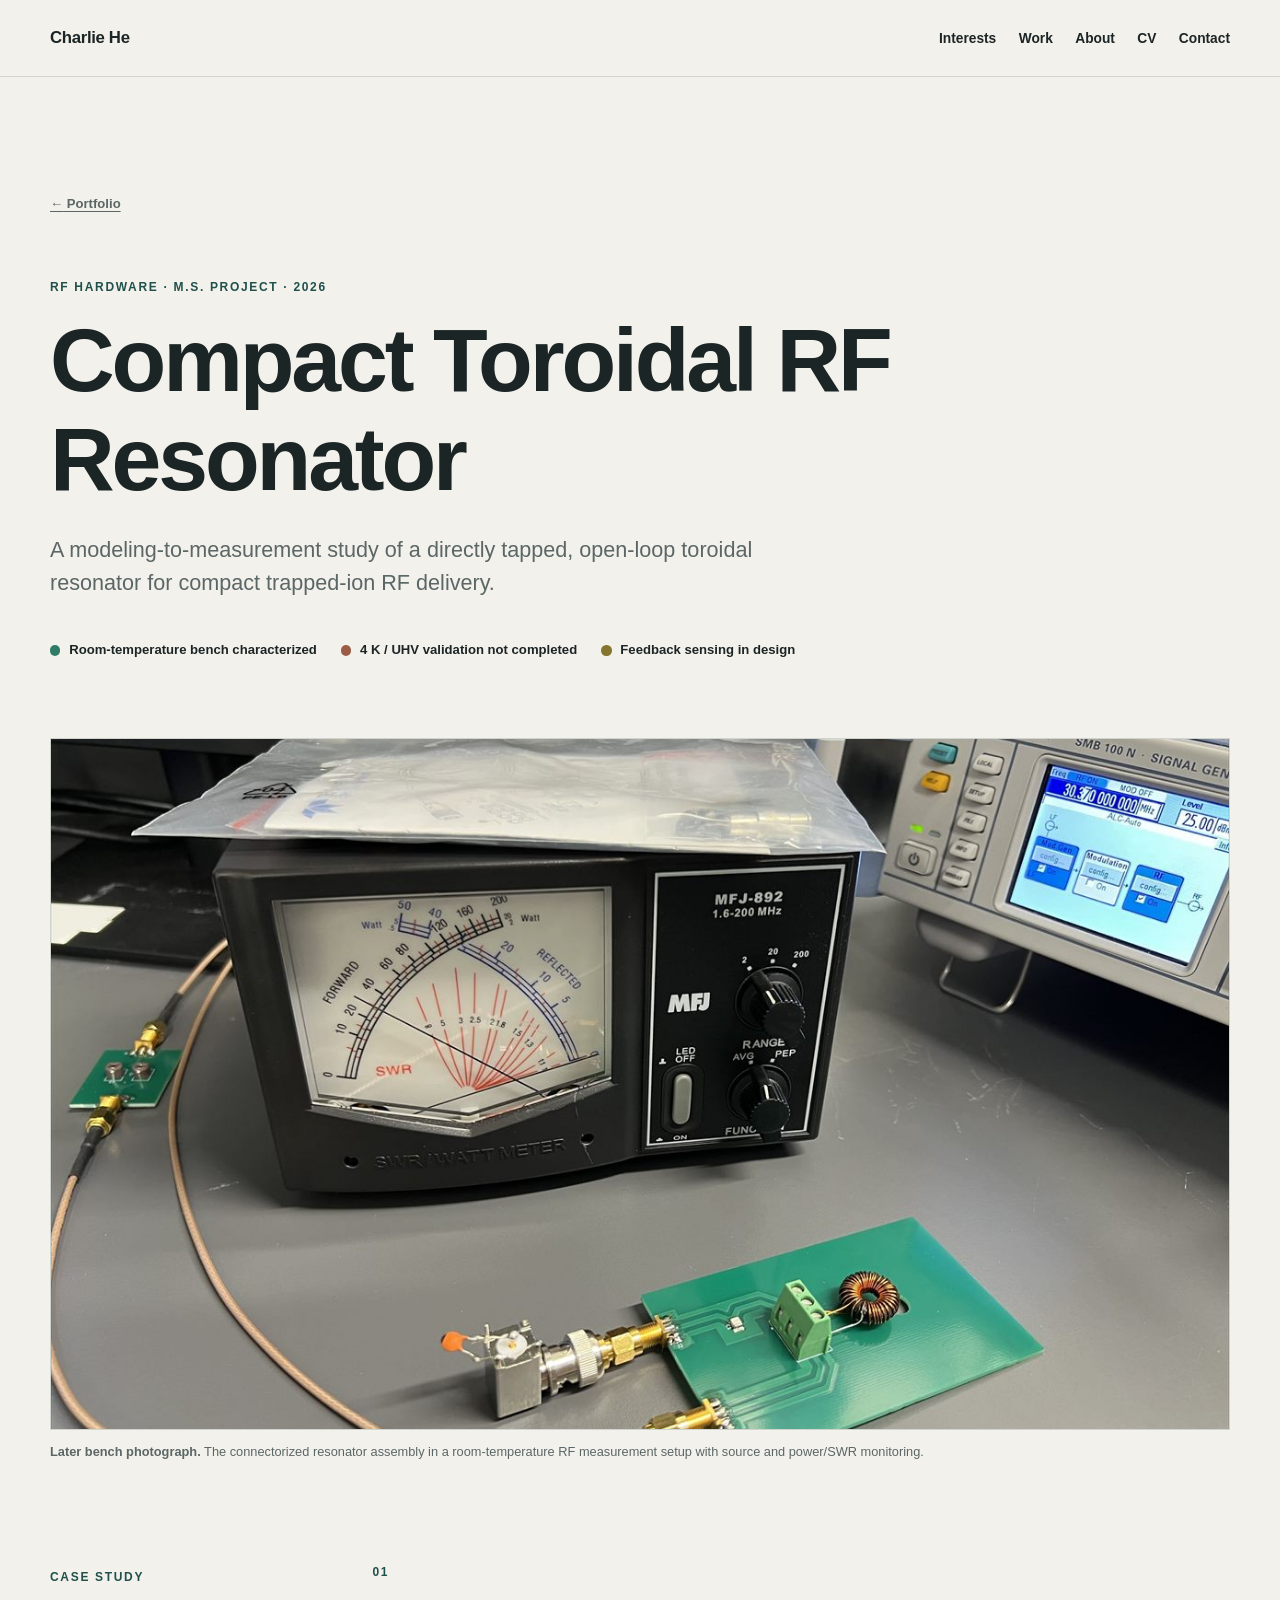
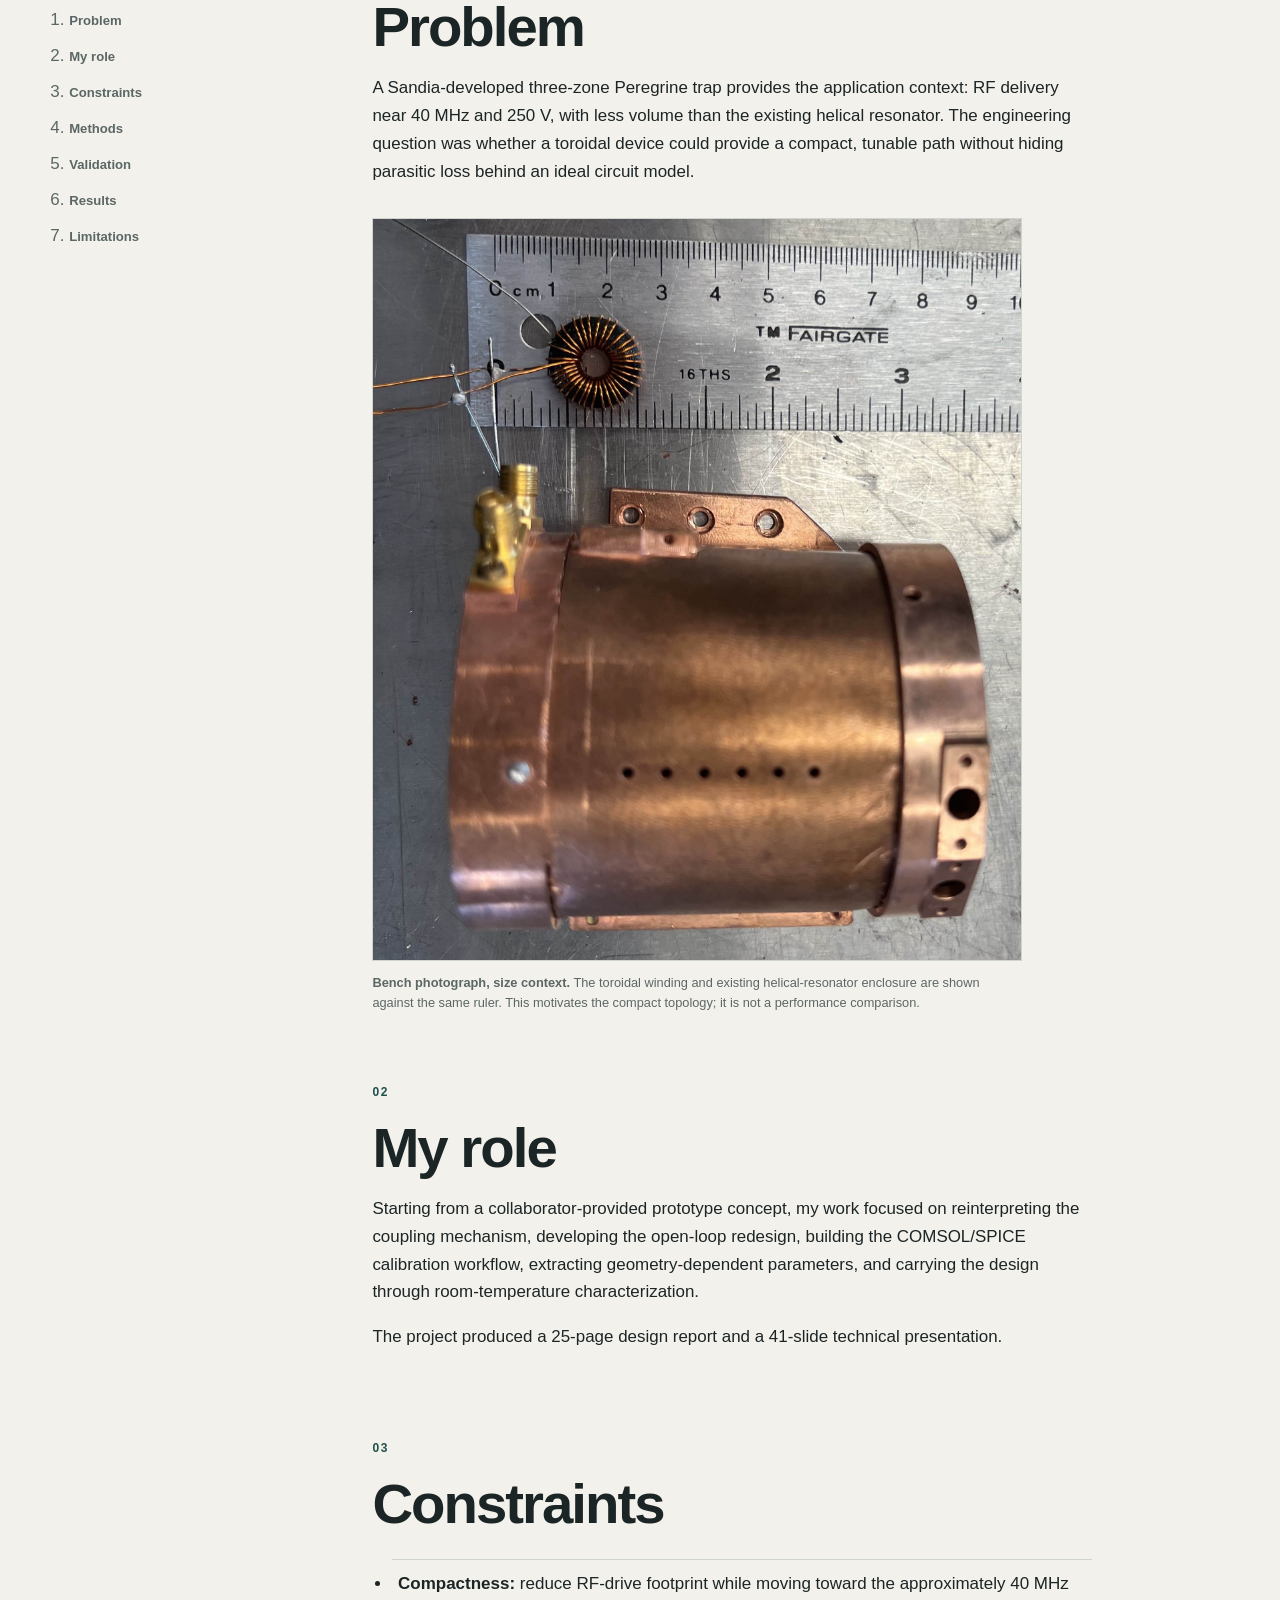
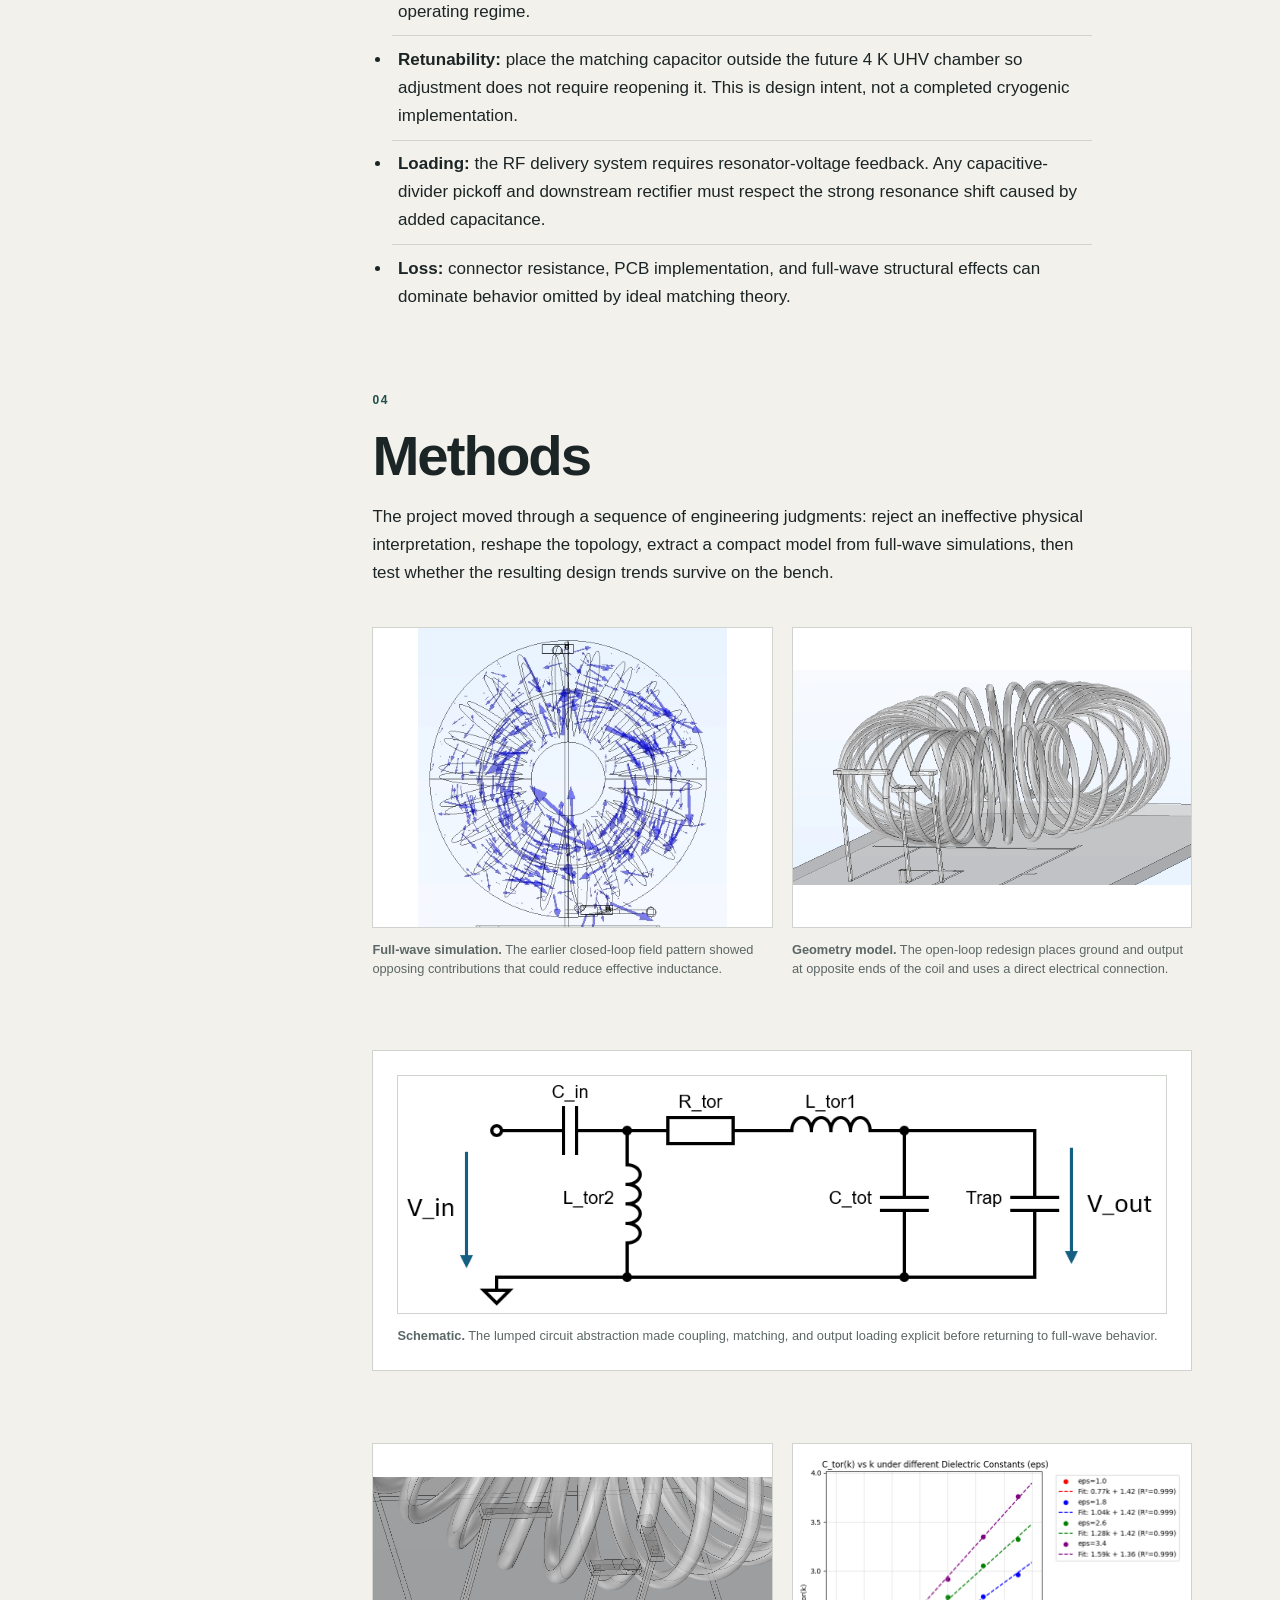
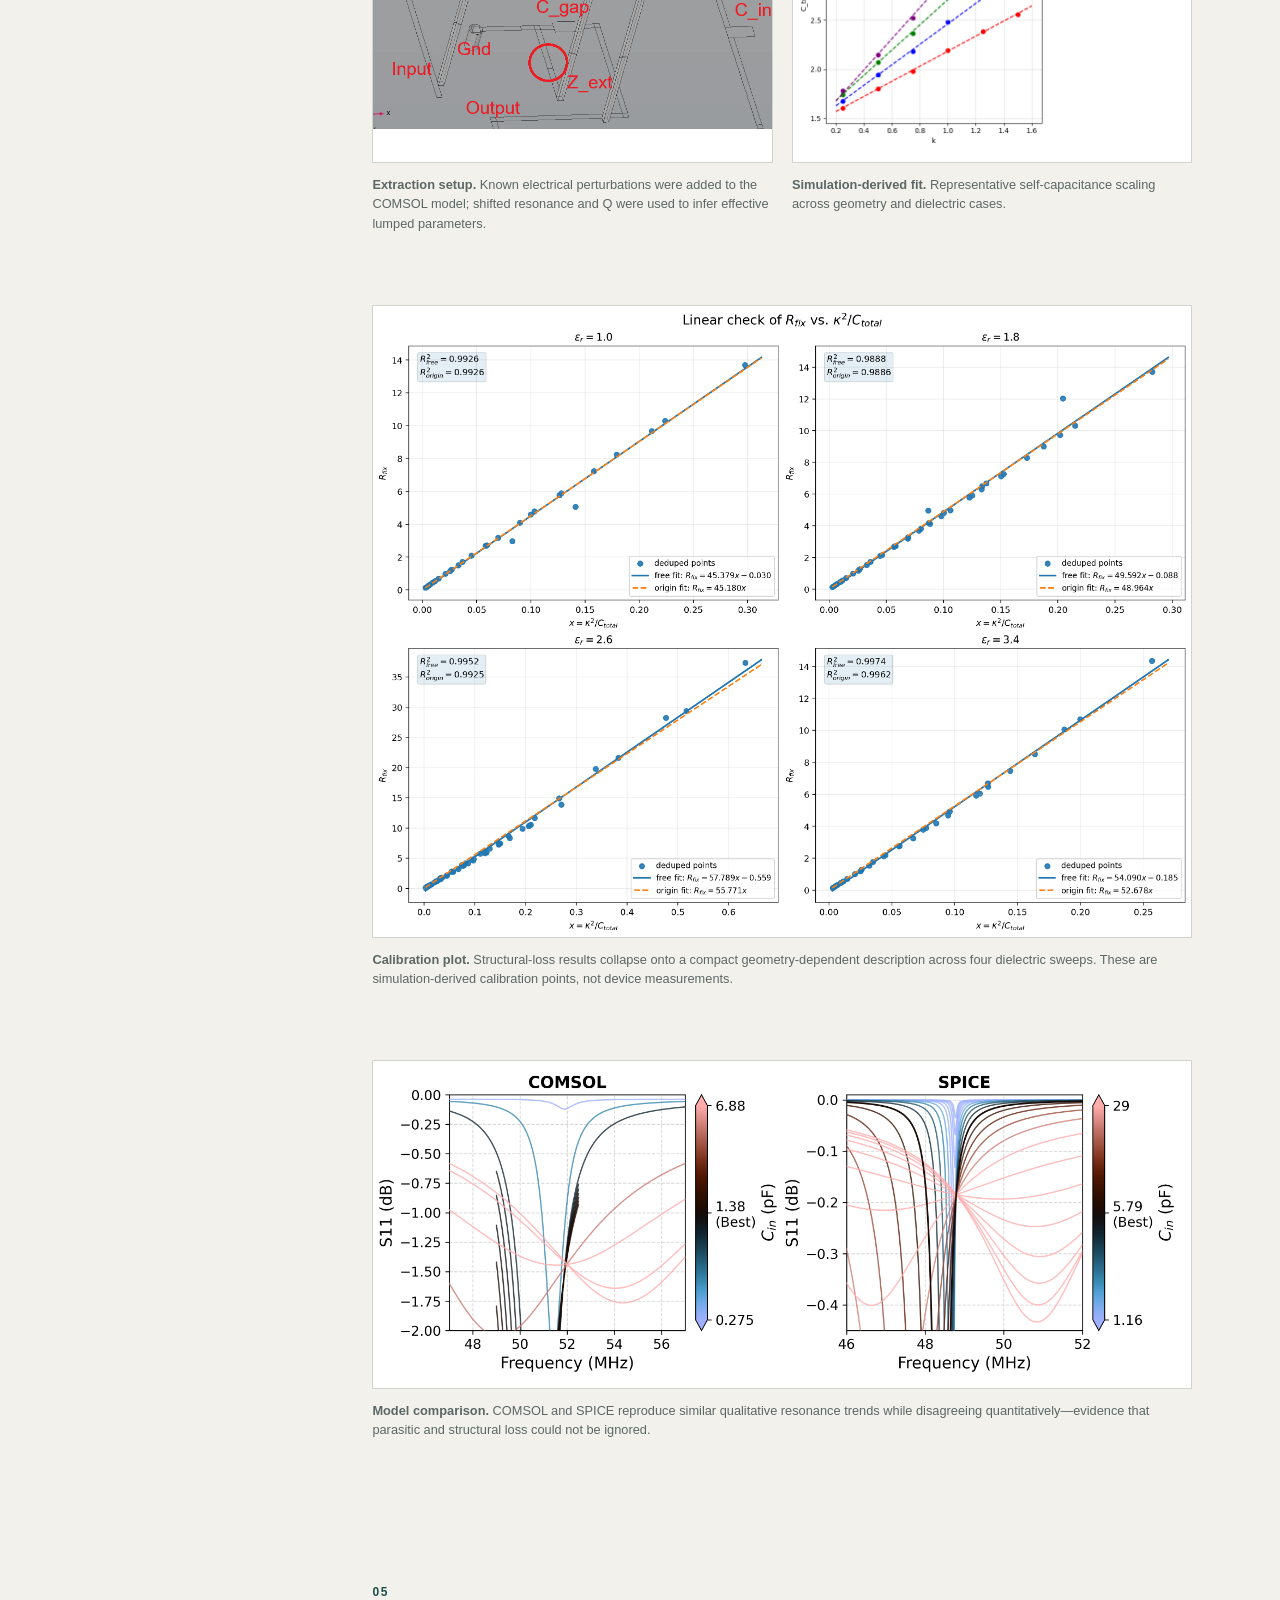
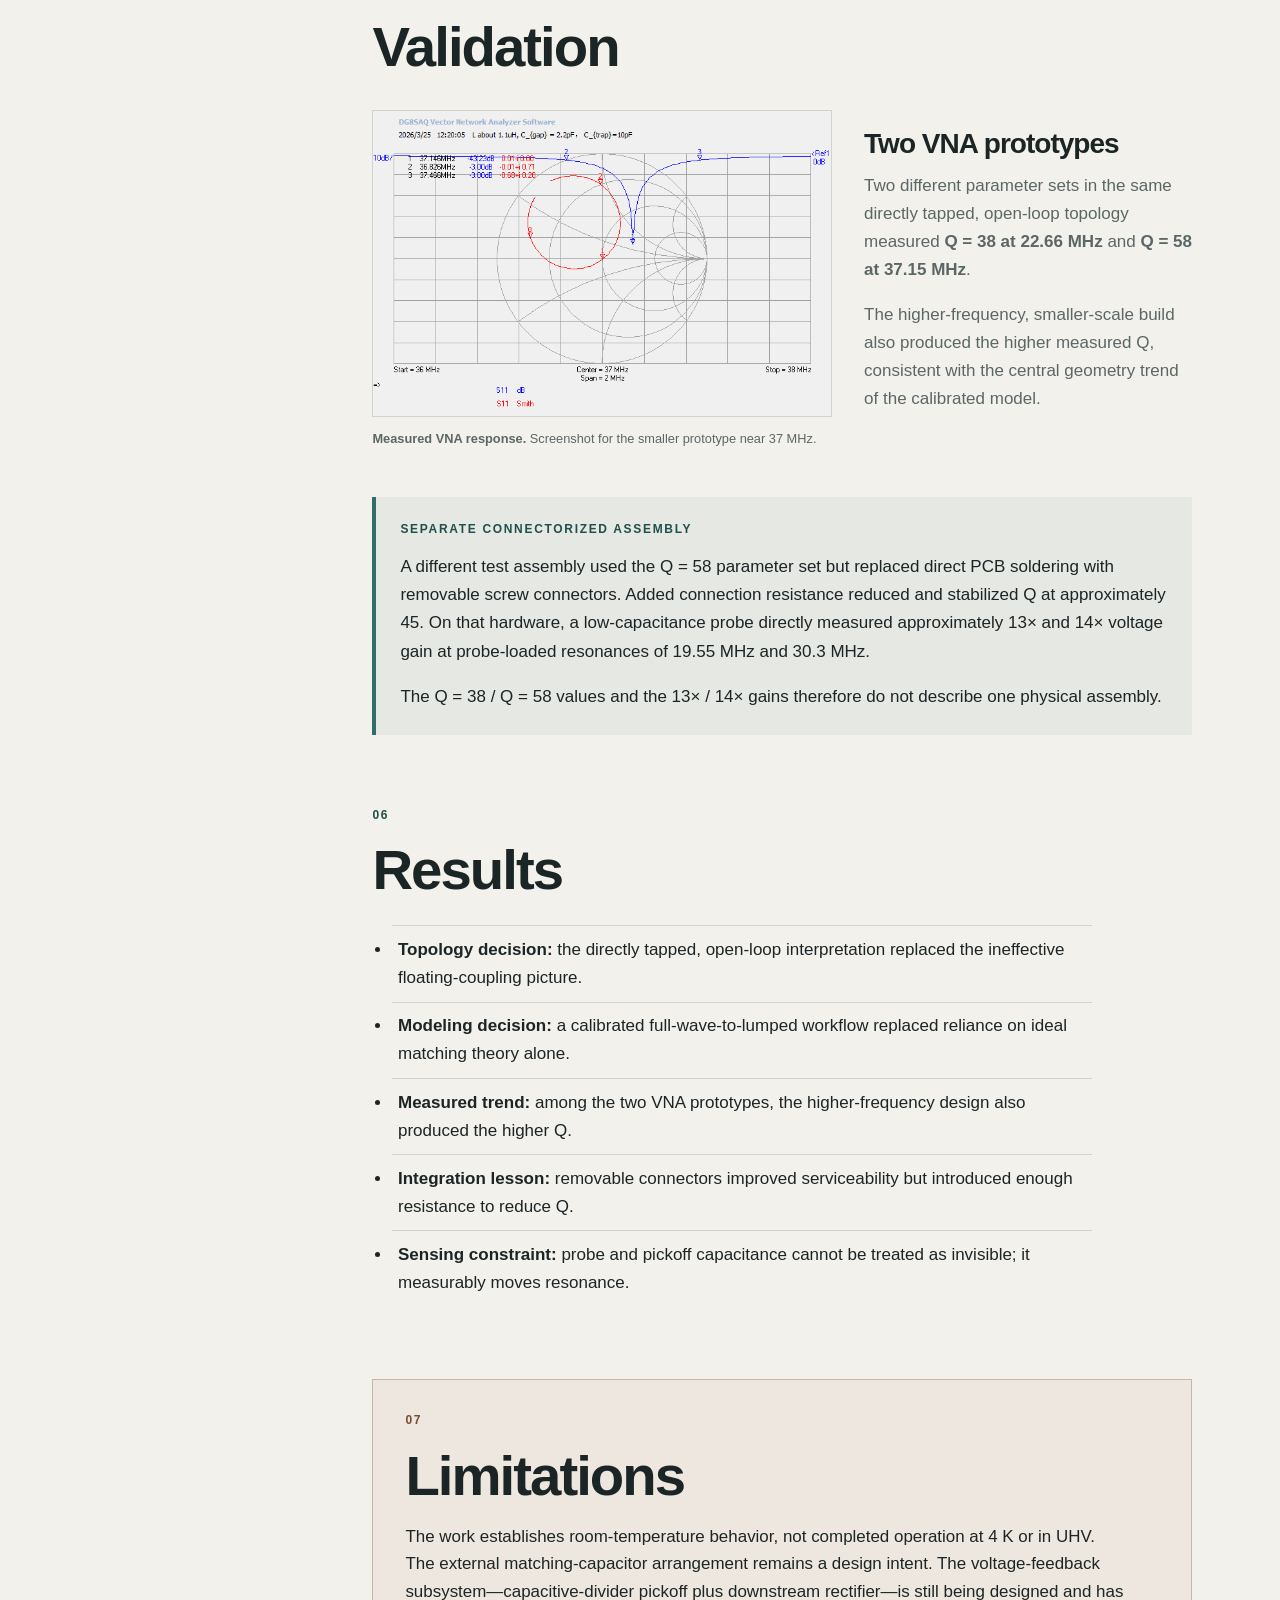
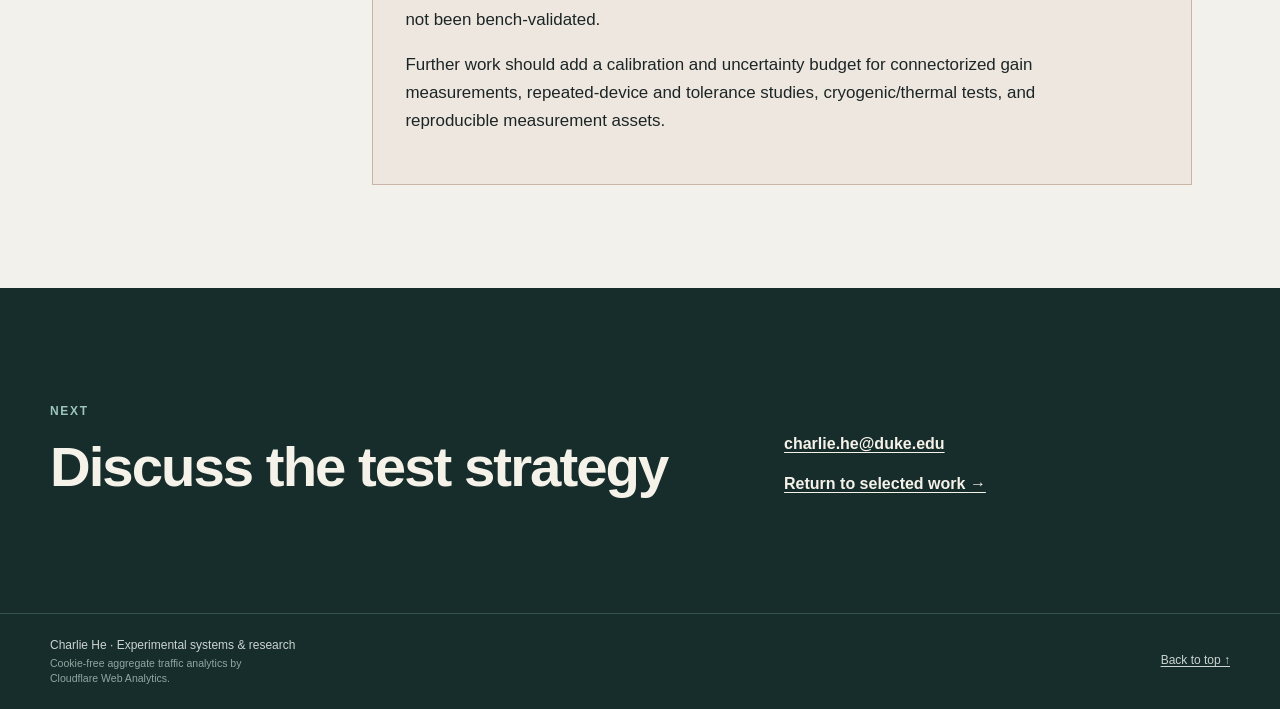
<file: projects/resonator/index.html>
<!doctype html>
<html lang="en">
  <head>
    <meta charset="utf-8">
    <meta name="viewport" content="width=device-width, initial-scale=1">
    <meta name="description" content="Visual engineering case study: compact toroidal RF resonator topology, modeling, parameter extraction, prototype measurement, and limitations.">
    <meta name="theme-color" content="#f3f1eb">
    <title>Compact Toroidal RF Resonator | Charlie He</title>
    <link rel="stylesheet" href="../../styles.41dacad4001eb3ff.css">
  </head>
  <body>
    <a class="skip-link" href="#main">Skip to main content</a>
    <header class="site-header">
      <div class="shell header-inner">
        <a class="wordmark" href="../../" aria-label="Charlie He, home">Charlie He</a>
        <nav aria-label="Primary navigation">
          <ul class="nav-list">
            <li><a href="../../#interests">Interests</a></li>
            <li><a href="../../#work">Work</a></li>
            <li><a href="../../#about">About</a></li>
            <li><a href="../../#cv">CV</a></li>
            <li><a href="../../#contact">Contact</a></li>
          </ul>
        </nav>
      </div>
    </header>

    <main id="main">
      <article>
        <header class="case-hero shell">
          <a class="back-link" href="../../"><span aria-hidden="true">←</span> Portfolio</a>
          <p class="eyebrow">RF hardware · M.S. project · 2026</p>
          <h1>Compact Toroidal RF Resonator</h1>
          <p class="case-lede">A modeling-to-measurement study of a directly tapped, open-loop toroidal resonator for compact trapped-ion RF delivery.</p>
          <ul class="status-list" aria-label="Project validation status">
            <li><span class="status-dot status-measured" aria-hidden="true"></span>Room-temperature bench characterized</li>
            <li><span class="status-dot status-open" aria-hidden="true"></span>4 K / UHV validation not completed</li>
            <li><span class="status-dot status-design" aria-hidden="true"></span>Feedback sensing in design</li>
          </ul>
        </header>

        <figure class="case-hero-figure shell">
          <button class="figure-open" type="button" aria-label="View full-resolution resonator bench photograph">
            <img src="../../assets/resonator-prototype.jpg" alt="Connectorized toroidal resonator PCB connected to an RF source and power and SWR monitoring instruments on a laboratory bench" width="1280" height="960" fetchpriority="high">
          </button>
          <figcaption><strong>Later bench photograph.</strong> The connectorized resonator assembly in a room-temperature RF measurement setup with source and power/SWR monitoring.</figcaption>
        </figure>

        <div class="case-layout shell">
          <aside class="case-toc" aria-label="Case study sections">
            <p class="panel-label">Case study</p>
            <ol>
              <li><a href="#problem">Problem</a></li>
              <li><a href="#role">My role</a></li>
              <li><a href="#constraints">Constraints</a></li>
              <li><a href="#methods">Methods</a></li>
              <li><a href="#validation">Validation</a></li>
              <li><a href="#results">Results</a></li>
              <li><a href="#limitations">Limitations</a></li>
            </ol>
          </aside>

          <div class="case-content">
            <section id="problem" class="case-section">
              <p class="eyebrow">01</p>
              <h2>Problem</h2>
              <p>A Sandia-developed three-zone Peregrine trap provides the application context: RF delivery near 40 MHz and 250 V, with less volume than the existing helical resonator. The engineering question was whether a toroidal device could provide a compact, tunable path without hiding parasitic loss behind an ideal circuit model.</p>
              <figure class="comparison-figure">
                <button class="figure-open" type="button" aria-label="View full-resolution resonator size-comparison photograph">
                  <img src="../../assets/resonator-size-comparison.jpg" alt="Small toroidal winding beside a ruler above the much larger copper enclosure of the existing helical resonator" width="1937" height="2216" loading="lazy" decoding="async">
                </button>
                <figcaption><strong>Bench photograph, size context.</strong> The toroidal winding and existing helical-resonator enclosure are shown against the same ruler. This motivates the compact topology; it is not a performance comparison.</figcaption>
              </figure>
            </section>

            <section id="role" class="case-section">
              <p class="eyebrow">02</p>
              <h2>My role</h2>
              <p>Starting from a collaborator-provided prototype concept, my work focused on reinterpreting the coupling mechanism, developing the open-loop redesign, building the COMSOL/SPICE calibration workflow, extracting geometry-dependent parameters, and carrying the design through room-temperature characterization.</p>
              <p>The project produced a 25-page design report and a 41-slide technical presentation.</p>
            </section>

            <section id="constraints" class="case-section">
              <p class="eyebrow">03</p>
              <h2>Constraints</h2>
              <ul class="constraint-list">
                <li><strong>Compactness:</strong> reduce RF-drive footprint while moving toward the approximately 40 MHz operating regime.</li>
                <li><strong>Retunability:</strong> place the matching capacitor outside the future 4 K UHV chamber so adjustment does not require reopening it. This is design intent, not a completed cryogenic implementation.</li>
                <li><strong>Loading:</strong> the RF delivery system requires resonator-voltage feedback. Any capacitive-divider pickoff and downstream rectifier must respect the strong resonance shift caused by added capacitance.</li>
                <li><strong>Loss:</strong> connector resistance, PCB implementation, and full-wave structural effects can dominate behavior omitted by ideal matching theory.</li>
              </ul>
            </section>

            <section id="methods" class="case-section visual-section">
              <p class="eyebrow">04</p>
              <h2>Methods</h2>
              <p>The project moved through a sequence of engineering judgments: reject an ineffective physical interpretation, reshape the topology, extract a compact model from full-wave simulations, then test whether the resulting design trends survive on the bench.</p>

              <div class="visual-pair">
                <figure>
                  <button class="figure-open" type="button" aria-label="View full-resolution magnetic-field simulation">
                    <img src="../../assets/resonator-h-field.png" alt="COMSOL magnetic-field vectors circulating through the earlier closed-loop toroidal design" width="407" height="393" loading="lazy" decoding="async">
                  </button>
                  <figcaption><strong>Full-wave simulation.</strong> The earlier closed-loop field pattern showed opposing contributions that could reduce effective inductance.</figcaption>
                </figure>
                <figure>
                  <button class="figure-open" type="button" aria-label="View full-resolution open-loop geometry model">
                    <img src="../../assets/resonator-open-loop.png" alt="COMSOL geometry model of the redesigned open-loop toroidal resonator with direct electrical taps" width="683" height="369" loading="lazy" decoding="async">
                  </button>
                  <figcaption><strong>Geometry model.</strong> The open-loop redesign places ground and output at opposite ends of the coil and uses a direct electrical connection.</figcaption>
                </figure>
              </div>

              <figure class="wide-figure figure-contained">
                <button class="figure-open" type="button" aria-label="View full-resolution lumped-circuit schematic">
                  <img src="../../assets/resonator-circuit-model.png" alt="Lumped circuit schematic with input coupling capacitor, toroidal inductance and resistance, total capacitance, trap capacitance, and output" width="942" height="291" loading="lazy" decoding="async">
                </button>
                <figcaption><strong>Schematic.</strong> The lumped circuit abstraction made coupling, matching, and output loading explicit before returning to full-wave behavior.</figcaption>
              </figure>

              <div class="visual-pair visual-pair-wide">
                <figure>
                  <button class="figure-open" type="button" aria-label="View full-resolution parameter-extraction setup">
                    <img src="../../assets/resonator-parameter-extraction.png" alt="Annotated COMSOL geometry showing added gap capacitance and external impedance used for parameter extraction" width="766" height="484" loading="lazy" decoding="async">
                  </button>
                  <figcaption><strong>Extraction setup.</strong> Known electrical perturbations were added to the COMSOL model; shifted resonance and Q were used to infer effective lumped parameters.</figcaption>
                </figure>
                <figure>
                  <button class="figure-open" type="button" aria-label="View full-resolution self-capacitance fit">
                    <img src="../../assets/resonator-ctor-fit.png" alt="Plot of extracted toroid self-capacitance versus scale factor for four dielectric constants" width="800" height="600" loading="lazy" decoding="async">
                  </button>
                  <figcaption><strong>Simulation-derived fit.</strong> Representative self-capacitance scaling across geometry and dielectric cases.</figcaption>
                </figure>
              </div>

              <figure class="wide-figure">
                <button class="figure-open" type="button" aria-label="View full-resolution structural-loss calibration plots">
                  <img src="../../assets/resonator-loss-fit.png" alt="Four-panel linear-fit plots for structural loss calibration across dielectric cases" width="2885" height="2225" loading="lazy" decoding="async">
                </button>
                <figcaption><strong>Calibration plot.</strong> Structural-loss results collapse onto a compact geometry-dependent description across four dielectric sweeps. These are simulation-derived calibration points, not device measurements.</figcaption>
              </figure>

              <figure class="wide-figure">
                <button class="figure-open" type="button" aria-label="View full-resolution COMSOL and SPICE comparison">
                  <img src="../../assets/resonator-model-comparison.png" alt="Side-by-side simulated S11 curves from COMSOL and SPICE across input-capacitance sweeps" width="3000" height="1200" loading="lazy" decoding="async">
                </button>
                <figcaption><strong>Model comparison.</strong> COMSOL and SPICE reproduce similar qualitative resonance trends while disagreeing quantitatively—evidence that parasitic and structural loss could not be ignored.</figcaption>
              </figure>
            </section>

            <section id="validation" class="case-section">
              <p class="eyebrow">05</p>
              <h2>Validation</h2>
              <div class="evidence-split">
                <figure>
                  <button class="figure-open" type="button" aria-label="View full-resolution VNA response">
                    <img src="../../assets/resonator-vna-small.png" alt="VNA S11 and Smith-chart screenshot for the smaller toroidal resonator prototype near 37 MHz" width="711" height="474" loading="lazy" decoding="async">
                  </button>
                  <figcaption><strong>Measured VNA response.</strong> Screenshot for the smaller prototype near 37 MHz.</figcaption>
                </figure>
                <div>
                  <h3>Two VNA prototypes</h3>
                  <p>Two different parameter sets in the same directly tapped, open-loop topology measured <strong>Q = 38 at 22.66 MHz</strong> and <strong>Q = 58 at 37.15 MHz</strong>.</p>
                  <p>The higher-frequency, smaller-scale build also produced the higher measured Q, consistent with the central geometry trend of the calibrated model.</p>
                </div>
              </div>
              <div class="evidence-callout">
                <p class="panel-label">Separate connectorized assembly</p>
                <p>A different test assembly used the Q = 58 parameter set but replaced direct PCB soldering with removable screw connectors. Added connection resistance reduced and stabilized Q at approximately 45. On that hardware, a low-capacitance probe directly measured approximately 13× and 14× voltage gain at probe-loaded resonances of 19.55 MHz and 30.3 MHz.</p>
                <p>The Q = 38 / Q = 58 values and the 13× / 14× gains therefore do not describe one physical assembly.</p>
              </div>
            </section>

            <section id="results" class="case-section">
              <p class="eyebrow">06</p>
              <h2>Results</h2>
              <ul class="result-list">
                <li><strong>Topology decision:</strong> the directly tapped, open-loop interpretation replaced the ineffective floating-coupling picture.</li>
                <li><strong>Modeling decision:</strong> a calibrated full-wave-to-lumped workflow replaced reliance on ideal matching theory alone.</li>
                <li><strong>Measured trend:</strong> among the two VNA prototypes, the higher-frequency design also produced the higher Q.</li>
                <li><strong>Integration lesson:</strong> removable connectors improved serviceability but introduced enough resistance to reduce Q.</li>
                <li><strong>Sensing constraint:</strong> probe and pickoff capacitance cannot be treated as invisible; it measurably moves resonance.</li>
              </ul>
            </section>

            <section id="limitations" class="case-section limitation-section">
              <p class="eyebrow">07</p>
              <h2>Limitations</h2>
              <p>The work establishes room-temperature behavior, not completed operation at 4 K or in UHV. The external matching-capacitor arrangement remains a design intent. The voltage-feedback subsystem—capacitive-divider pickoff plus downstream rectifier—is still being designed and has not been bench-validated.</p>
              <p>Further work should add a calibration and uncertainty budget for connectorized gain measurements, repeated-device and tolerance studies, cryogenic/thermal tests, and reproducible measurement assets.</p>
            </section>
          </div>
        </div>
      </article>

      <dialog id="image-lightbox" class="image-lightbox" aria-label="Full-resolution project figure">
        <div class="lightbox-panel">
          <button id="lightbox-close" class="lightbox-close" type="button" aria-label="Close full-resolution figure">×</button>
          <figure class="lightbox-figure">
            <img id="lightbox-image" class="lightbox-image" alt="Full-resolution project figure" width="1600" height="900">
            <figcaption id="lightbox-caption"></figcaption>
          </figure>
        </div>
      </dialog>

      <section class="section contact-section" aria-labelledby="next-title">
        <div class="shell contact-grid">
          <div>
            <p class="eyebrow">Next</p>
            <h2 id="next-title">Discuss the test strategy</h2>
          </div>
          <div class="contact-links">
            <a href="mailto:charlie.he@duke.edu">charlie.he@duke.edu</a>
            <a href="../../#work">Return to selected work <span aria-hidden="true">→</span></a>
          </div>
        </div>
      </section>
    </main>

    <footer class="site-footer">
      <div class="shell footer-inner">
        <div>
          <p>Charlie He · Experimental systems &amp; research</p>
          <p class="visitor-counter-note">Cookie-free aggregate traffic analytics by Cloudflare Web Analytics.</p>
        </div>
        <a href="#main">Back to top <span aria-hidden="true">↑</span></a>
      </div>
    </footer>
    <script src="../../assets/lightbox.js"></script>
    
  <!-- Cloudflare Web Analytics --><script type='module' src='https://static.cloudflareinsights.com/beacon.min.js' data-cf-beacon='{"token": "c3f1f885fe644bca8942773857639de0"}'></script><!-- End Cloudflare Web Analytics -->
  </body>
</html>
</file>
<file: styles.41dacad4001eb3ff.css>
:root {
  --paper: #f3f1eb;
  --surface: #fbfaf6;
  --ink: #1c2526;
  --muted: #5b6766;
  --line: #cfd4cf;
  --accent: #2f6f68;
  --accent-dark: #1f504b;
  --deep: #172d2b;
  --warm: #c78b54;
  --max: 1180px;
  --measure: 720px;
}

* { box-sizing: border-box; }
html { scroll-behavior: smooth; }

body {
  margin: 0;
  background: var(--paper);
  color: var(--ink);
  font-family: Inter, ui-sans-serif, -apple-system, BlinkMacSystemFont, "Segoe UI", sans-serif;
  font-size: 17px;
  line-height: 1.65;
  text-rendering: optimizeLegibility;
}

img { display: block; max-width: 100%; height: auto; }
a { color: inherit; text-underline-offset: 0.2em; }
a:hover { color: var(--accent-dark); }

:focus-visible {
  outline: 3px solid var(--warm);
  outline-offset: 4px;
  border-radius: 2px;
}

.skip-link {
  position: fixed;
  z-index: 20;
  top: 0.75rem;
  left: 0.75rem;
  padding: 0.65rem 0.85rem;
  background: var(--ink);
  color: white;
  transform: translateY(-200%);
}

.skip-link:focus { transform: translateY(0); }
.shell { width: min(calc(100% - 2.5rem), var(--max)); margin-inline: auto; }

.site-header {
  position: relative;
  z-index: 10;
  border-bottom: 1px solid var(--line);
  background: rgba(243, 241, 235, 0.96);
}

.header-inner,
.footer-inner {
  display: flex;
  align-items: center;
  justify-content: space-between;
  gap: 2rem;
}

.header-inner { min-height: 76px; }
.wordmark { font-size: 1.05rem; font-weight: 800; letter-spacing: -0.02em; text-decoration: none; }
.nav-list { display: flex; flex-wrap: wrap; gap: 0.35rem 1.4rem; margin: 0; padding: 0; list-style: none; }
.nav-list a { font-size: 0.86rem; font-weight: 700; text-decoration: none; }

.hero {
  display: grid;
  grid-template-columns: minmax(0, 1.55fr) minmax(280px, 0.55fr);
  gap: clamp(3rem, 8vw, 7rem);
  align-items: end;
  padding-block: clamp(5rem, 11vw, 9rem) clamp(4rem, 9vw, 7rem);
}

.profile-hero .hero {
  grid-template-columns: minmax(0, 1fr) minmax(0, 1.13fr);
  grid-template-areas: "intro atlas" "focus atlas";
  align-items: center;
  column-gap: clamp(1.5rem, 4vw, 4rem);
  row-gap: 1.5rem;
  padding-block: clamp(2rem, 4vw, 4rem);
}
.hero-copy { grid-area: intro; }
@media (min-width: 781px) {
  .hero-copy h1 { font-size: clamp(2.75rem, 4.4vw, 4rem); }
  .atlas-hero { max-height: 72svh; }
}
.profile-aside { grid-area: focus; }
.atlas-exhibit {
  grid-area: atlas;
  align-self: stretch;
  display: flex;
  flex-direction: column;
  margin: 0;
}
.atlas-exhibit figcaption { font-size: .92rem; }
.atlas-hero {
  flex: 1 0 auto;
  position: relative;
  align-self: stretch;
  min-height: 24rem;
  overflow: hidden;
  background: #0a0b0b;
}
.atlas-hero img, .atlas-hero iframe {
  position: absolute;
  inset: 0;
  width: 100%;
  height: 100%;
  border: 0;
  object-fit: cover;
}
.atlas-hero iframe { opacity: 0; pointer-events: none; }
.atlas-hero.is-ready iframe { opacity: 1; pointer-events: auto; }
.atlas-expand { position: absolute; z-index: 1; top: .6rem; right: .6rem; min-width: 2.5rem; min-height: 2.5rem; font-size: 1.3rem; border: 1px solid #697572; color: white; background: #101816d9; cursor: pointer; }
.atlas-hero:fullscreen { max-height: none; height: 100%; }
@media (max-width: 780px) {
  .profile-hero .hero { grid-template-columns: 1fr; grid-template-areas: "atlas" "intro" "focus"; padding-top: 1rem; }
  .atlas-hero { min-height: 0; height: clamp(13rem, 36svh, 25rem); }
}

.eyebrow,
.panel-label,
.work-kicker {
  margin: 0 0 1rem;
  color: var(--accent-dark);
  font-size: 0.75rem;
  font-weight: 800;
  letter-spacing: 0.14em;
  line-height: 1.4;
  text-transform: uppercase;
}

h1, h2, h3, p { margin-top: 0; }
h1, h2, h3 { line-height: 1.1; letter-spacing: -0.035em; }
h1 { max-width: 930px; margin-bottom: 1.5rem; font-size: clamp(2.75rem, 6vw, 5.7rem); font-weight: 760; }
h2 { margin-bottom: 1rem; font-size: clamp(2rem, 4.4vw, 3.9rem); }
h3 { margin-bottom: 0.75rem; font-size: clamp(1.25rem, 2.2vw, 1.75rem); }

.lede,
.case-lede { max-width: 760px; color: var(--muted); font-size: clamp(1.08rem, 2vw, 1.35rem); line-height: 1.55; }
.action-row { display: flex; flex-wrap: wrap; gap: 0.75rem; margin-top: 2rem; }

.button {
  display: inline-flex;
  align-items: center;
  justify-content: center;
  min-height: 48px;
  padding: 0.75rem 1rem;
  border: 1px solid var(--ink);
  font-size: 0.9rem;
  font-weight: 800;
  text-decoration: none;
}

.button-primary { background: var(--ink); color: white; }
.button-primary:hover { background: var(--accent-dark); color: white; }
.button-secondary:hover { border-color: var(--accent-dark); }

.profile-aside {
  padding: 1.5rem 0 0;
  border-top: 3px solid var(--accent);
}

.profile-aside > p:not(.panel-label) { color: var(--muted); }
.profile-aside .aside-note { margin-bottom: 0; color: var(--accent-dark); font-size: 0.78rem; font-weight: 800; letter-spacing: 0.08em; text-transform: uppercase; }

.section { padding-block: clamp(4.5rem, 9vw, 8rem); }
.section-tinted { background: #e6e7e1; }
.section-heading { max-width: 760px; margin-bottom: 2.7rem; }
.section-heading > p:last-child { color: var(--muted); }
.section-heading.compact { margin-bottom: 0; }

.interest-grid {
  display: grid;
  grid-template-columns: repeat(2, minmax(0, 1fr));
  border-top: 1px solid var(--ink);
}

.interest-card { min-height: 240px; padding: 1.5rem 2rem 2rem 0; border-bottom: 1px solid var(--line); }
.interest-card:nth-child(even) { padding-left: 2rem; border-left: 1px solid var(--line); }
.interest-number,
.work-index {
  margin-bottom: 2.5rem;
  color: var(--accent-dark);
  font-size: 0.72rem;
  font-weight: 850;
  letter-spacing: 0.12em;
}
.interest-card p:last-child { max-width: 470px; margin-bottom: 0; color: var(--muted); }

.work-list { border-top: 1px solid var(--ink); }
.work-row {
  display: grid;
  grid-template-columns: 70px minmax(0, 1fr) minmax(220px, 0.55fr);
  gap: clamp(1.5rem, 4vw, 3.5rem);
  align-items: start;
  padding-block: 2rem;
  border-bottom: 1px solid var(--line);
}

.work-row-featured { padding-block: 2.5rem; }
.work-row .work-index { margin: 0; }
.work-copy > p:not(.work-kicker) { max-width: 690px; color: var(--muted); }
.work-kicker { margin-bottom: 0.65rem; }
.work-meta { align-self: end; margin: 0; color: var(--muted); font-size: 0.78rem; line-height: 1.5; }
.work-thumb { margin: 0; }
.work-thumb img { width: 100%; aspect-ratio: 16 / 9; border: 1px solid var(--line); background: white; object-fit: cover; }
.work-thumb-mot { overflow: hidden; border: 1px solid var(--line); background: var(--surface); }
.work-thumb-mot img { display: block; border: 0; transform: scale(1.45); transform-origin: 50% 48%; }
.text-link { font-weight: 800; text-decoration-thickness: 2px; }

.two-column { display: grid; grid-template-columns: minmax(0, 0.9fr) minmax(0, 1.1fr); gap: clamp(3rem, 9vw, 8rem); }
.prose-stack { max-width: var(--measure); }
.prose-stack > p { font-size: 1.08rem; }
.tag-list { display: flex; flex-wrap: wrap; gap: 0.5rem; margin: 2rem 0 0; padding: 0; list-style: none; }
.tag-list li { padding: 0.45rem 0.7rem; border: 1px solid #aeb8b4; background: rgba(255,255,255,0.35); font-size: 0.82rem; font-weight: 700; }

.timeline { border-top: 1px solid var(--ink); }
.timeline-row { display: grid; grid-template-columns: minmax(170px, 0.32fr) minmax(0, 1fr); gap: 2rem; padding: 2rem 0; border-bottom: 1px solid var(--line); }
.timeline-row p:last-child { margin-bottom: 0; color: var(--muted); }
.timeline-meta p { margin-bottom: 0.2rem; color: var(--muted); font-size: 0.82rem; font-weight: 700; }
.cv-note { max-width: 700px; margin: 1.5rem 0 0; color: var(--muted); font-size: 0.82rem; line-height: 1.55; }

.contact-section { background: var(--deep); color: #f5f2e9; }
.contact-section .eyebrow { color: #9cc5bd; }
.contact-grid { display: grid; grid-template-columns: 1fr 0.65fr; gap: 3rem; align-items: end; }
.contact-grid h2 { max-width: 760px; margin-bottom: 0; }
.contact-links { display: flex; flex-direction: column; align-items: flex-start; gap: 0.85rem; }
.contact-links a { color: inherit; font-size: 1rem; font-weight: 800; }
.site-footer { padding-block: 1.4rem; border-top: 1px solid #34524e; background: var(--deep); color: #cbd4d1; }
.footer-inner p, .footer-inner a { margin: 0; font-size: 0.75rem; }
.footer-with-counter { align-items: flex-end; }
.footer-copy { display: grid; gap: 0.35rem; }
.visitor-counter { display: grid; flex: 0 0 auto; gap: 0.4rem; justify-items: start; }
.visitor-counter-label { color: #91a6a1; font-size: 0.66rem !important; font-weight: 800; letter-spacing: 0.12em; line-height: 1.2; text-transform: uppercase; }
.visitor-counter-frame { display: flex; min-width: 221px; min-height: 73px; align-items: flex-start; }
.visitor-counter-frame a { display: inline-block; line-height: 0; }
.visitor-counter-note { max-width: 221px; color: #91a6a1; font-size: 0.66rem !important; line-height: 1.45; }
.visitor-counter-note a { color: inherit; font-size: inherit; text-decoration-thickness: 1px; text-underline-offset: 0.18em; }

.case-hero { padding-block: clamp(4rem, 9vw, 7rem) clamp(3rem, 6vw, 5rem); }
.case-hero h1 { max-width: 1000px; font-size: clamp(3.2rem, 7vw, 6.5rem); }
.back-link { display: inline-block; margin-bottom: 4rem; color: var(--muted); font-size: 0.82rem; font-weight: 800; }
.status-list { display: flex; flex-wrap: wrap; gap: 0.75rem 1.5rem; margin: 2.5rem 0 0; padding: 0; list-style: none; }
.status-list li { display: flex; align-items: center; gap: 0.55rem; font-size: 0.82rem; font-weight: 700; }
.status-dot { width: 0.65rem; height: 0.65rem; border-radius: 50%; background: var(--muted); }
.status-measured { background: #2f7b65; }
.status-simulated { background: #4d6ea8; }
.status-open { background: #9b5c46; }
.status-design { background: #85752e; }

.case-hero-figure { margin-top: 0; margin-bottom: clamp(4rem, 8vw, 7rem); }
.case-hero-figure img { width: 100%; max-height: 690px; border: 1px solid var(--line); object-fit: cover; object-position: center 63%; }
.case-hero-figure.topology-hero img { aspect-ratio: 16 / 9; background: var(--surface); object-fit: contain; object-position: center; }
.case-hero-figure.animation-hero { width: min(calc(100% - 2.5rem), 960px); }
.animation-frame { position: relative; overflow: hidden; border: 1px solid var(--line); background: #000; }
.case-hero-figure.animation-hero img { width: 100%; max-height: none; aspect-ratio: 16 / 9; border: 0; background: #000; object-fit: contain; object-position: center; }
.animation-toggle {
  position: absolute;
  right: 0.75rem;
  bottom: 0.75rem;
  min-height: 42px;
  padding: 0.55rem 0.8rem;
  border: 1px solid rgba(255,255,255,0.6);
  background: rgba(28,37,38,0.88);
  color: white;
  font: inherit;
  font-size: 0.78rem;
  font-weight: 800;
  cursor: pointer;
}
.animation-toggle:hover { background: var(--accent-dark); }
figcaption { margin-top: 0.75rem; color: var(--muted); font-size: 0.8rem; line-height: 1.5; }

.case-layout { display: grid; grid-template-columns: 220px minmax(0, 820px); gap: clamp(3rem, 8vw, 8rem); padding-bottom: clamp(4rem, 8vw, 7rem); }
.case-toc { align-self: start; position: sticky; top: 2rem; padding-top: 0.35rem; }
.case-toc ol { margin: 0; padding-left: 1.2rem; color: var(--muted); }
.case-toc li { padding: 0.25rem 0; }
.case-toc a { font-size: 0.82rem; font-weight: 700; text-decoration: none; }
.case-content { min-width: 0; }
.case-section { padding: 0 0 4.5rem; scroll-margin-top: 2rem; }
.case-section > p:not(.eyebrow), .case-section > ul { max-width: var(--measure); }
.case-section > p:not(.eyebrow) { font-size: 1.06rem; }
.visual-section > p:not(.eyebrow) { margin-bottom: 2.5rem; }
.constraint-list, .result-list { margin: 1.5rem 0 0; padding-left: 1.2rem; }
.constraint-list li, .result-list li { padding: 0.6rem 0 0.6rem 0.4rem; border-top: 1px solid var(--line); }

.equation-block {
  display: grid;
  gap: 0.55rem;
  margin: 2rem 0 3rem;
  padding: 1.35rem 1.5rem;
  border-left: 4px solid var(--accent);
  background: #e5e8e3;
  font-family: ui-monospace, SFMono-Regular, Consolas, "Liberation Mono", monospace;
  font-size: clamp(0.9rem, 2vw, 1.05rem);
  line-height: 1.6;
}
.equation-block math {
  display: block;
  width: max-content;
  max-width: 100%;
  margin: 0;
  overflow-x: auto;
  overflow-y: hidden;
  font-family: "Cambria Math", "STIX Two Math", "Times New Roman", serif;
  font-size: clamp(1.08rem, 2.5vw, 1.38rem);
}
.lindblad-equation math { margin-inline: auto; }
.single-equation { display: block; }

.research-table-wrap { margin: 2rem 0 3rem; overflow-x: auto; border-top: 1px solid var(--line); border-bottom: 1px solid var(--line); }
.research-table { width: 100%; min-width: 620px; border-collapse: collapse; font-size: 0.88rem; line-height: 1.45; }
.research-table caption { padding: 0.85rem 0; color: var(--muted); font-size: 0.78rem; font-weight: 800; text-align: left; }
.research-table th, .research-table td { padding: 0.8rem 0.75rem; border-top: 1px solid var(--line); text-align: left; vertical-align: top; }
.research-table thead th { color: var(--muted); font-size: 0.74rem; letter-spacing: 0.04em; text-transform: uppercase; }
.research-table tbody th { font-weight: 750; }
.research-table .key-row { background: #e5e8e3; }
.compact-table { min-width: 460px; }

.wide-figure { margin: 0 0 4.5rem; }
.wide-figure img { width: 100%; background: white; }
.case-figure { max-width: var(--measure); margin: 2rem 0 2.5rem; }
.case-figure img { width: 100%; }
.slide-figure img { height: auto; object-fit: contain; image-rendering: auto; }
.figure-open {
  position: relative;
  display: block;
  width: 100%;
  padding: 0;
  overflow: hidden;
  border: 1px solid var(--line);
  background: white;
  color: inherit;
  cursor: zoom-in;
}
.figure-open img { display: block; }
.figure-open:hover { border-color: var(--accent-dark); }
.figure-open:focus-visible { outline: 3px solid var(--accent); outline-offset: 3px; }

.image-lightbox {
  width: min(96vw, 1640px);
  max-width: 96vw;
  max-height: 96vh;
  padding: 0;
  border: 0;
  background: transparent;
  color: var(--ink);
  overflow: visible;
}
.image-lightbox::backdrop { background: rgba(14,23,30,0.82); backdrop-filter: blur(2px); }
.lightbox-panel { position: relative; max-height: 94vh; padding: 3.2rem 1rem 1rem; overflow: auto; border: 1px solid #4d6662; background: var(--paper); }
.lightbox-close {
  position: absolute;
  top: 0.7rem;
  right: 0.7rem;
  z-index: 1;
  width: 2.35rem;
  height: 2.35rem;
  padding: 0;
  border: 1px solid var(--line);
  background: white;
  color: var(--ink);
  font: inherit;
  font-size: 1.45rem;
  line-height: 1;
  cursor: pointer;
}
.lightbox-close:hover { border-color: var(--accent-dark); color: var(--accent-dark); }
.lightbox-close:focus-visible { outline: 3px solid var(--accent); outline-offset: 2px; }
.lightbox-figure { margin: 0; }
.lightbox-image { display: block; width: auto; max-width: 100%; height: auto; max-height: calc(94vh - 8rem); margin-inline: auto; object-fit: contain; }
.lightbox-figure figcaption { max-width: var(--measure); margin: 0.85rem auto 0; }
.comparison-figure { width: min(100%, 650px); margin: 2rem 0 0; }
.comparison-figure img { width: 100%; border: 1px solid var(--line); background: white; }
.figure-contained { padding: 1.5rem; border: 1px solid var(--line); background: white; }
.figure-contained figcaption { margin-bottom: 0; }
.visual-pair { display: grid; grid-template-columns: repeat(2, minmax(0, 1fr)); gap: 1.2rem; margin-bottom: 4.5rem; }
.visual-pair figure { display: flex; flex-direction: column; margin: 0; }
.visual-pair img { width: 100%; aspect-ratio: 4 / 3; border: 1px solid var(--line); background: white; object-fit: contain; }
.visual-pair-wide img { aspect-ratio: 5 / 4; }

.evidence-split { display: grid; grid-template-columns: minmax(0, 1.05fr) minmax(260px, 0.75fr); gap: 2rem; align-items: center; margin: 2rem 0 3rem; }
.evidence-split figure { margin: 0; }
.evidence-split img { width: 100%; border: 1px solid var(--line); background: white; image-rendering: auto; }
.evidence-split p { color: var(--muted); }
figure .figure-open > img { border: 0; }
.evidence-callout { margin-top: 2rem; padding: 1.5rem; border-left: 4px solid var(--accent); background: #e5e8e3; }
.evidence-callout p:last-child { margin-bottom: 0; }
.limitation-section { padding: 2rem; border: 1px solid #c9b5a7; background: #eee7df; }
.limitation-section .eyebrow { color: #7a4938; }

.visually-hidden { position: absolute; width: 1px; height: 1px; padding: 0; margin: -1px; overflow: hidden; clip: rect(0,0,0,0); white-space: nowrap; border: 0; }

@media (max-width: 980px) {
  .hero, .two-column, .contact-grid { grid-template-columns: 1fr; }
  .hero { align-items: start; }
  .profile-aside { max-width: 640px; }
  .section-heading.compact { margin-bottom: 2rem; }
  .work-row { grid-template-columns: 55px minmax(0, 1fr); }
  .work-thumb, .work-meta { grid-column: 2; max-width: 520px; }
  .case-layout { grid-template-columns: 1fr; }
  .case-toc { position: static; padding-bottom: 1rem; border-bottom: 1px solid var(--line); }
}

@media (max-width: 720px) {
  .interest-grid, .visual-pair, .evidence-split { grid-template-columns: 1fr; }
  .interest-card, .interest-card:nth-child(even) { min-height: auto; padding: 1.5rem 0 2rem; border-left: 0; }
  .interest-number { margin-bottom: 1.5rem; }
  .case-hero-figure img { max-height: none; aspect-ratio: 4 / 3; }
}

@media (max-width: 640px) {
  body { font-size: 16px; }
  .shell { width: min(calc(100% - 1.5rem), var(--max)); }
  .header-inner { align-items: flex-start; flex-direction: column; gap: 0.5rem; padding-block: 0.8rem; }
  .nav-list { gap: 0.25rem 1rem; }
  .hero { padding-top: 4rem; }
  .action-row { align-items: stretch; flex-direction: column; }
  .button { width: 100%; }
  .work-row { grid-template-columns: 1fr; gap: 0.8rem; }
  .work-row .work-index, .work-thumb, .work-meta { grid-column: 1; }
  .work-row .work-index { margin-bottom: 0.5rem; }
  .lindblad-equation { padding-inline: 0.75rem; }
  .lindblad-equation math { font-size: 0.88rem; }
  .timeline-row { grid-template-columns: 1fr; gap: 0.75rem; }
  .figure-contained, .limitation-section { padding: 1.1rem; }
  .image-lightbox { width: calc(100vw - 1rem); max-width: calc(100vw - 1rem); }
  .lightbox-panel { padding: 3rem 0.55rem 0.75rem; }
  .footer-inner { align-items: flex-start; flex-direction: column; gap: 0.5rem; }
  .footer-with-counter { gap: 1.25rem; }
}

@media (prefers-reduced-motion: reduce) {
  html { scroll-behavior: auto; }
}

/* The atlas opens in place inside the existing selected-work row or project figure. */
[data-atlas] [hidden] { display: none; }
.atlas-links, .atlas-controls { display: flex; align-items: center; flex-wrap: wrap; gap: 1rem; }
[data-atlas] button.text-link { border: 0; background: transparent; font-family: inherit; cursor: pointer; padding: 0; }
.atlas-frame { grid-column: 1 / -1; min-width: 0; }
.atlas-frame iframe { display: block; width: 100%; height: clamp(390px, 70svh, 760px); background: #080a0a; border: 1px solid var(--line); }
.atlas-controls { padding: .65rem 0; color: var(--muted); font-size: .88rem; }
.atlas-controls span { margin-right: auto; }
.atlas-frame:fullscreen { display: flex; flex-direction: column; background: var(--surface); }
.atlas-frame:fullscreen iframe { height: auto; flex: 1; }
.atlas-frame:fullscreen .atlas-controls { padding-inline: 1rem; }
.atlas-project figure { margin: 0 0 1rem; }
</file>
